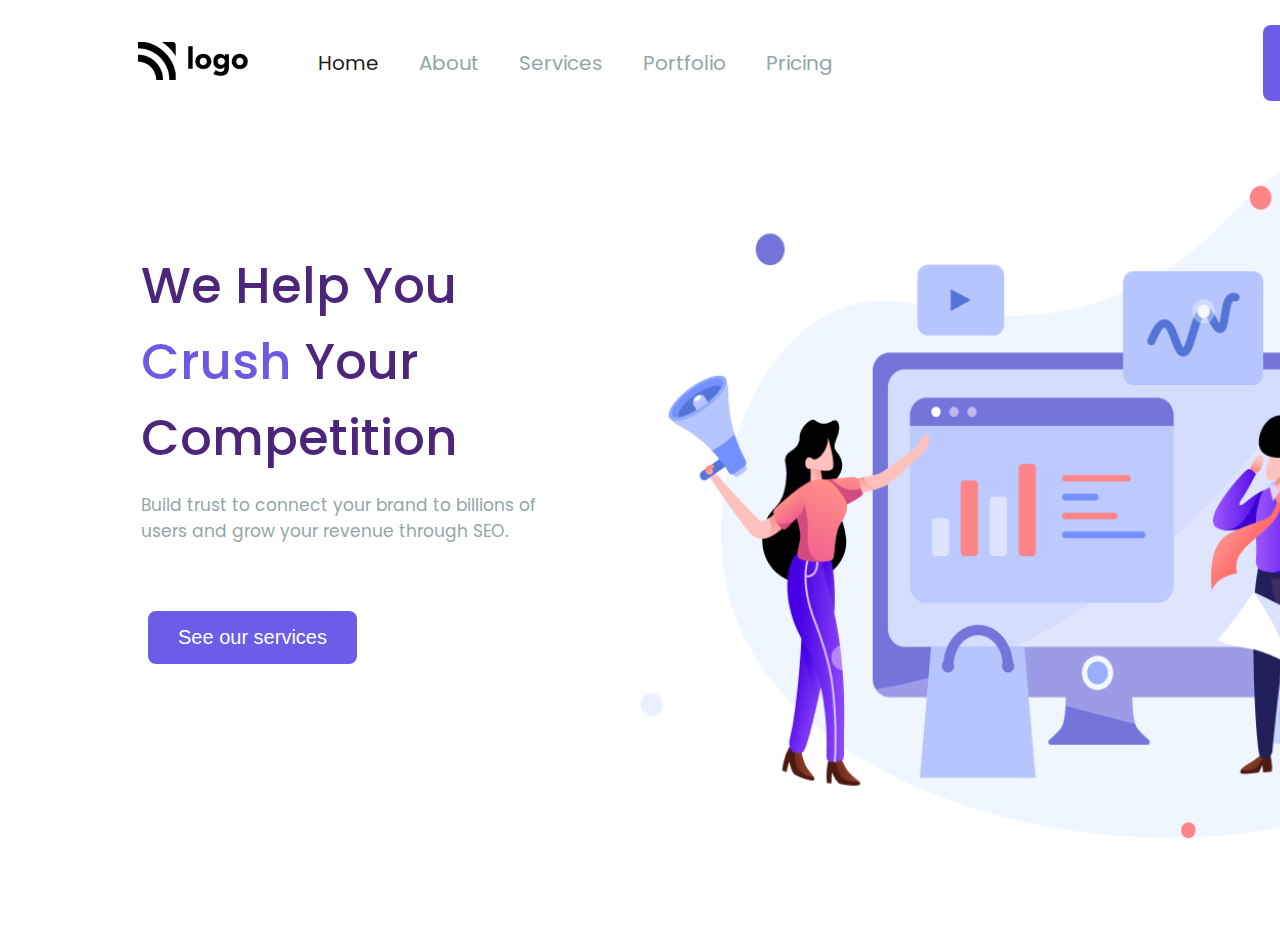
<file: HTML and CSS Projects/Project 1/index.html>
<!DOCTYPE html>
<html lang="en">
  <head>
    <meta charset="UTF-8" />
    <meta http-equiv="X-UA-Compatible" content="IE=edge" />
    <meta name="viewport" content="width=device-width, initial-scale=1.0" />
    <!-- stylesheet -->
    <link rel="stylesheet" href="style.css" />
    <!-- Font -->
    <link rel="preconnect" href="https://fonts.googleapis.com" />
    <link rel="preconnect" href="https://fonts.gstatic.com" crossorigin />
    <link
      href="https://fonts.googleapis.com/css2?family=Poppins:wght@200;300;400;500;600;700;800&display=swap"
      rel="stylesheet"
    />
    <title>SEO Master</title>
  </head>
  <body>
    <div class="container">
      <section aria-label="navbar">
        <nav class="navbar-container">
          <div>
            <img src="./assets/Logo.png" alt="brand-logo" />
          </div>
          <div class="grow-list">
            <ul class="list">
              <li class="list-item">Home</li>
              <li class="list-item">About</li>
              <li class="list-item">Services</li>
              <li class="list-item">Portfolio</li>
              <li class="list-item">Pricing</li>
               
            </ul>
          </div>
          <div class="button-group">
            <button class="nav-button">Contact Us</button>
          </div>
        </nav>
      </section>
      <!-- Banner -->
      <section aria-label="banner">
        <div class="banner-container">
          <!-- Left text -->
          <div>
            <h1 class="heading-text">
              We Help You <span>Crush</span> Your Competition
            </h1>
            <p class="description">
              Build trust to connect your brand to billions of users and grow
              your revenue through SEO.
            </p>
            <button class="nav-button btn">See our services</button>
          </div>
          <!-- Right Text -->
          <div>
            <img src="./assets/Header Illustration.png" alt="illustration"  />
          </div>
        </div>
      </section>
    </div>
  </body>
</html>
</file>
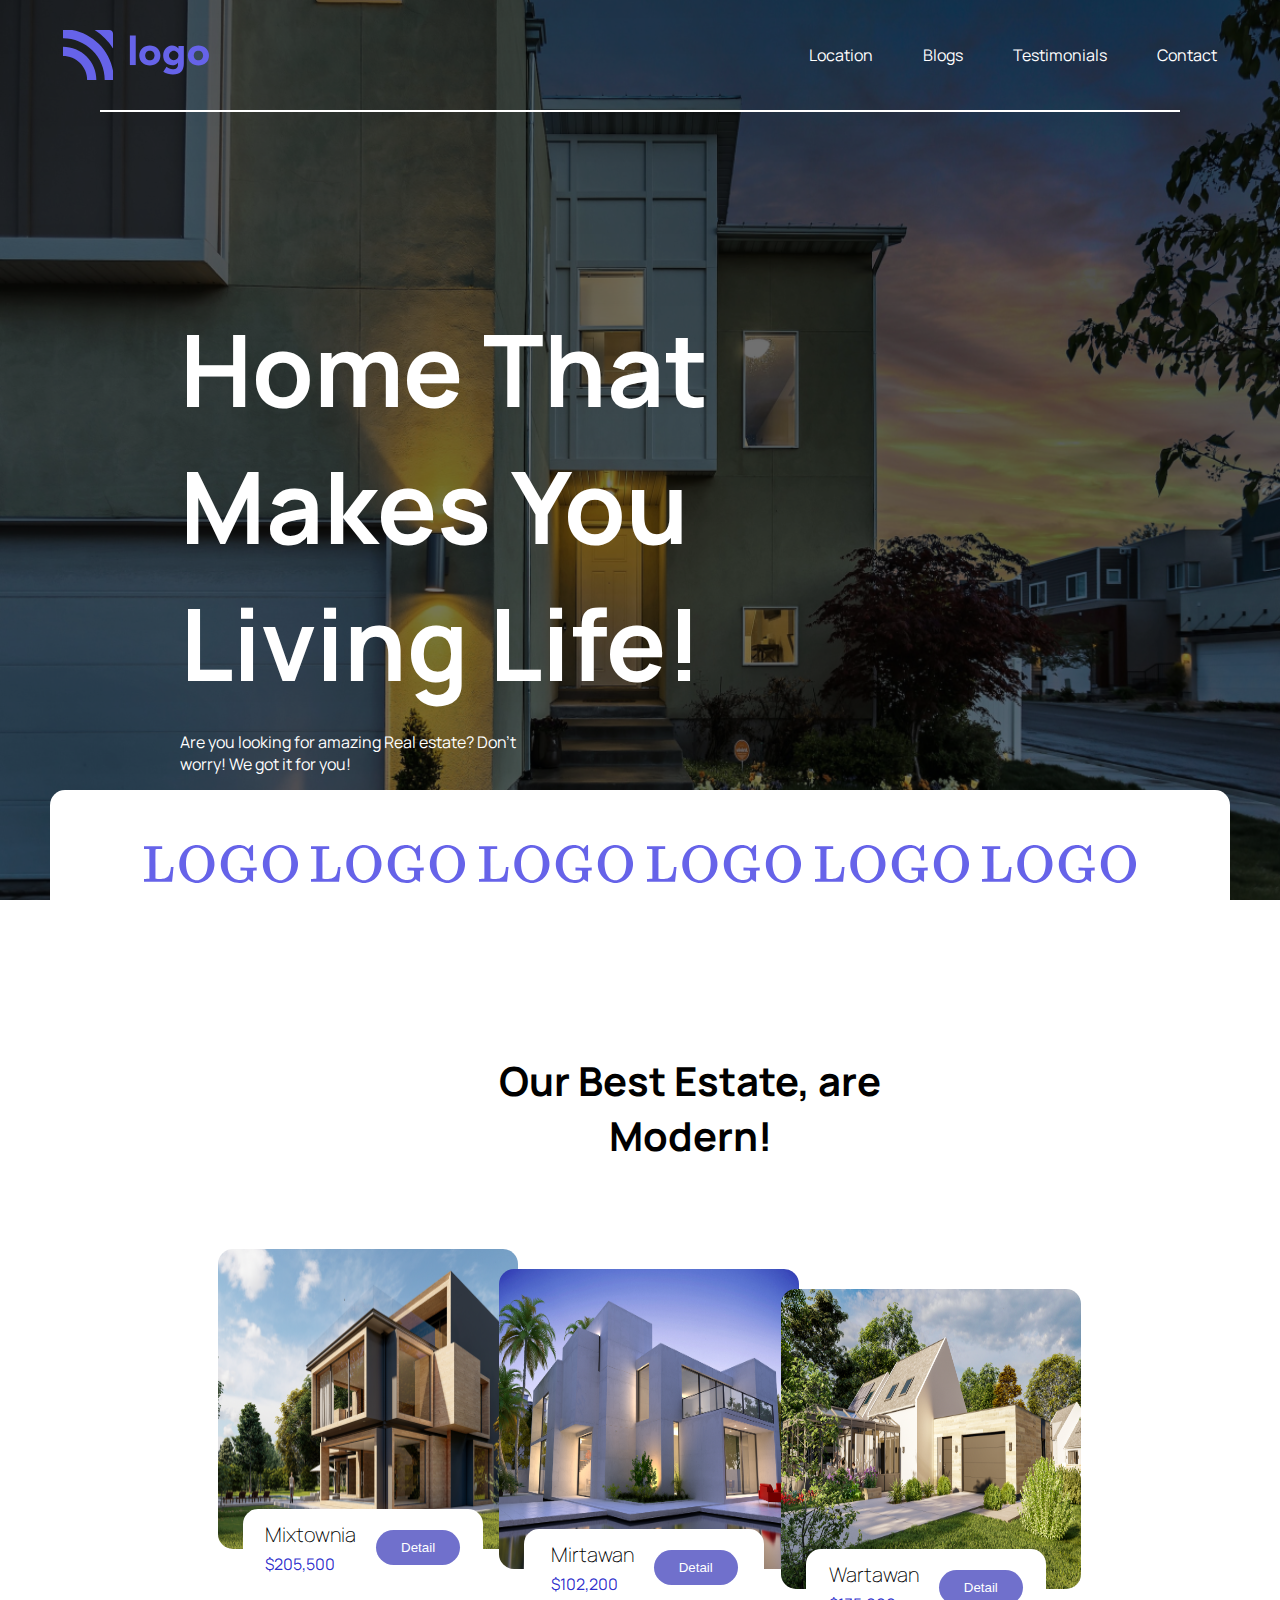
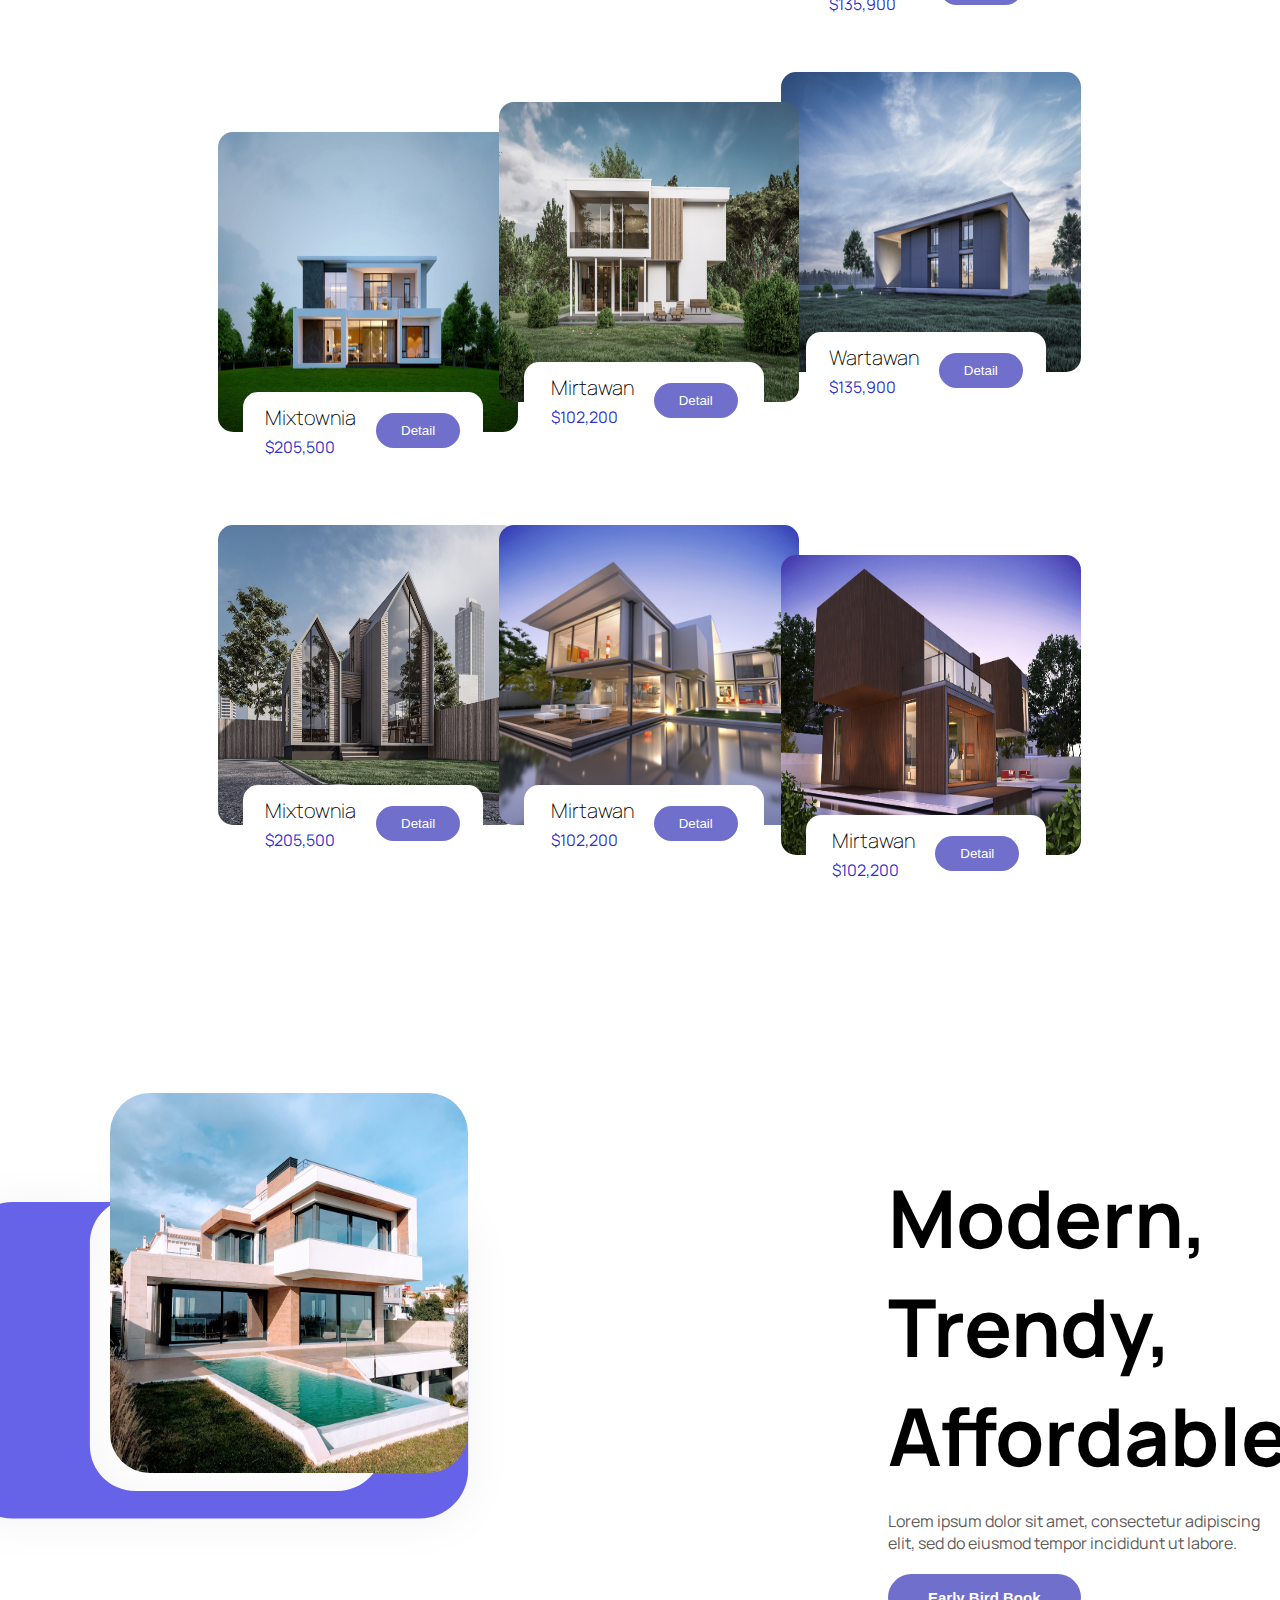
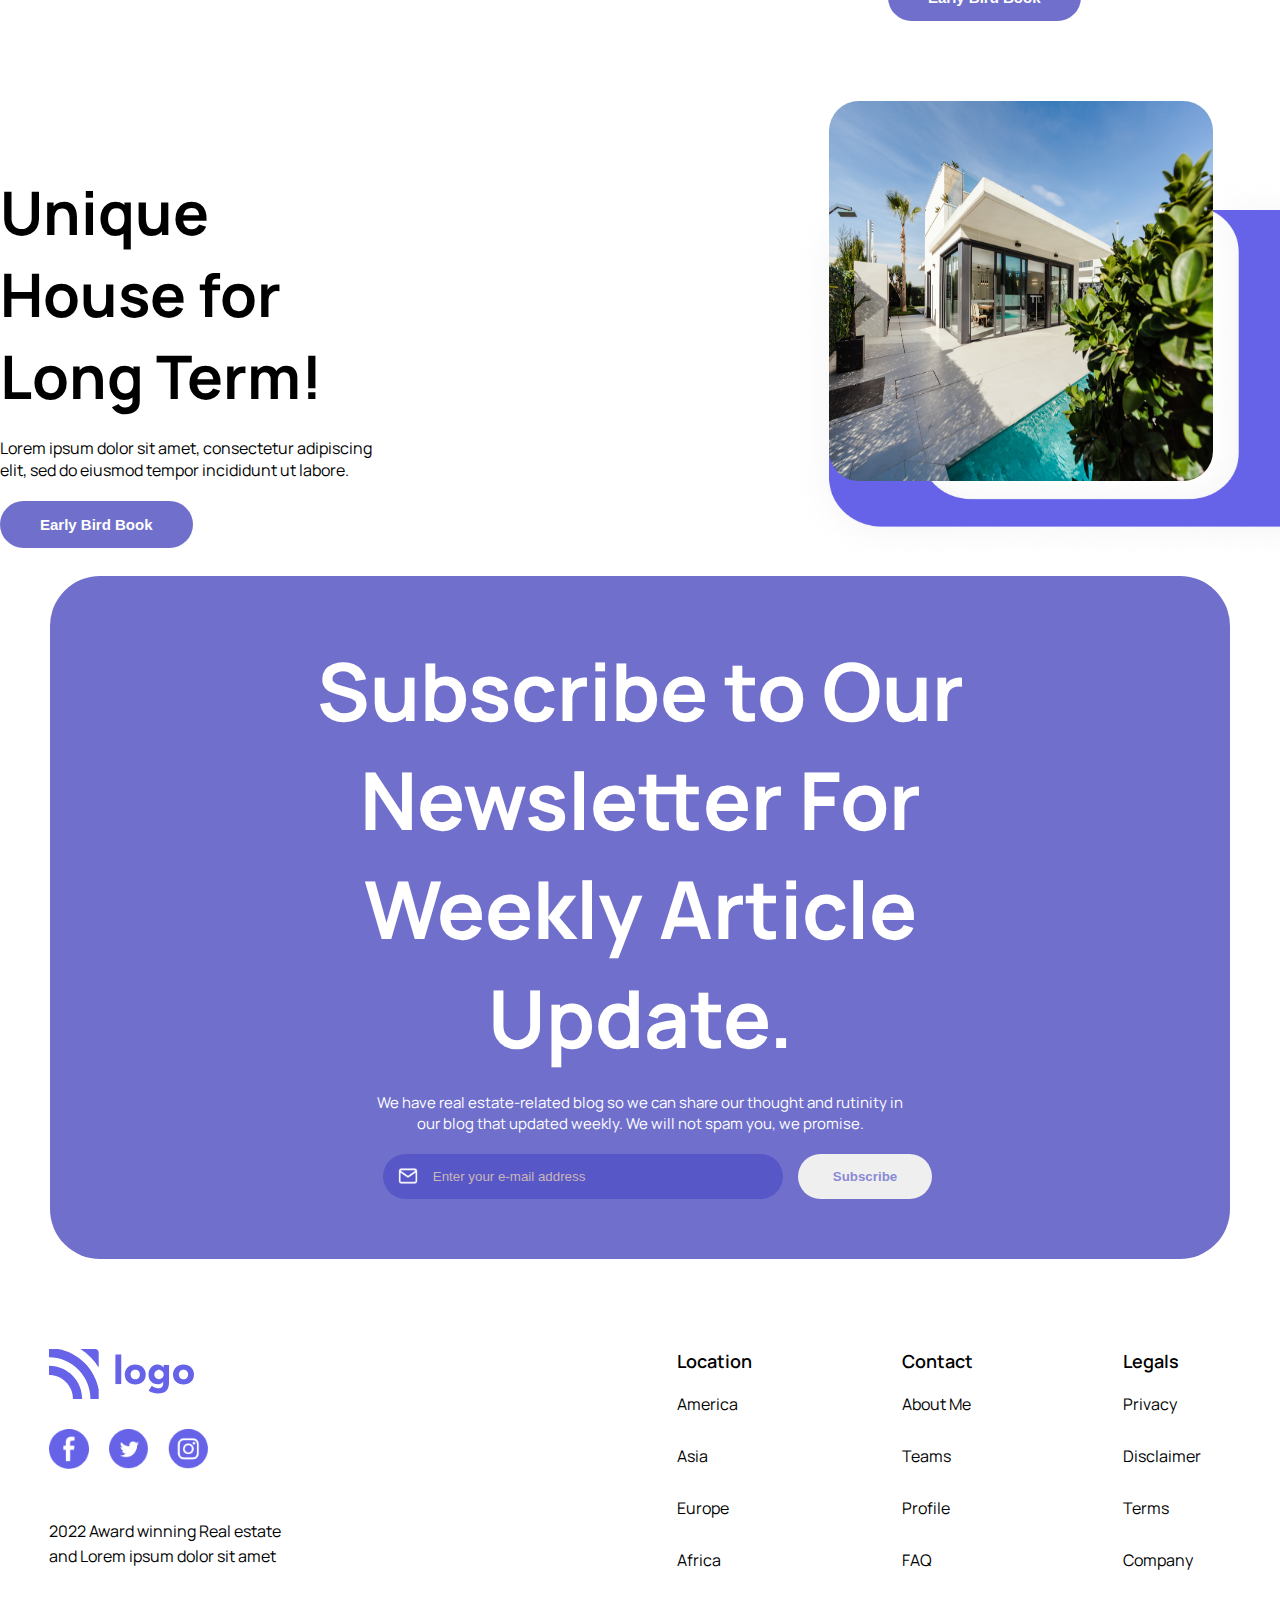
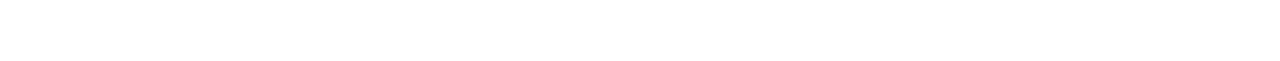
<file: HTML and CSS Projects/Project 10- Real Estate Landing Page/index.html>
<!DOCTYPE html>
<html lang="en">
<head>
    <meta charset="UTF-8">
    <meta http-equiv="X-UA-Compatible" content="IE=edge">
    <meta name="viewport" content="width=device-width, initial-scale=1.0">
    <title>Real Estate</title>
    <link rel="stylesheet" href="style.css">
</head>
<body>
    <!-- navbar -->
<nav class="navbar">
    <div class="header">
           <img  src="./Icons/Logo.svg" alt="">

           <ul class="items">
               <li>Location</li>
               <li>Blogs</li>
               <li>Testimonials</li>
               <li>Contact</li>
           </ul>
    </div> 

    <div class="horizontal-line">
         <div class="line"></div>
    </div>
    
    <section class="living-life">
            <div class="heading">
                 <h1>Home That Makes You Living Life!</h1>
            </div>

              <div class="para">
                   <p>Are you looking for amazing Real estate? Don't worry! We got it for you!</p>
              </div>
              
              <div class="learn-btn">
                   <button>Learn More</button>
              </div>
    </section>
</nav>

    <!-- logo names -->
     <section class="logo-imgs">

        
           <div>
                <img class="img1" src="./Icons/logoName.svg" alt="">
            </div>

            <div>
               <img class="img2" src="./Icons/logoName.svg" alt="">
            </div>

            <div>
               <img class="img3" src="./Icons/logoName.svg" alt="">
           </div>

           <div>
               <img class="img4" src="./Icons/logoName.svg" alt="">
          </div>

          <div>
               <img class="img5" src="./Icons/logoName.svg" alt="">
          </div>

          <div>
               <img class="img6" src="./Icons/logoName.svg" alt="">
          </div>
     
    </section>


     <!-- Best Estate -->
     <section class="best-estate">
          <div class="estate-heading">
               <h1>Our Best Estate, are Modern!</h1>
          </div>

             <div class="estate-card">
               
                  <div class="card1"> 
                 
                       <img src="./Photos/cardImage1.png" alt="">
                       <div class="heading">
                         <div class="price">
                             <h1>Mixtownia</h1>
                             <span>$205,500</span>
                          </div>
                       
                          <div class="detail-btn">
                              <button>Detail</button>
                           </div>
                       </div>
                  </div>


            
                  <div class="card2"> 
                       <img src="./Photos/cardImage2.png" alt="">
                       <div class="heading">
                           <div class="price">
                              <h1>Mirtawan</h1>
                              <span>$102,200</span>
                           </div>  
                           
                             <div class="detail-btn">
                                <button>Detail</button>
                             </div>   
                       </div>   
                  </div>


                  <div class="card3"> 
                       <img src="./Photos/cardImage3.png" alt="">
                       <div class="heading"> 
                            <div class="price">
                                <h1>Wartawan</h1>
                                <span>$135,900</span>
                            </div> 

                            <div class="detail-btn">
                                 <button>Detail</button>
                            </div> 
                      </div>
                  </div>
             



     
               <div class="card4"> 
                    <img src="./Photos/cardImage4.png" alt="">
                    <div class="heading"> 
                         <div class="price">
                            <h1>Mixtownia</h1>
                            <span>$205,500</span>
                        </div> 

                        <div class="detail-btn">
                             <button>Detail</button>
                        </div> 
                    </div>    
               </div>

               <div class="card5"> 
                    <img src="./Photos/cardImage5.png" alt="">
                    <div class="heading">
                         <div class="price">
                            <h1>Mirtawan</h1>
                            <span>$102,200</span>
                         </div>  
                         
                           <div class="detail-btn">
                              <button>Detail</button>
                           </div>   
                     </div>   
               </div>

              <div class="card6"> 
                    <img src="./Photos/cardImage6.png" alt="">
                    <div class="heading">
                         <div class="price">
                             <h1>Wartawan</h1>
                             <span>$135,900</span>
                         </div> 

                         <div class="detail-btn">
                              <button>Detail</button>
                         </div> 
                    </div>
     
              </div>
            
               <div class="card7"> 
                    <img src="./Photos/cardImage7.png" alt="">
                     <div class="heading"> 
                         <div class="price">
                            <h1>Mixtownia</h1>
                            <span>$205,500</span>
                        </div> 

                        <div class="detail-btn">
                             <button>Detail</button>
                        </div> 
                    </div>    
               </div>

               <div class="card8"> 
                    <img src="./Photos/cardImage8.png" alt="">
                     <div class="heading">
                          <div class="price">
                             <h1>Mirtawan</h1>
                             <span>$102,200</span>
                          </div>   

                           <div class="detail-btn">
                               <button>Detail</button>
                           </div> 

                     </div> 
               </div>

               <div class="card9"> 
                    <img src="./Photos/cardImage9.png" alt="">
                      <div class="heading">
                           <div class="price">
                              <h1>Mirtawan</h1>
                              <span>$102,200</span>
                           </div>  
                         
                           <div class="detail-btn">
                              <button>Detail</button>
                           </div>   
                     </div>   
               </div> 
         </div>  
            
</section>

     <!-- modern affordable -->
<section class="trendy">
          
     <div class="modern-estate1-left">
               <div class="feature1-img"> 
                     <img  src="./Icons/featureImageBg1.svg" alt=""> 
                   
               </div> 

               <div  class="house1-img">
                  <img src="./Photos/featuresImage1.png" alt="">
               </div>
          
          
          
             <div class="modern-estate2-right">

                  <div class="heading">
                     <h1>Modern, Trendy, Affordable!</h1>
                   </div>
               
                   <div class="para"> 
                       <p>Lorem ipsum dolor sit amet, consectetur adipiscing elit, 
                        sed do eiusmod tempor incididunt ut labore.</p>
                    </div>

                     <div class="btn1">
                         <button>Early Bird Book</button> 
                    </div> 
              </div>   
     </div>        
        
     
     <div class="trendy-book">
          <div class="modern-estate3-left">
               <div class="heading"> 
                    <h1>Unique House for Long Term!</h1>
               </div>
               
               <div class="para">
                    <p>Lorem ipsum dolor sit amet, consectetur adipiscing elit, 
                     sed do eiusmod tempor incididunt ut labore.</p>
               </div>  
               
               <div class="btn2">
                     <button>Early Bird Book</button>
               </div>
          </div>     
      
               <div class="modern-estate4-right">
                     <div class="house2-img">
                           <img src="./Photos/featuresImage2.png" alt="">
                    
                      </div>

                      <div class="feature2-img">
                    
                         <img  src="./Icons/featureImageBg2.png" alt="">
                      </div>       
               </div> 
        </div>       
</section>

     <!-- article update -->
<section class="newsletter">
              <div class="heading">
                    <h1>Subscribe to Our Newsletter For Weekly Article Update.</h1>
              </div>

               <div class="para">
                     <p>We have real estate-related blog so we can share our thought
                        and rutinity in our blog that updated weekly. We will not spam you,
                        we promise.
                     </p>
               </div>

               <div class="subscribe"> 
                    <img class="mail-img" src="./Icons/mail.png" alt="">
                    <input class="email" type="text" placeholder="Enter your e-mail address">
                    <input class="subscribe-btn" type="button" value="Subscribe">
               </div>
     </section> 

<!-- footer -->
<footer class="footer">
     <!--  left section  -->
      <div class="left-footer"> 
            
                 <img src="./Icons/Logo.svg" alt="">
            
        
             <div class="social-imgs">
                   <img src="./Icons/facebook.png" alt="">
                   <img src="./Icons/twitter.png" alt="">
                   <img src="./Icons/instagram.png" alt="">
             </div>

             <div class="para">
                  <p>2022 Award winning Real estate and Lorem ipsum 
                    dolor sit amet
                   </p>
              </div>
       </div> 

       <!-- right-section -->
      <div class="right-footer">
            <div>
                <h1>Location</h1>
                <ul class="lists">
                    <li>America</li>
                    <li>Asia</li>
                    <li>Europe</li>
                    <li>Africa</li>
                </ul>
            </div>

            <div>
                <h1>Contact</h1>
                <ul class="lists">
                    <li>About Me</li>
                    <li>Teams</li>
                    <li>Profile</li>
                    <li>FAQ</li>
                </ul>
            </div>

            <div>
                <h1>Legals</h1>
                <ul class="lists">
                    <li>Privacy</li>
                    <li>Disclaimer</li>
                    <li>Terms</li>
                    <li>Company</li>
                </ul>
            </div>
        </div> 
</footer>
</body>
</html>
</file>
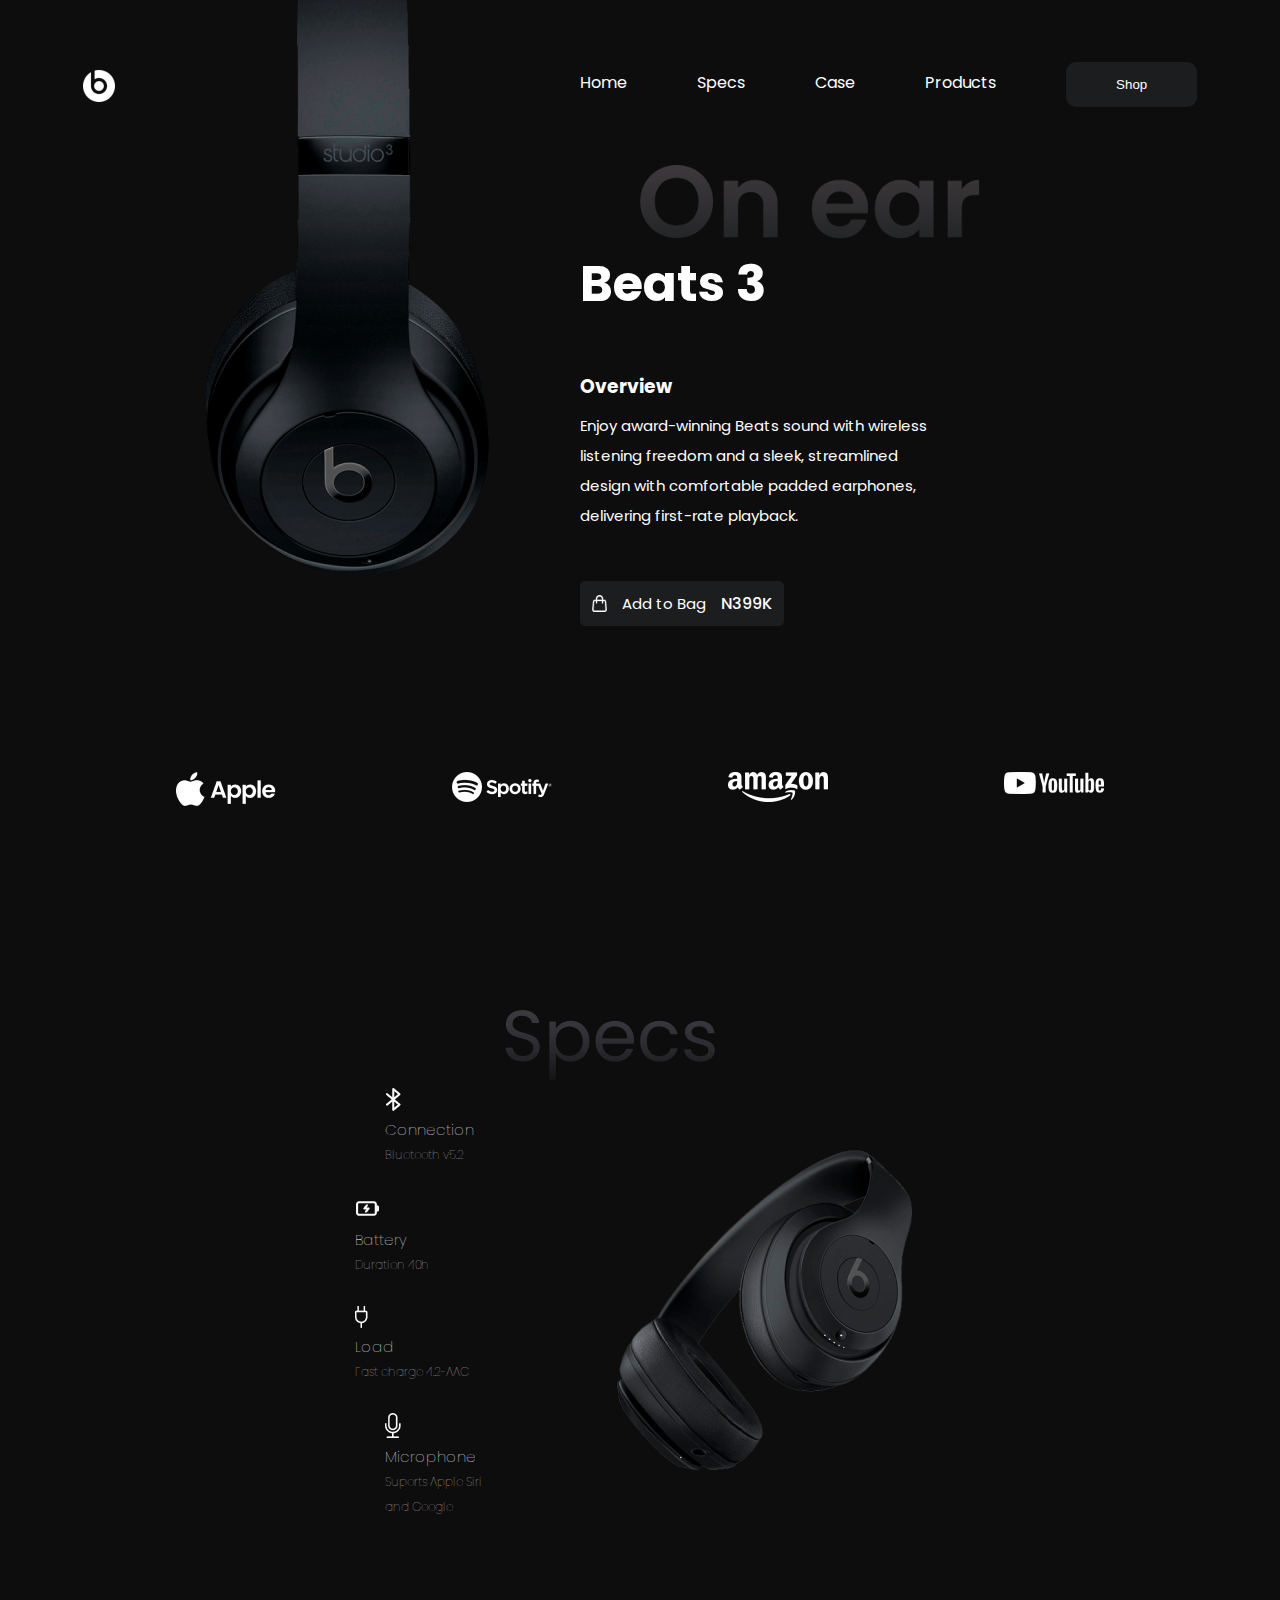
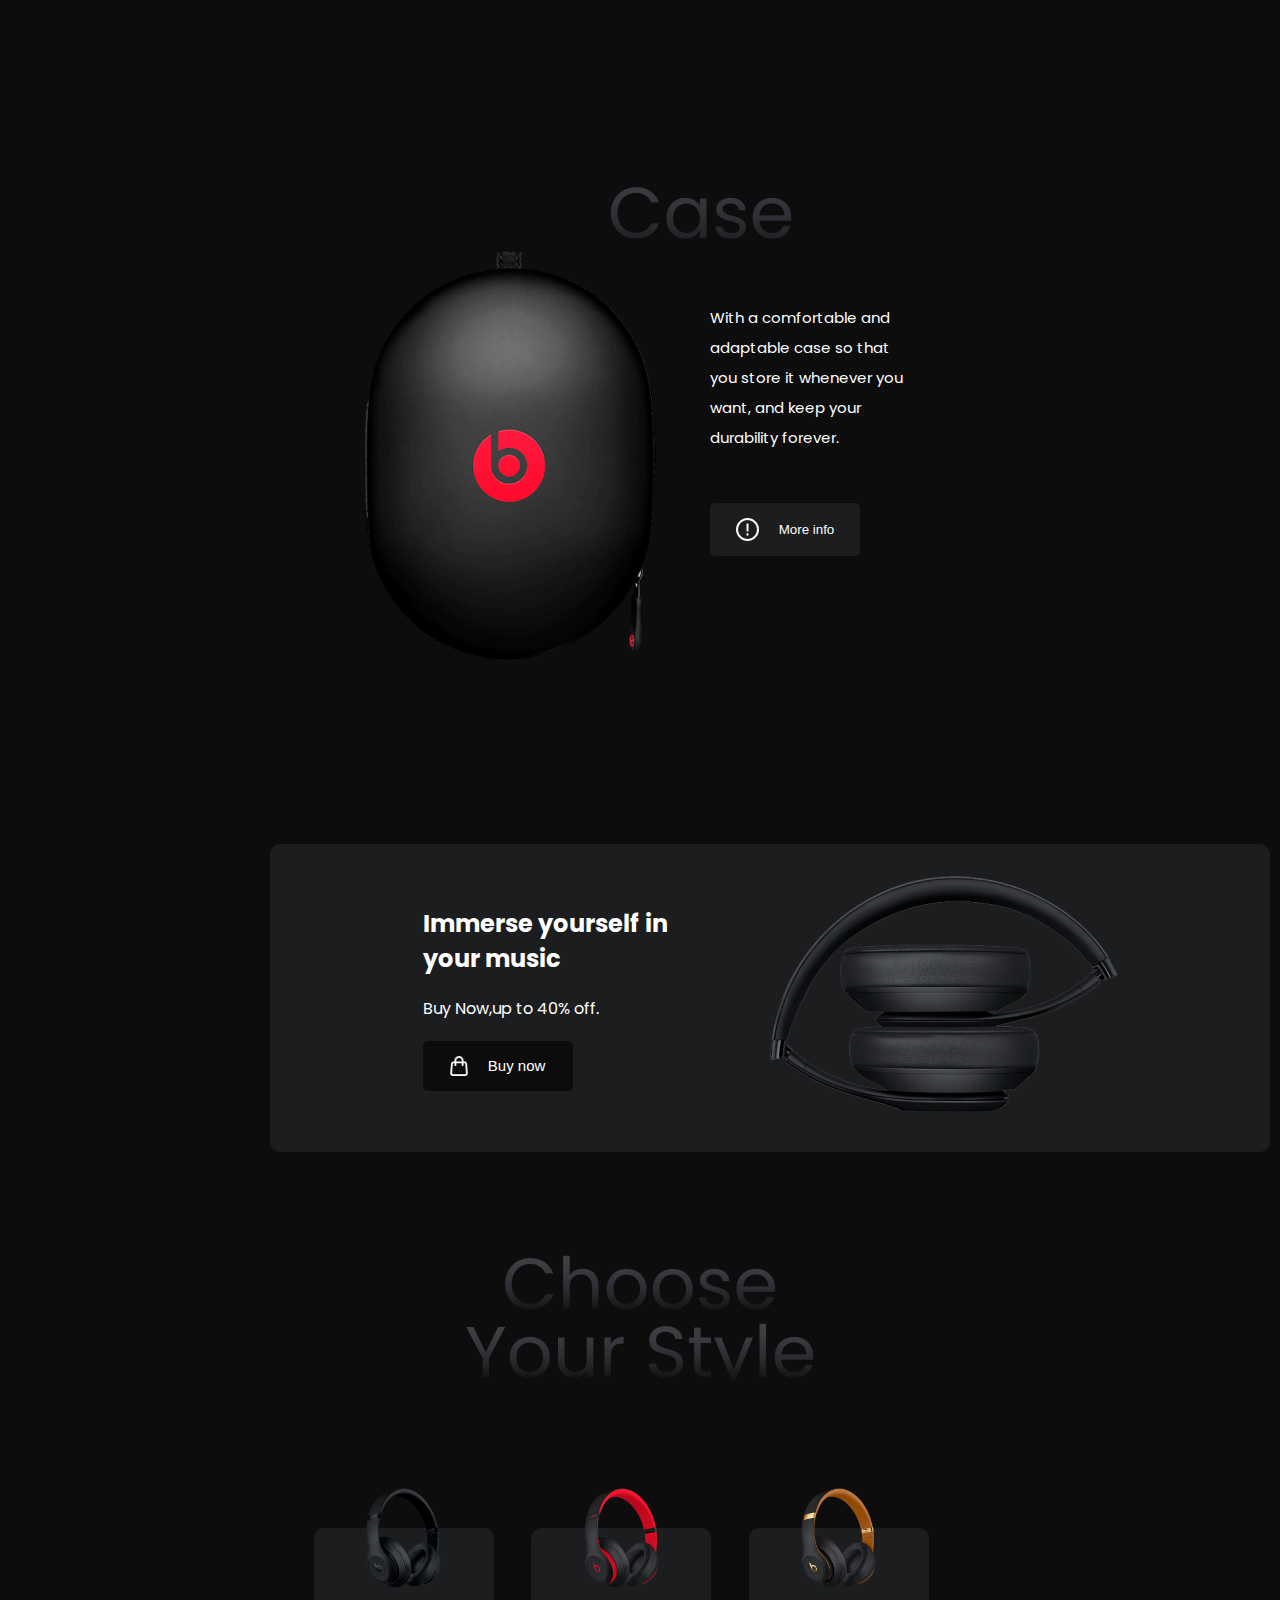
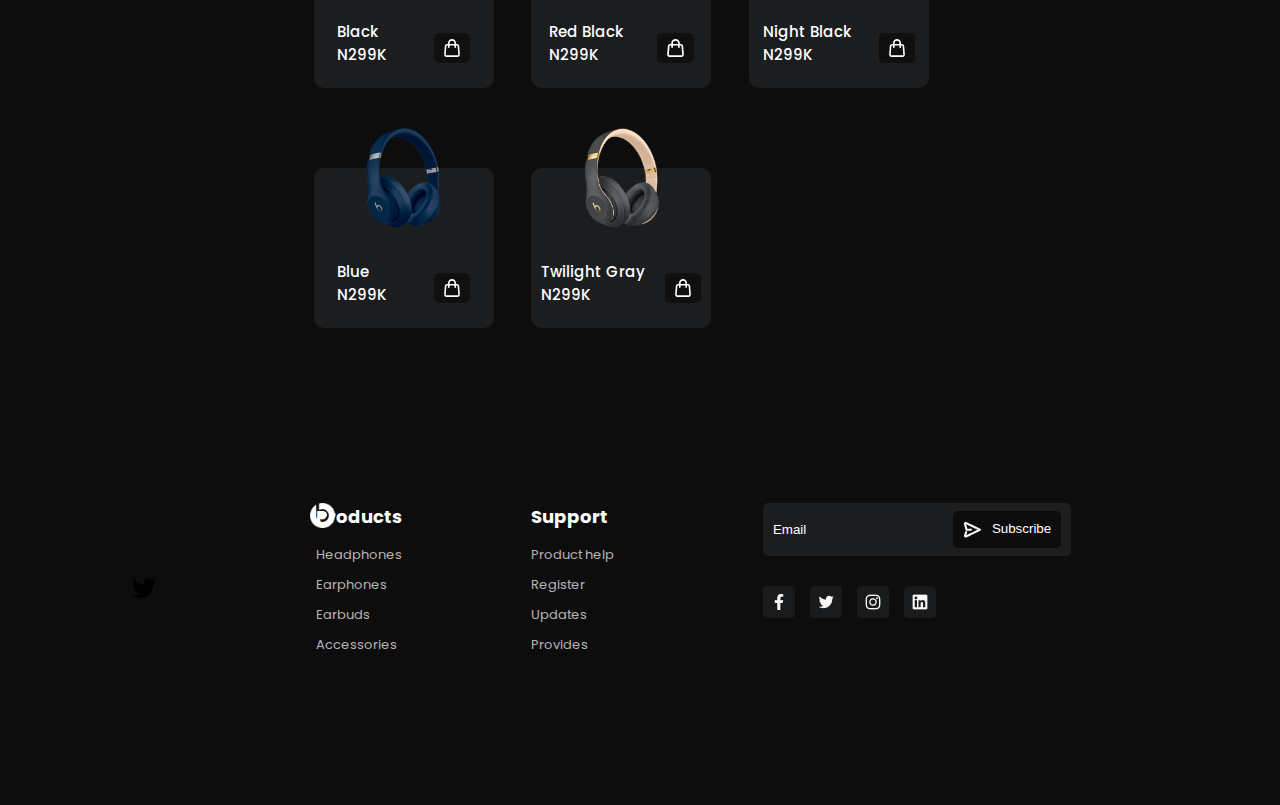
<file: HTML and CSS Projects/Project 11-Beats Main Landing Page/index.html>
<!DOCTYPE html>
<html lang="en">
<head>
    <meta charset="UTF-8">
    <meta http-equiv="X-UA-Compatible" content="IE=edge">
    <meta name="viewport" content="width=device-width, initial-scale=1.0">
    <title>Main Landing Page</title>
    <link rel="stylesheet" href="style.css">
    <link rel="stylesheet" href="https://cdn.jsdelivr.net/npm/bootstrap-icons@1.10.3/font/bootstrap-icons.css">
</head>
<body>
     
<!-- navbar -->
<nav class="navbar">
          <div>
            <img src="./Photos/beatsLogo.png" alt="">
           
          </div>  
          <img class="main-img" src="./Photos/mainImage.png" alt="">
        
    
          <div class="overview">
             
                <ul class="item">
                    <li>Home</li>
                    <li>Specs</li>
                    <li>Case</li>
                    <li>Products</li>
                    <button>Shop</button>
                 </ul>
               
                   
           
                  <div class="heading">
                       <img src="./Photos/onEar.png" alt="">
                       <h2>Beats 3</h2>
                  </div>       
                
                   <div class="info">
                      <h3>Overview</h3>
                      <p>Enjoy award-winning Beats sound with wireless
                      listening freedom and a sleek, streamlined design
                      with comfortable padded earphones, delivering
                      first-rate playback.</p>
                   </div>

                   <div class="shopping-btn">
                       <img src="./Icons/shoppingBag.png" alt="">
                       <span class="add-to-bag">Add to Bag</span>
                       <span class="price">N399K</span>
                   </div>
            
            </div>

            
       </nav>

       <!-- logo images -->
       <section class="logo-img">
             <div>
                <img src="./Photos/appleLogo.png" alt="">
             </div>  

             <div>
                <img src="./Photos/spotifyLogo.png" alt="">
             </div>  

             <div>
                <img src="./Photos/amazonLogo.png" alt="">
             </div>  

             <div>
                <img src="./Photos/youtubeLogo.png" alt="">
             </div>  
       </section>

 <!-- specs -->
<section class="specs">
 <!-- left-section -->
     <div class="specs-left-section">
                  <div>
                       <img class="specs-logo" src="./Icons/specsLogo.png" alt="">
                   </div>
          <div class="equipements">
             
                      <div class="headphone">
                          <img src="./Icons/bluetooth.png" alt="">
                          <h3>Connection</h3>
                          <span>Bluetooth v5.2</span>
                      </div>

              
                     <div class="headphone">
                          <img src="./Icons/battery.png" alt="">
                          <h3>Battery</h3>
                          <span>Duration 40h</span>
                     </div>
                 

                     <div class="headphone">
                         <img src="./Icons/charger.png" alt="">
                          <h3>Load</h3>
                         <span>Fast charge 4.2-AAC</span>
                     </div>
                    
                  

                      <div class="headphone">
                           <img src="./Icons/mic.png" alt="">
                           <h3>Microphone</h3>
                           <span>Suports Apple Siri <br> and Google</span>
                      </div>
                    
          </div>
     </div>
         
            <!-- right-section -->
            <div class="specs-right-section">
                 <div>
                       <img src="./Photos/specsImage.png" alt="">
                  </div>
            </div>
      </section>

<!-- case -->
<section class="case">
     <!-- left-section -->
                 <div class="case-left-section">
                        <div>
                             <img class="case-logo-img" src="./Icons/caseLogo.png" alt="">
                        </div>

                        <div>
                            <img class="case-img" src="./Photos/caseImage.png" alt="">
                        </div>
                 </div>

            <!-- right-section -->
                 <div class="case-right-section">
                         <div>
                              <p class="para">With a comfortable and</p> 
                                adaptable case so that you 
                                store it whenever you
                                want, and keep your durability
                                forever.</p>
                         </div>

                         <button class="btn">
                             <img src="./Icons/group.png" alt="">
                             <a href="">More info</a>
                         </button>
                 </div>
      </section>

<!-- immerse -->
<section class="immerse">
     
      <!-- left-section -->
           <div class="music-left-section">
                 <div>
                      <h2>Immerse yourself in</h2>
                      <h2>your music</h2>
                 </div>

                 <div>
                      <span>Buy Now,up to 40% off.</span>
                 </div>

                 <button>
                    <img src="./Icons/shoppingBag.png" alt="">
                      <span>Buy now</span>
                </button>
                 
            </div>

      <!-- right-section -->
                <div class="music-right-section">
                        <div>
                             <img src="./Photos/buyNowSectionImage.png" alt="">
                        </div>
                </div>
    
</section>

<!-- choose style -->
<section class="style">
         <div class="product-logo-img">
              <div>
                 <img src="./Icons/productLogo.png" alt="">
              </div>
          </div>      

          <div class="headphones">
               <div class="head-style">
                   <img class="headphone-img" src="./Photos/black.png" alt=""> 
                
                    <div class="bottom-text">
                         <div>
                              <p>Black<p>
                             <p>N299K</p>
                         </div>

                          <button class="shop-img">
                               <img class="group-img" src="./Icons/Group.svg" alt="">
                          </button>   
                    </div>  
              </div>

              <div class="head-style">
                    <img class="headphone-img" src="./Photos/redBlack.png" alt=""> 
                   
                    <div class="bottom-text">
                        
                             <div class="heading-headphone">
                                 <p>Red Black</p>
                                 <p>N299K</p>
                             </div>

                             <button class="shop-img">
                                 <img class="group-img" src="./Icons/Group.svg" alt="">
                              </button>
                        
                    </div>
              </div>
              

              <div class="head-style">
                     <img class="headphone-img" src="./Photos/nightBlack.png" alt=""> 
                     
                     <div class="bottom-text">

                        <div class="heading-headphone">
                              <p>Night Black</p>
                              <p>N299K</p>
                        </div>
                     
                         <button  class="shop-img">
                             <img class="group-img" src="./Icons/Group.svg" alt="">
                        </button>


                    </div>
              </div>
             
              <div class="head-style">
                     <img class="headphone-img" src="./Photos/blue.png" alt=""> 
                   
                     <div class="bottom-text">

                           <div>
                                <p>Blue</p>
                                <p>N299K</p>
                           </div>

                            <button  class="shop-img">
                                 <img class="group-img" src="./Icons/Group.svg" alt="">
                           </button>
                     </div>     
              </div>

              <div class="head-style">
                   <img class="headphone-img" src="./Photos/twilightGray.png" alt=""> 
                   
                  <div class="bottom-text">
                         <div>
                            <p>Twilight Gray</p>
                            <p>N299K</p>
                         </div>


                         <button class="shop-img">
                              <img class="group-img" src="./Icons/Group.svg" alt="">
                         </button>
                 </div>
          </div>


    </section>

<!-- footer -->
<footer class="footer">
        
     
            <img class="twitter-dark-img" src="./Icons/twitterDark.png" alt=""> 
           

            <div>
                  <img class="beats-logo-img" src="./Photos/beatsLogo.png" alt="">
            </div>

            <div class="footer-list">
                <div class="heading">
                      <h1>Products</h1>
                </div>

                 <ul>
                     <li>Headphones</li>
                     <li>Earphones</li>
                     <li>Earbuds</li>
                     <li>Accessories</li>
                 </ul>
            </div>

            <div class="footer-list">
                <div class="heading">
                   <h1>Support</h1>
                </div>

               <ul>
                   <li>Product help</li>
                   <li>Register</li>
                   <li>Updates</li>
                   <li>Provides</li>
               </ul>
          </div>

     <div class="email-address">
          <div class="input-btn">
               <div class="email-input">
                    <input class="email" type="email" name="" placeholder="Email">
                     <button>
                          <img src="./Icons/rightArrow.png" alt="">
                           Subscribe
                      </button>
                </div>
          </div>

          <div class="imgs">
                <div>
                      <img src="./Icons/facebook.png" alt="">
                </div>

                 <div>
                       <img src="./Icons/twitter.png" alt="">
                 </div>

                <div>
                      <img src="./Icons/instagram.png" alt="">
                </div>

                 <div>
                        <img src="./Icons/linkedin.png" alt="">
                 </div>

                 <div class="uparrow-img">
                       <img src="./Icons/upArrow.png" alt="">
                 </div>
          </div>
     </div>     
    </footer>
</body>

</html>
</file>
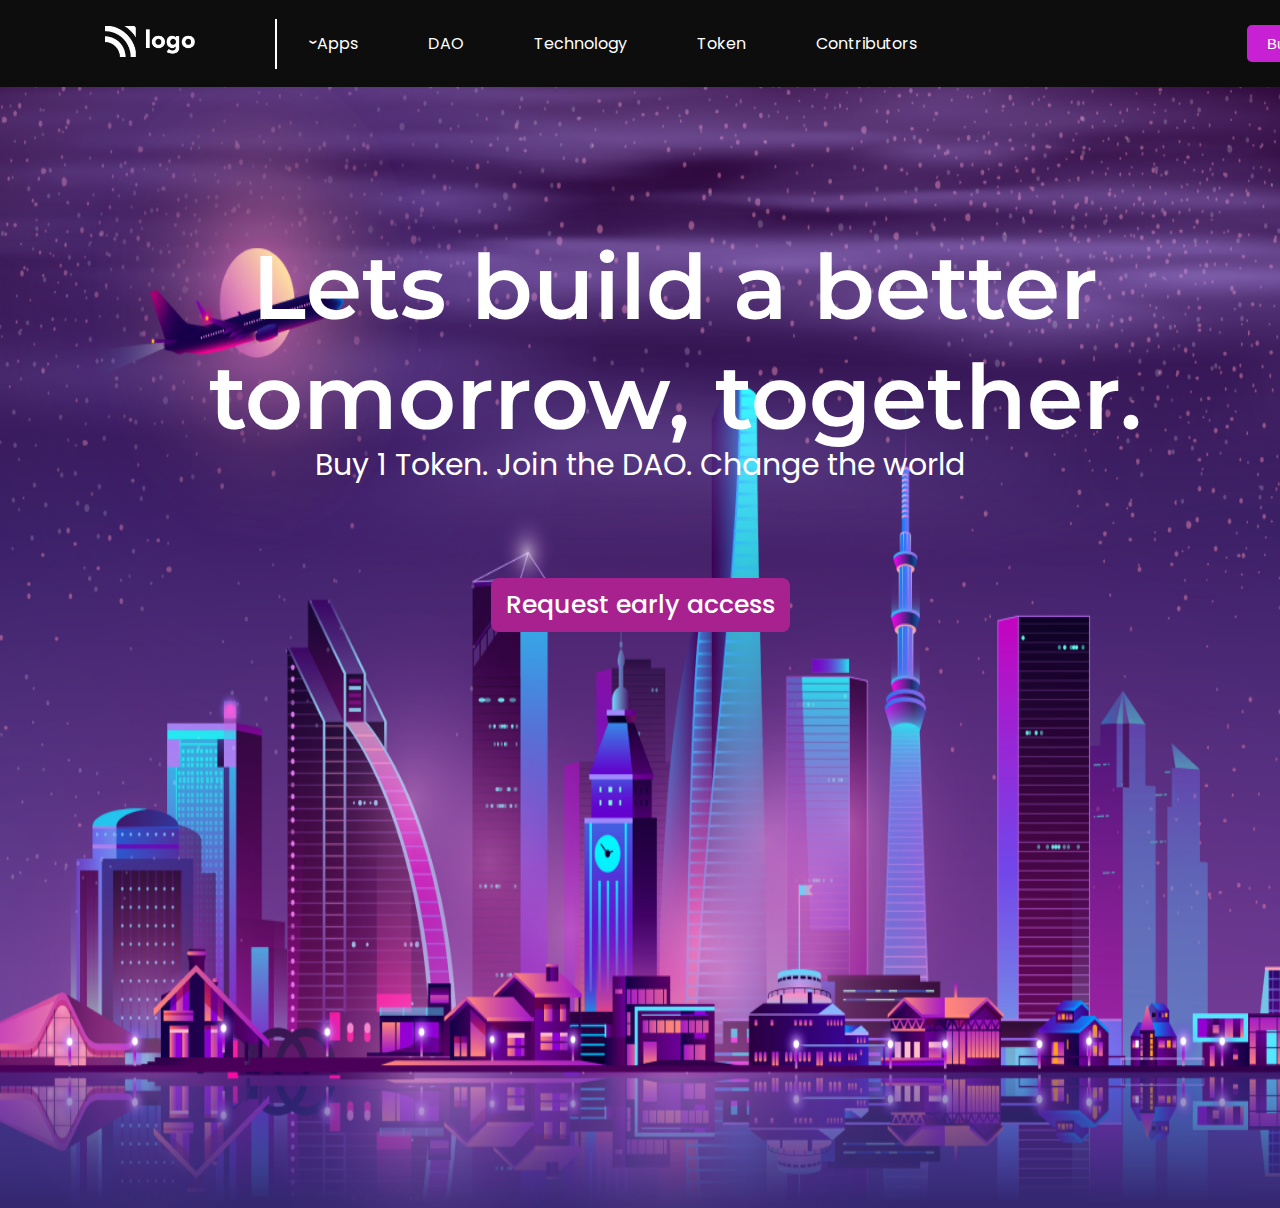
<file: HTML and CSS Projects/Project 2/index.html>
<!DOCTYPE html>
<html lang="en">
  <head>
    <meta charset="UTF-8" />
    <meta http-equiv="X-UA-Compatible" content="IE=edge" />
    <meta name="viewport" content="width=device-width, initial-scale=1.0" />
    <link rel="stylesheet" href="style.css" />
    <link rel="preconnect" href="https://fonts.googleapis.com" />
    <link rel="preconnect" href="https://fonts.gstatic.com" crossorigin />
    <link
      href="https://fonts.googleapis.com/css2?family=Poppins:wght@200;300;400;500;600;700;800&display=swap"
      rel="stylesheet"
    />
    <link rel="preconnect" href="https://fonts.googleapis.com" />
    <link rel="preconnect" href="https://fonts.gstatic.com" crossorigin />
    <link
      href="https://fonts.googleapis.com/css2?family=Montserrat:wght@600;700;800&display=swap"
      rel="stylesheet"
    />

    <title>Crypto Market</title>
  </head>
  <body>
    <div class="container">
      <section aria-label="navbar">
        <nav class="navbar">
          <div>
            <img src="./assets/white-logo.png" alt="logo" class="logo" />
          </div>
          <div class="line"></div>
          <div class="grow-list">
            <ul class="list">
              <li class="list-item">Apps</li>
              <li class="list-item">DAO</li>
              <li class="list-item">Technology</li>
              <li class="list-item">Token</li>
              <li class="list-item">Contributors</li>
            </ul>
          </div>
          <div>
            <button class="button-small">Buy 1 Token</button>
          </div>
        </nav>
      </section>
      <!-- Hero Section -->
      <section aria-label="hero">
        <div class="hero">
          <h1 class="hero-heading">Lets build a better tomorrow, together.</h1>
          <p class="hero-description">
            Buy 1 Token. Join the DAO. Change the world
          </p>
          <button class="button-large">Request early access</button>
        </div>
      </section>
    </div>
  </body>
</html>
</file>
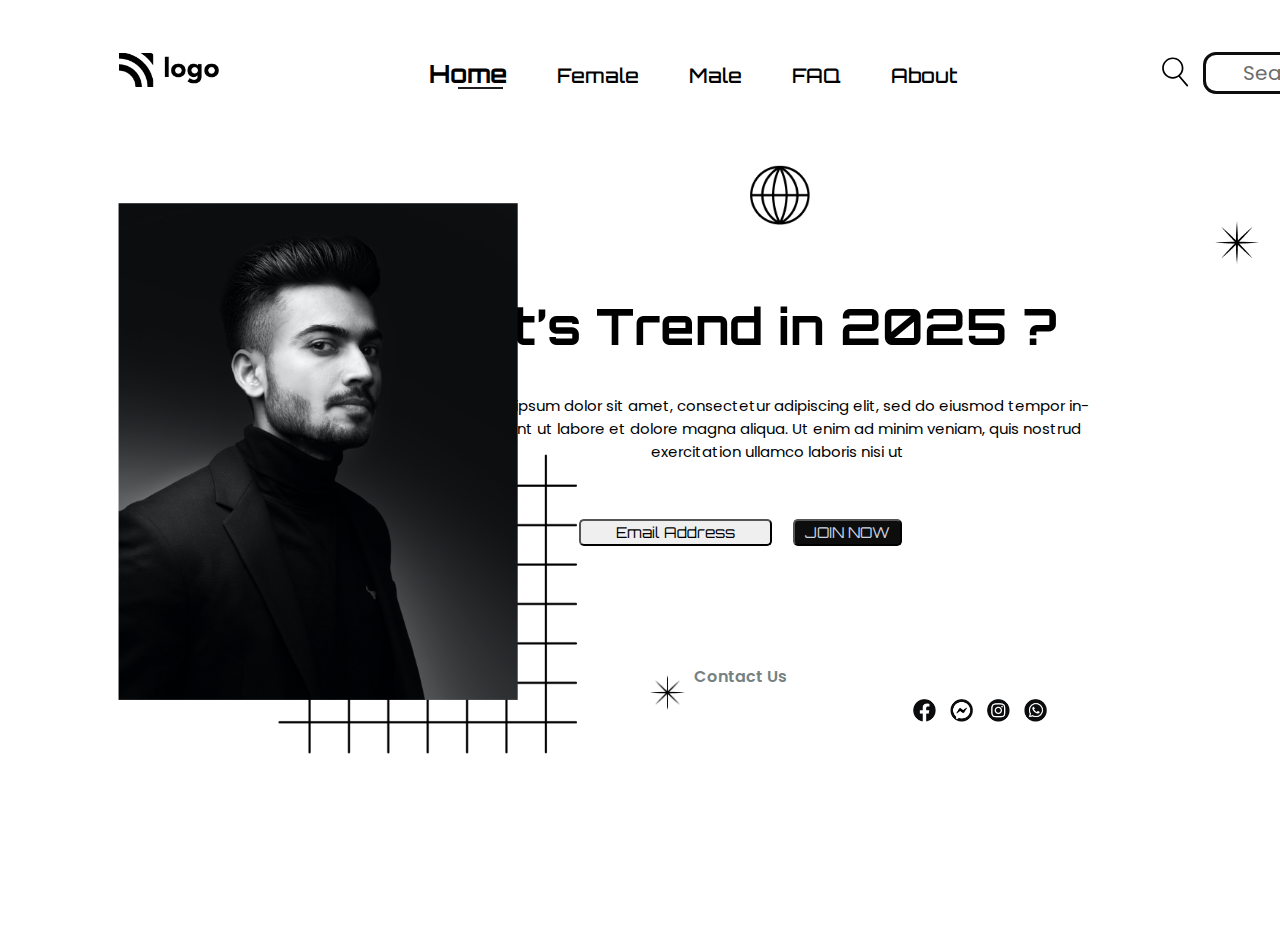
<file: HTML and CSS Projects/Project 3/index.html>
<!DOCTYPE html>
<html lang="en">
  <head>
    <meta charset="UTF-8" />
    <meta http-equiv="X-UA-Compatible" content="IE=edge" />
    <meta name="viewport" content="width=device-width, initial-scale=1.0" />
    <!-- CSS File -->
    <link rel="stylesheet" href="./style.css" />
    <!-- Font Orbiton -->
    <link rel="preconnect" href="https://fonts.googleapis.com" />
    <link rel="preconnect" href="https://fonts.gstatic.com" crossorigin />
    <link
      href="https://fonts.googleapis.com/css2?family=Orbitron:wght@400;500;600;700;800&display=swap"
      rel="stylesheet"
    />

    <!-- FONT Poppins -->
    <link rel="preconnect" href="https://fonts.googleapis.com" />
    <link rel="preconnect" href="https://fonts.gstatic.com" crossorigin />
    <link
      href="https://fonts.googleapis.com/css2?family=Poppins:wght@200;300;400;500;600;700&display=swap"
      rel="stylesheet"
    />
    <title>Fashion Hub</title>
  </head>

  <!-- FSJS 2.0 Project One -->
  <body>
    <div class="container">
      <!-- Navbar Section -->
      <section aria-label="navbar">
        <nav class="navbar-container">
          <div>
            <img src="./assets/Logo.png" alt="brand-logo" />
          </div>
          <div>
            <ul class="list">
              <li class="list-item">Home</li>
              <li class="list-item">Female</li>
              <li class="list-item">Male</li>
              <li class="list-item">FAQ</li>
              <li class="list-item">About</li>
            </ul>
          </div>
          <div class="button-group">
            <div class="search-icon">
              <svg
                width="32"
                height="30"
                viewBox="0 0 32 35"
                fill="none"
                xmlns="http://www.w3.org/2000/svg"
              >
                <path
                  d="M13.42 25.34C6.56004 25.34 0.97998 19.76 0.97998 12.9C0.97998 6.03999 6.56004 0.459991 13.42 0.459991C20.28 0.459991 25.86 6.03999 25.86 12.9C25.87 19.76 20.28 25.34 13.42 25.34ZM13.42 2.44999C7.66004 2.44999 2.97998 7.13999 2.97998 12.89C2.97998 18.64 7.66004 23.33 13.42 23.33C19.18 23.33 23.86 18.64 23.86 12.89C23.86 7.13999 19.18 2.44999 13.42 2.44999Z"
                  fill="black"
                />
                <path
                  d="M30.35 34.4C30.07 34.4 29.7899 34.28 29.5899 34.05L19.75 22.53C19.39 22.11 19.44 21.48 19.86 21.12C20.28 20.76 20.91 20.81 21.27 21.23L31.11 32.75C31.47 33.17 31.42 33.8 31 34.16C30.81 34.32 30.58 34.4 30.35 34.4Z"
                  fill="black"
                />
              </svg>
            </div>
            <div><button class="nav-button">Search</button></div>
          </div>
        </nav>
      </section>
      <!-- Hero Banner Section -->
      <section aria-label="banner">
        <div class="hero-container">
          <!-- --------------- -->
          <!-- Patterns -->
          <!-- ---------------- -->
          <span class="square">
            <img src="./assets/squares.png" alt="square-pattern" />
          </span>
          <!-- Star -->
          <span class="star">
            <img src="./assets/start.png" alt="start-pattern" />
          </span>
          <!-- Star -->
          <span class="star">
            <img src="./assets/start.png" alt="start-pattern" />
          </span>
          <!-- Globe -->
          <span class="globe">
            <img src="./assets/globe.png" alt="globe-pattern" />
          </span>
          <div>
            <img src="./assets/Image.png" alt="person-hero-iamge" />
          </div>
          <div class="hero-container-right">
            <h1 class="hero-heading">What’s Trend in 2025 ?</h1>
            <p class="hero-description">
              Lorem ipsum dolor sit amet, consectetur adipiscing elit, sed do
              eiusmod tempor in- cididunt ut labore et dolore magna aliqua. Ut
              enim ad minim veniam, quis nostrud exercitation ullamco laboris
              nisi ut
            </p>
            <div>
              <button class="button-email">Email Address</button>
              <button class="button-join">JOIN NOW</button>
            </div>
            <div>
              <h4 class="contact-heading">Contact Us</h4>
              <div class="icons">
                <span>
                  <img src="./assets/Group.png" alt="facebook-icon" />
                </span>
                <span>
                  <img src="./assets/Group (1).png" alt="messenger-icon" />
                </span>
                <span>
                  <img src="./assets/Group (2).png" alt="instagram-icon" />
                </span>
                <span>
                  <img src="./assets/Group (3).png" alt="whatsapp-icon" />
                </span>
              </div>
            </div>
          </div>
        </div>
      </section>
    </div>
  </body>
</html>
</file>
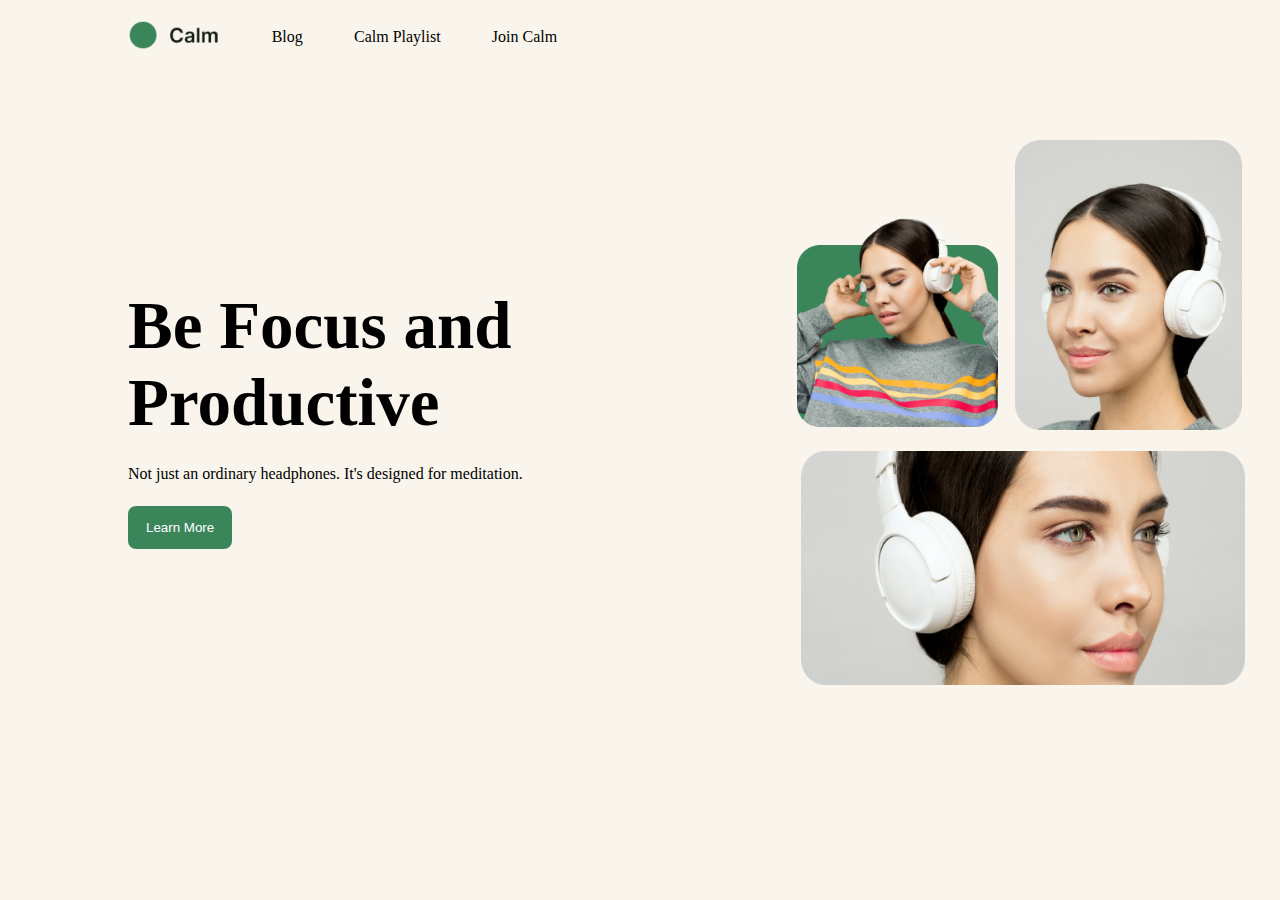
<file: HTML and CSS Projects/Project 4/index.html>
<!DOCTYPE html>
<html lang="en">
<head>
    <meta charset="UTF-8">
    <meta http-equiv="X-UA-Compatible" content="IE=edge">
    <meta name="viewport" content="width=device-width, initial-scale=1.0">
    <link rel="stylesheet" href="./style.css">
    <title>Project 1</title>
</head>
<body>
    <!-- Navbar -->
    <nav>
        <ul>
            <li> <img src="./images/logo.png"/> </li>
            <li>Blog</li>
            <li>Calm Playlist</li>
            <li>Join Calm</li>
        </ul>
    </nav>
    <!--  Main Section -->
    <main>
        <!-- Left Section -->
        <div class="leftmain">
            <h1>Be Focus and Productive</h1>
            <p>Not just an ordinary headphones. It's designed for meditation.</p>
            <button>Learn More</button>
        </div>
        <!-- Right Section -->
        <div class="rightmain">
            <!-- Upper Image -->
            <div>
                <img src="./images/img1.png" alt="Image 1">
                <img src="./images/img2.png" alt="">
                
            </div>
            <!-- Lower Image -->
            <div class="headphone">
                <img src="./images/img3.png" alt="Image 3">
            </div>

        </div>
    </main>

</body>
</html>
</file>
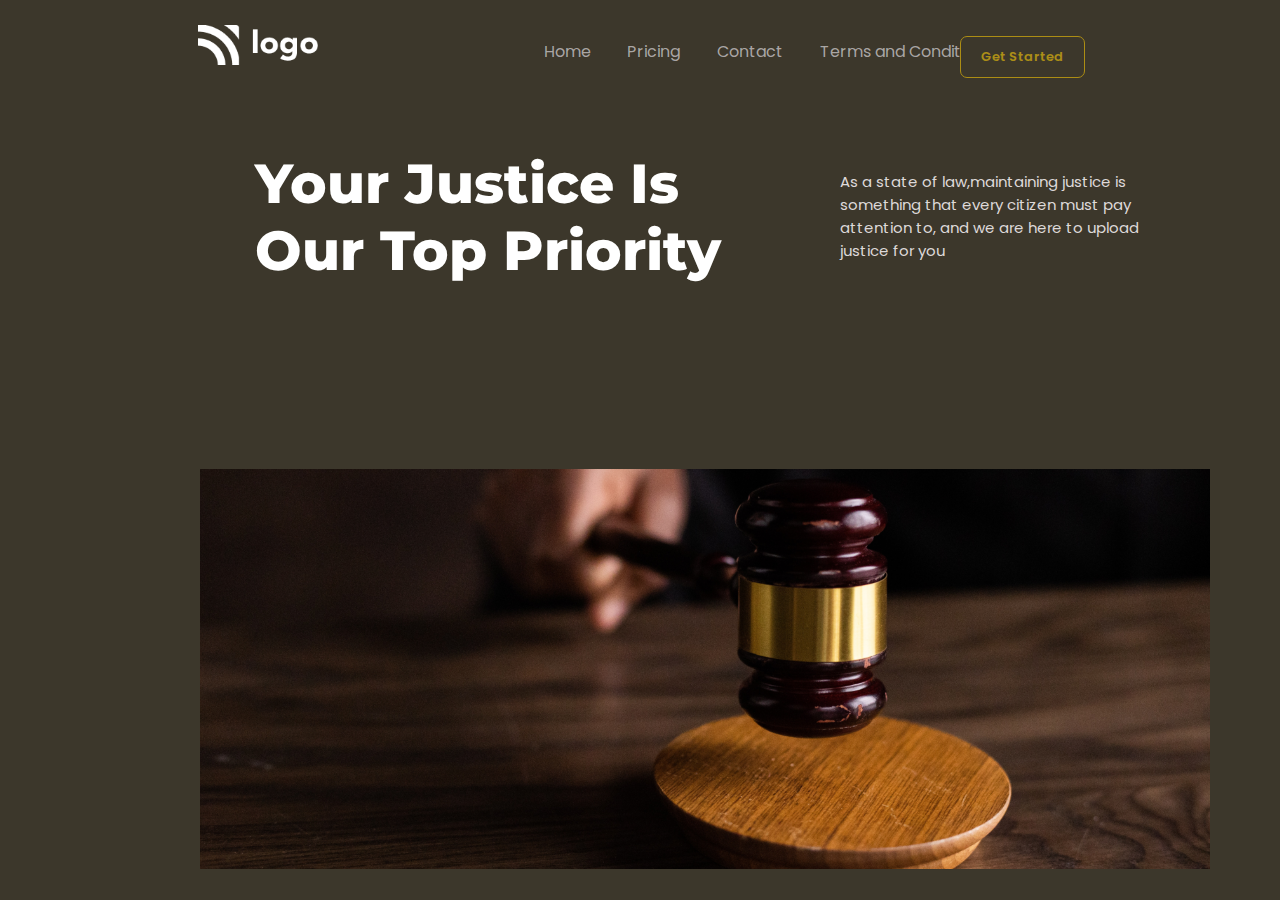
<file: HTML and CSS Projects/Project 6/index.html>
<!DOCTYPE html>
<html lang="en">
<head>
    <meta charset="UTF-8">
    <meta http-equiv="X-UA-Compatible" content="IE=edge">
    <meta name="viewport" content="width=device-width, initial-scale=1.0">
    <link rel="stylesheet" href="style.css">
    <link
      href="https://fonts.googleapis.com/css2?family=Poppins:wght@200;300;400;500;600;700;800&display=swap"
      rel="stylesheet"
    />
    <link
      href="https://fonts.googleapis.com/css2?family=Montserrat:wght@600;700;800&display=swap"
      rel="stylesheet"
    />
    <title>Project3</title>
</head>
<body>
    <!-- navbar -->
    <nav>
        <img src="./assets/white-logo.png">
        <ul>
            <li>Home</li>
            <li>Pricing</li>
            <li>Contact</li>
            <li>Terms and Conditions</li>
        </ul>
            <button class="submit">Get Started</button>
    </nav>

    <!-- main -->
    <main>
        <!-- left section -->
        <div class="leftmain">
            <h1>Your Justice Is Our Top Priority</h1>
        </div>

        <!-- right section -->
        <div class="rightmain">
            <p>As a state of law,maintaining justice is 
            something that every citizen must pay attention to,
            and we are here to upload justice for you 
           </p>
        </div>
    </main>

    <!-- lower image -->
    <div>
        <img src="./assets/banner.png">
    </div>
    
</body>
</html>
</file>
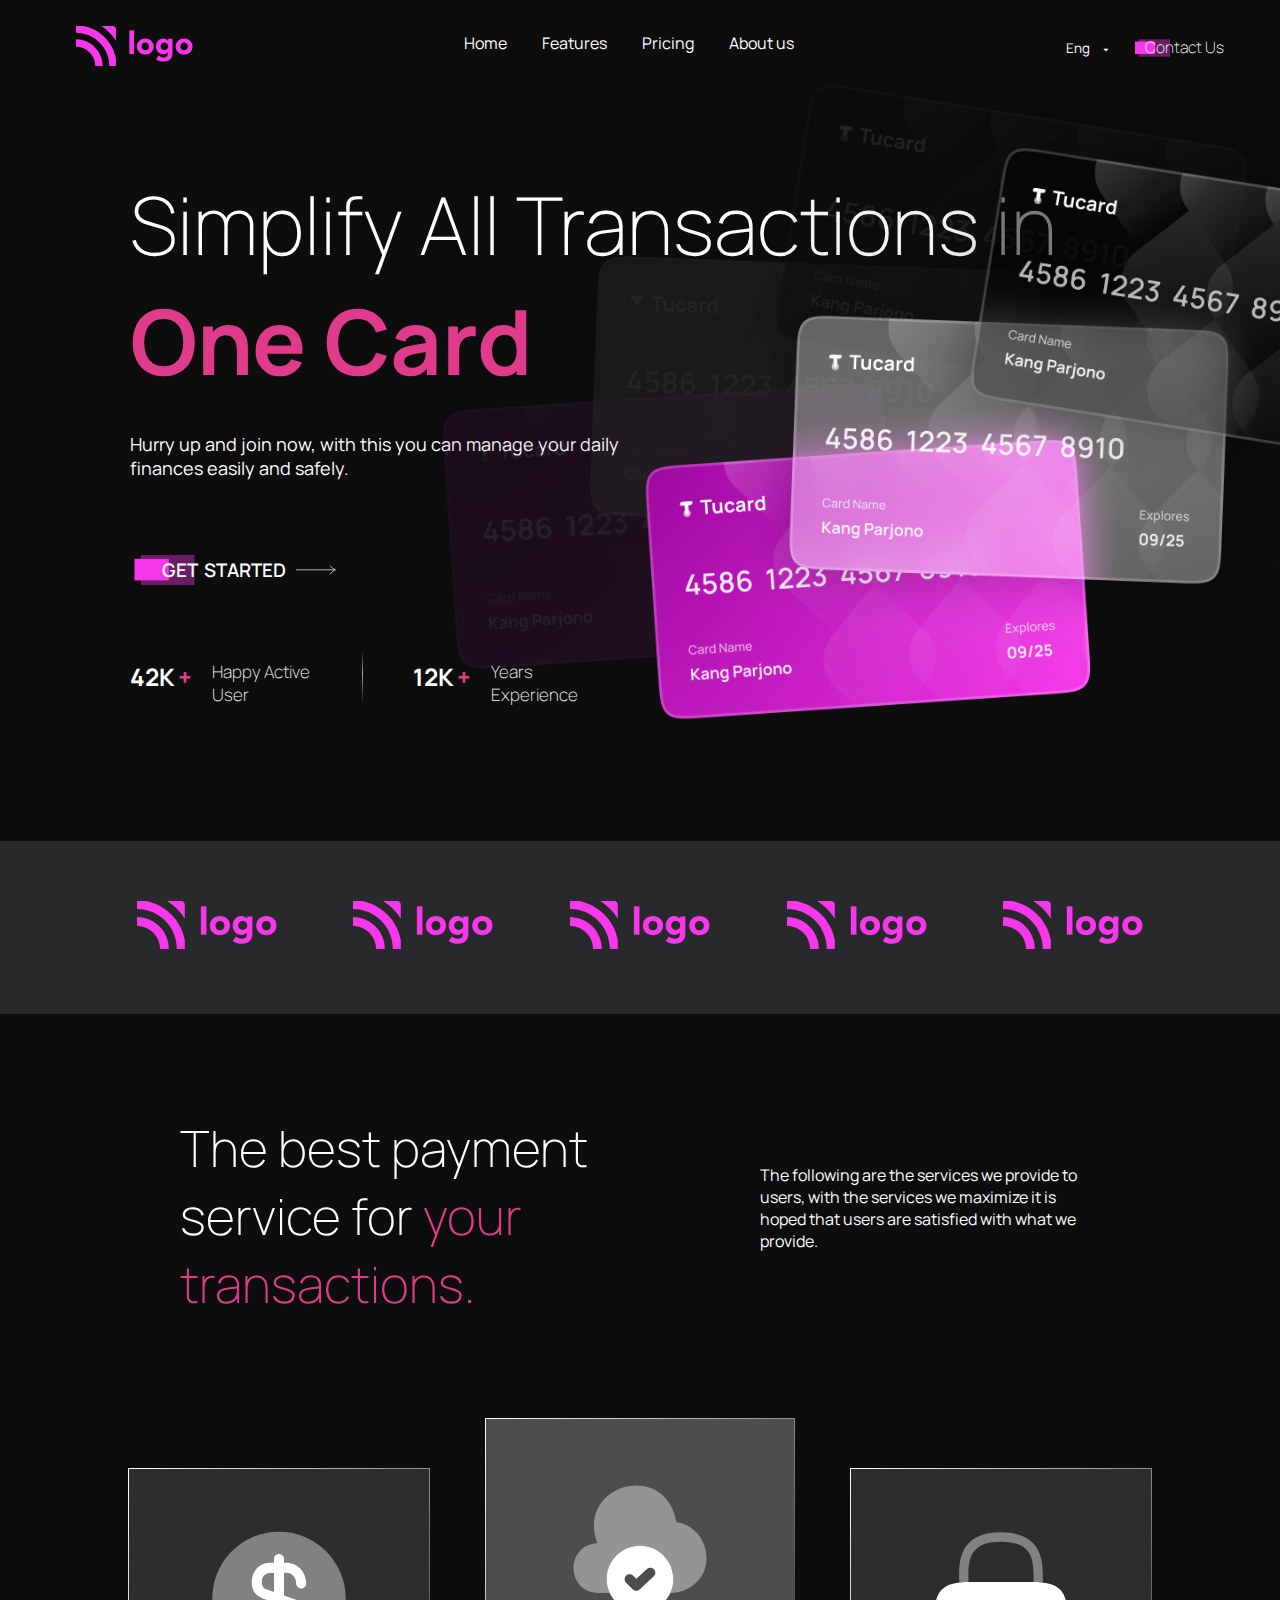
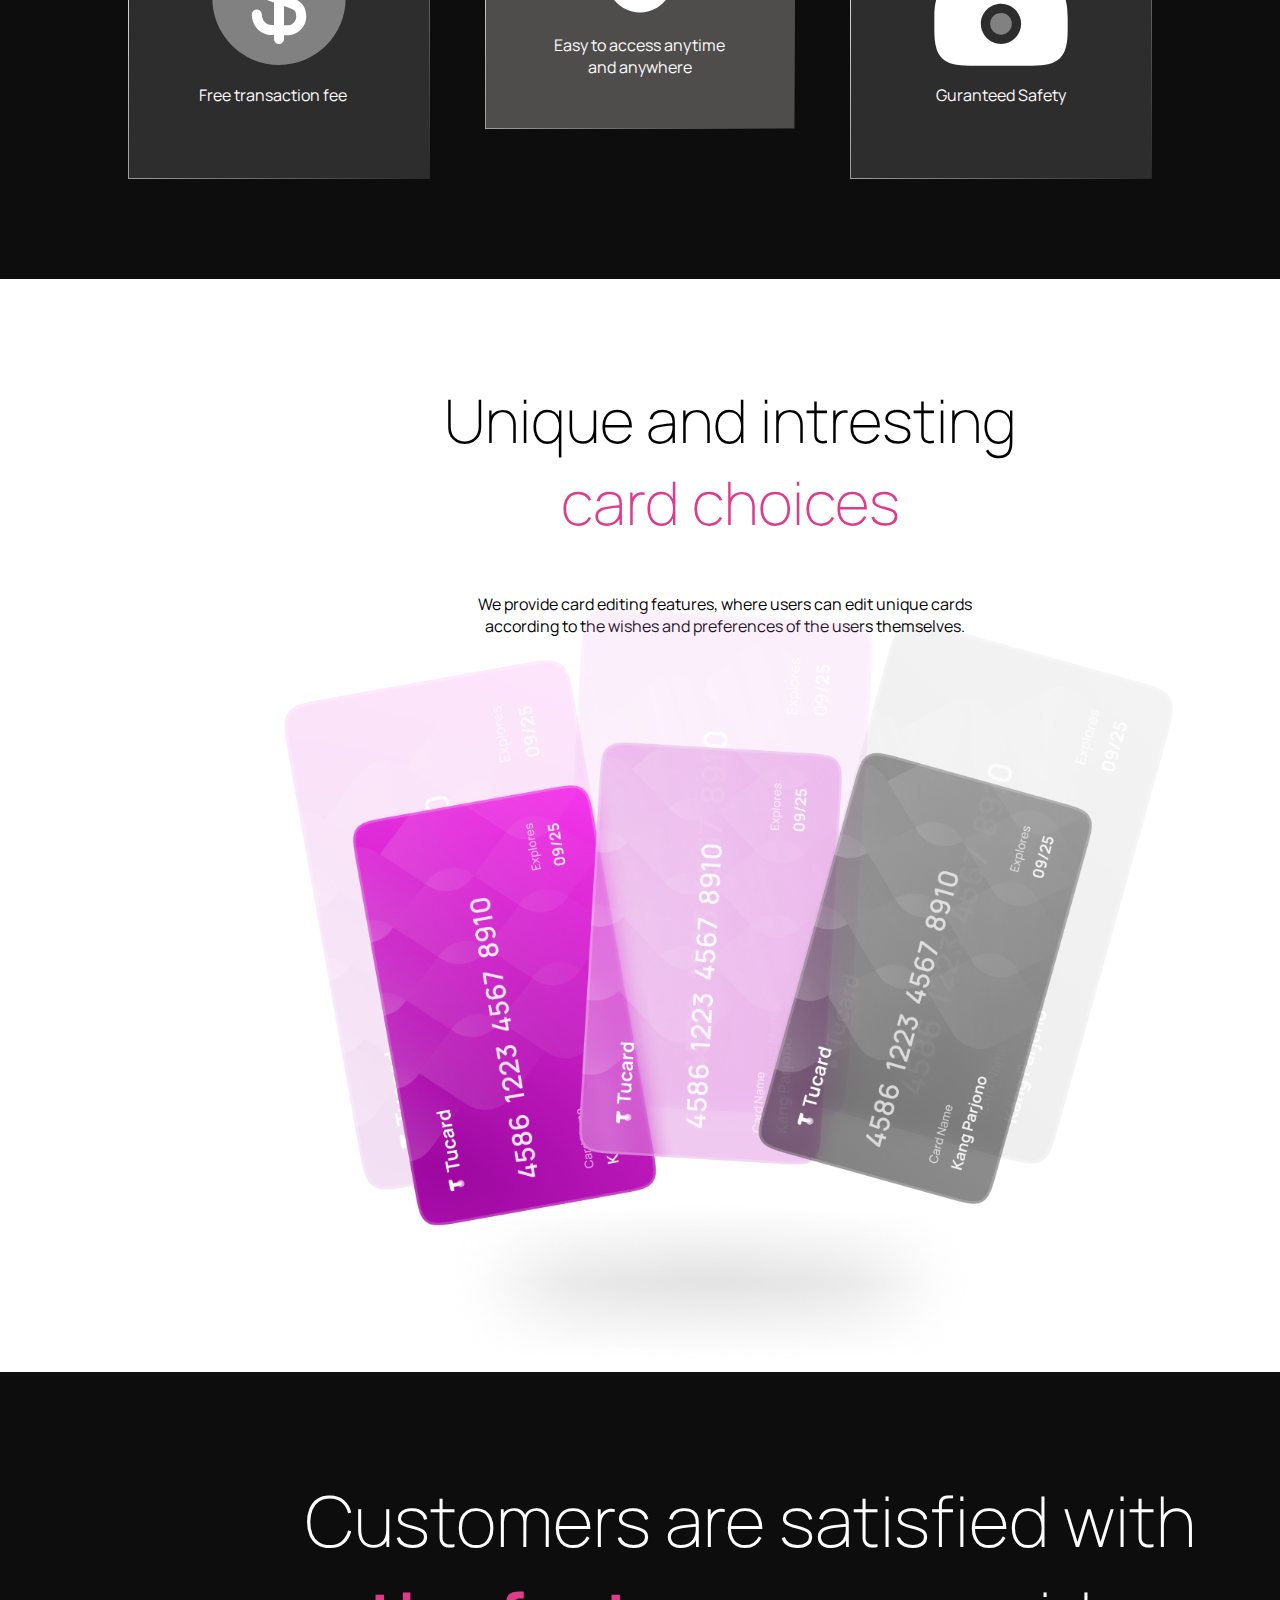
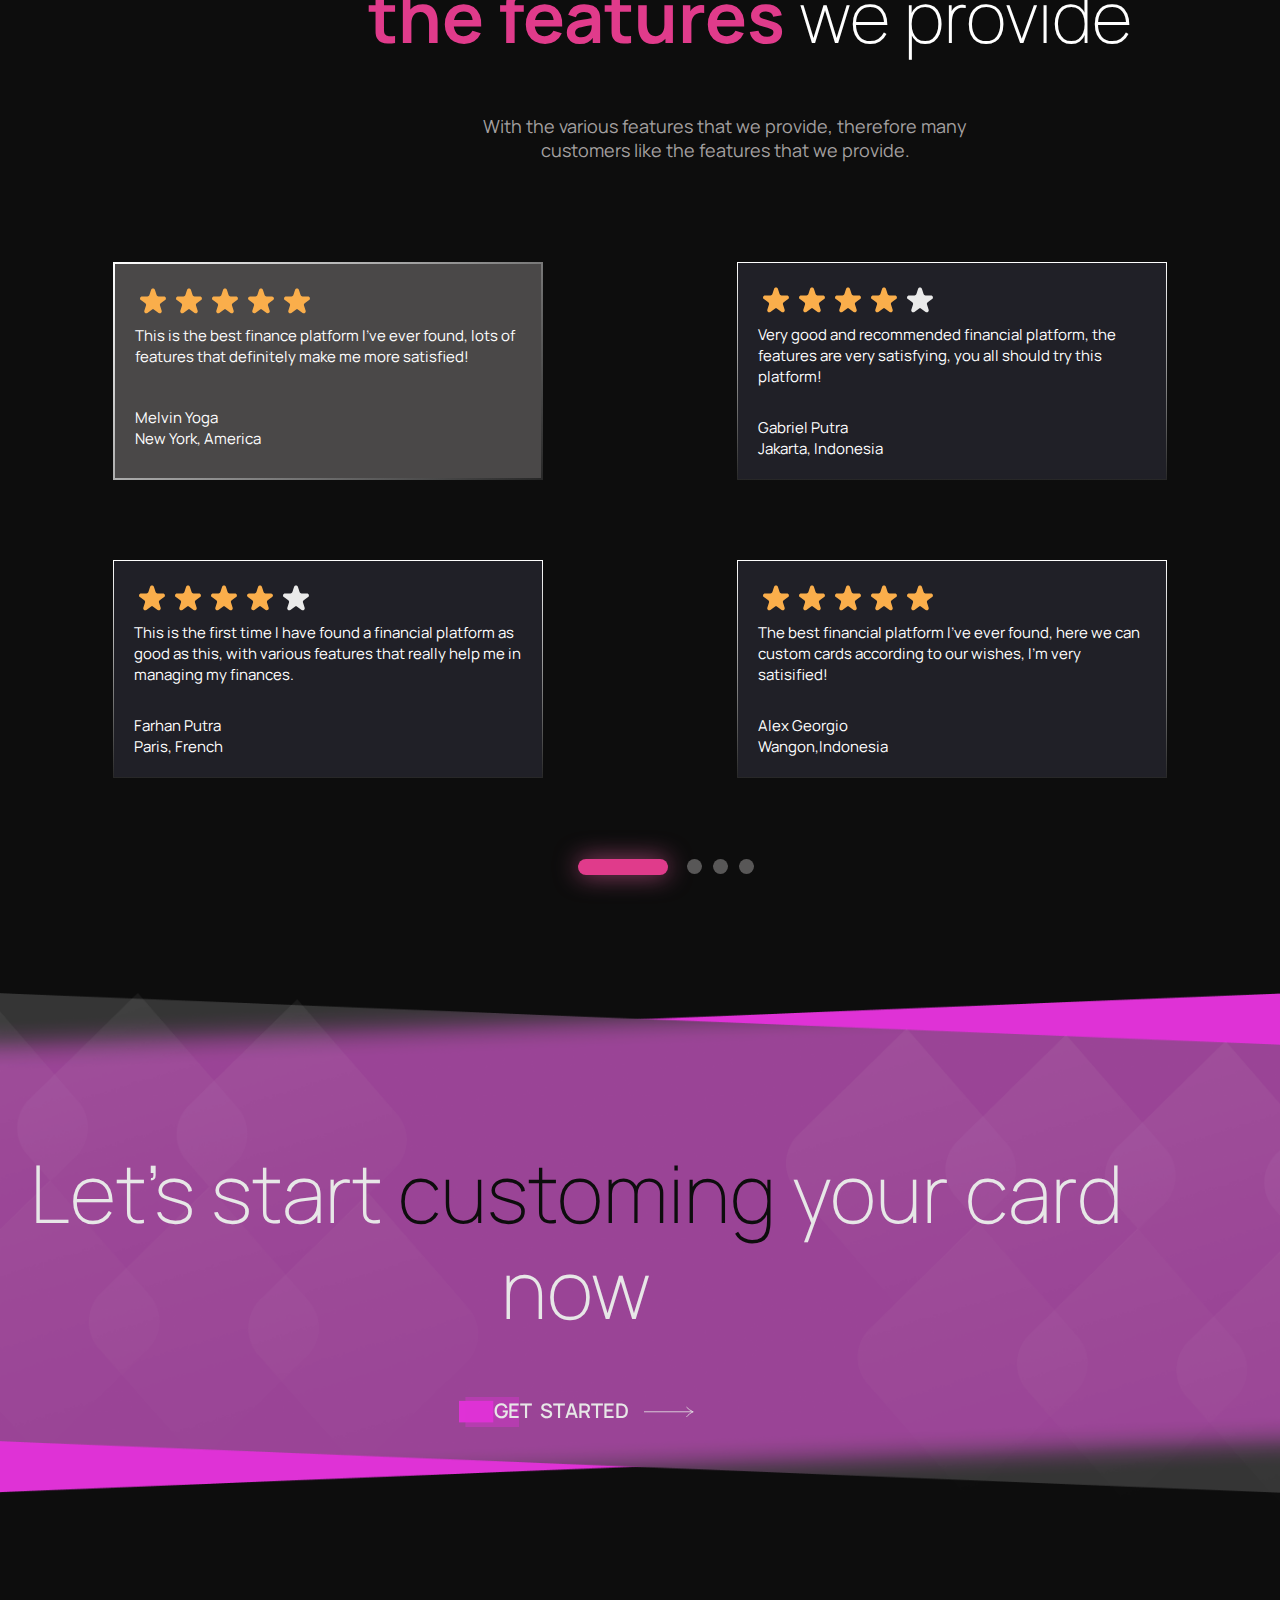
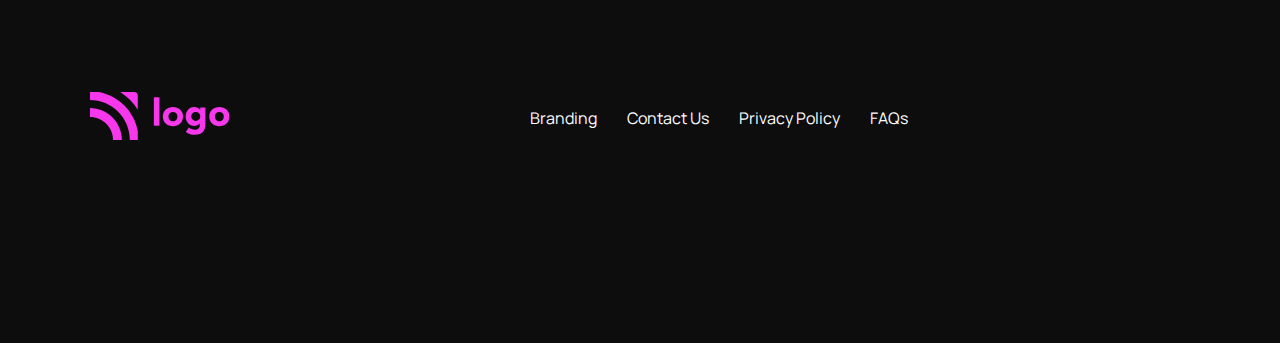
<file: HTML and CSS Projects/Project 7- Credit Card Landning Page/index.html>
<!DOCTYPE html>
<html lang="en">

<head>
   <meta charset="UTF-8">
   <meta http-equiv="X-UA-Compatible" content="IE=edge">
   <meta name="viewport" content="width=device-width, initial-scale=1.0">
   <title>Document</title>
   <link rel="stylesheet" href="style.css">
</head>

<body>


   
         <!-- navbar -->
      <nav class="navbar-container">
            <div class="logo">
               <img src="./assets/Icons/Logo.svg" alt="">
            </div>

            <div class="grow-list">
               <ul class="list">
                  <li>Home</li>
                  <li>Features</li>
                  <li>Pricing</li>
                  <li>About us</li>
               </ul>
            </div>

            <div class="button-group">
               <button class="arrow">Eng</button>
               <button class="contact">
                  <img class="pink-button" src="./assets/Icons/btn-pink-bg.svg">
                   <h3>Contact Us</h3>
               </button>
            </div>
         </nav>


         <!-- main section -->

<main class="main">
     
         <div class="left">
               <div>
                   <h1 class="transaction">Simplify All Transactions in <span class="heading">One Card</span> </h1>
               </div>

            <div class="finance">
               <p>Hurry up and join now, with this you can manage your daily
                  finances easily and safely.
               </p>
            </div>

            <div class="get-started-btn">
                  <img class="get-started-img" src="./assets/Icons/btn-pink-bg.svg" alt="">
                  <h3>GET STARTED</h3>
                  <img class="rightarrow" src="./assets/Icons/RightArrow.svg " alt="">
            </div>

             <div class="user-experience">
                    <div class="happy-active-user">
                        <h2>42K<span class="plus1">+</span></h2>
                        <h3 class="happy-exp">Happy Active User</h3>
                    </div>

                     <div class="vector">
                         <img src="./assets/Icons/Vector 402.svg" alt="">
                     </div>

                   <div class="years-exp">
                       <h2>12K<span class="plus2">+</span></h2>
                       <h3 class="happy-exp">Years Experience</h3>
                   </div>  
             </div> 

         </div>

            <div class="right">
            
                <img class="backcard-img" src="./assets/Photos/backCards.png">
                <img class="frontcard-img" src="./assets/Photos/frontCards.png">   

           </div>

     
</main>

      <!-- logo images -->
       <section>
         <div class="logo-images">

            <div>
               <img src="./assets/Icons/Logo.svg">
            </div>

            <div>
               <img src="./assets/Icons/Logo.svg">
            </div>


            <div>
               <img src="./assets/Icons/Logo.svg">
            </div>

            <div>
               <img src="./assets/Icons/Logo.svg">
            </div>

            <div>
               <img src="./assets/Icons/Logo.svg">
            </div>

         </div>
      </section> 


      <section class="information">
         <div class="services">
            <div>
               <h1>The best payment service for <span class="payment">your transactions.</span></h1>
            </div>

            <div>
               <p>The following are the services we provide to users, with the services we maximize
                  it is hoped that users are satisfied with what we provide.
               </p>
            </div>
         </div>

         <div class="images">
            <div>
               <img src="./assets/Icons/dollar-circle.svg" alt="">
               <p>Free transaction fee</p>
            </div>

            <div>
               <img src="./assets/Icons/cloud-add.svg" alt="">
               <p>Easy to access anytime and anywhere</p>
            </div>

            <div>
               <img src="./assets/Icons/lock.svg" alt="">
               <p>Guranteed Safety</p>
            </div>

         </div>

      </section>

      <!-- cards -->
      <section>
         <div class="unique-cards">
            <h1>Unique and intresting <span class="choices">card choices</span></h1>
            <p>We provide card editing features, where users can edit unique cards according
               to the wishes and preferences of the users themselves.
            </p>
         </div>

         <div class="vcards">
            <img src="./assets/Photos/VCards.png" alt="">
         </div>
      </section>

   <!-- features -->
      <section class="features">
         <div class="provide">
            <h1>Customers are satisfied with <span class="customer">the features</span> we provide</h1>
            <p>With the various features that we provide, therefore many
               customers like the features that we provide.
            </p>
         </div>

         <div class="start-images">

            <div class="div1">
               <div>
                  <img src="./assets/Icons/5stars.svg" alt="">
                  <p>This is the best finance platform I've ever found, lots of
                     features that definitely make me more satisfied!
                  </p>
               </div>   
            
               <div>
                  <span>Melvin Yoga</span>
                  <p>New York, America</p>
               </div>
            </div>

            <div class="div2">
               <div>
                  <img src="./assets/Icons/4stars.svg" alt="">
                  <p>Very good and recommended financial platform, the features
                     are very satisfying, you all should try this platform!
                  </p>
               </div>

               <div>
                  <span>Gabriel Putra</span>
                  <p>Jakarta, Indonesia</p>
               </div>
            </div>

            <div class="div3">
               <div>
                  <img src="./assets/Icons/4stars.svg" alt="">
                  <p>This is the first time I have found a financial platform as good as
                     this, with various features that really help me in managing my finances.
                  </p>
               </div>

               <div>
                  <span>Farhan Putra</span>
                  <p>Paris, French</p>
               </div>
            </div>

            <div class="div4">
               <div>
                  <img src="./assets/Icons/5stars.svg" alt="">
                  <p>The best financial platform I've ever found, here we can custom cards
                     according to our wishes, I'm very satisified!
                  </p>
               </div>
               <div>
                  <span>Alex Georgio</span>
                  <p>Wangon,Indonesia</p>
               </div>
            </div>
                 <!-- horizontal line and circles -->
            
         <div class="line-circles">      
            <div class="lines">
               <span class="line"></span>
            </div> 

            <div class="circles">
               <span class="circle"></span>
               <span class="circle"></span>
               <span class="circle"></span>
            </div>
          
         </div>  
         </div>
      </section>

<!-- banner images -->
      <section class="banner">
         <div class="banner-container">
               <div class="banner-img">
                 <div class="diamond-images">
                     <img src="./assets/Photos/Diamond-right.png" alt="">
                     <img src="./assets/Photos/Diamond-left.png" alt="">

                    <div class="card">
                        <h1>Let's start <span class="customing">customing</span> your card now</h1>
                          <div class="started">
                             <img class="card-btn" src="./assets/Icons/btn-pink-bg.svg" alt="">
                               <h2>Get Started</h2>
                             <img class="card-arrow-img" src="./assets/Icons/RightArrow.svg" alt="">
                         </div>
                    </div> 

                </div> 

             </div>
         </div>
      </section> 

<section class="end-section">
      <div class="footer">
        <div>
           <img src="./assets/Icons/Logo.svg" alt="">
        </div>

         <div class="footer-list">
            <ul class="li-items">
              <li>Branding</li>
              <li>Contact Us</li>
              <li>Privacy Policy</li>
              <li>FAQs</li>
            </ul>
         </div>

      </div>
</section>
   
</body>

</html>
</file>
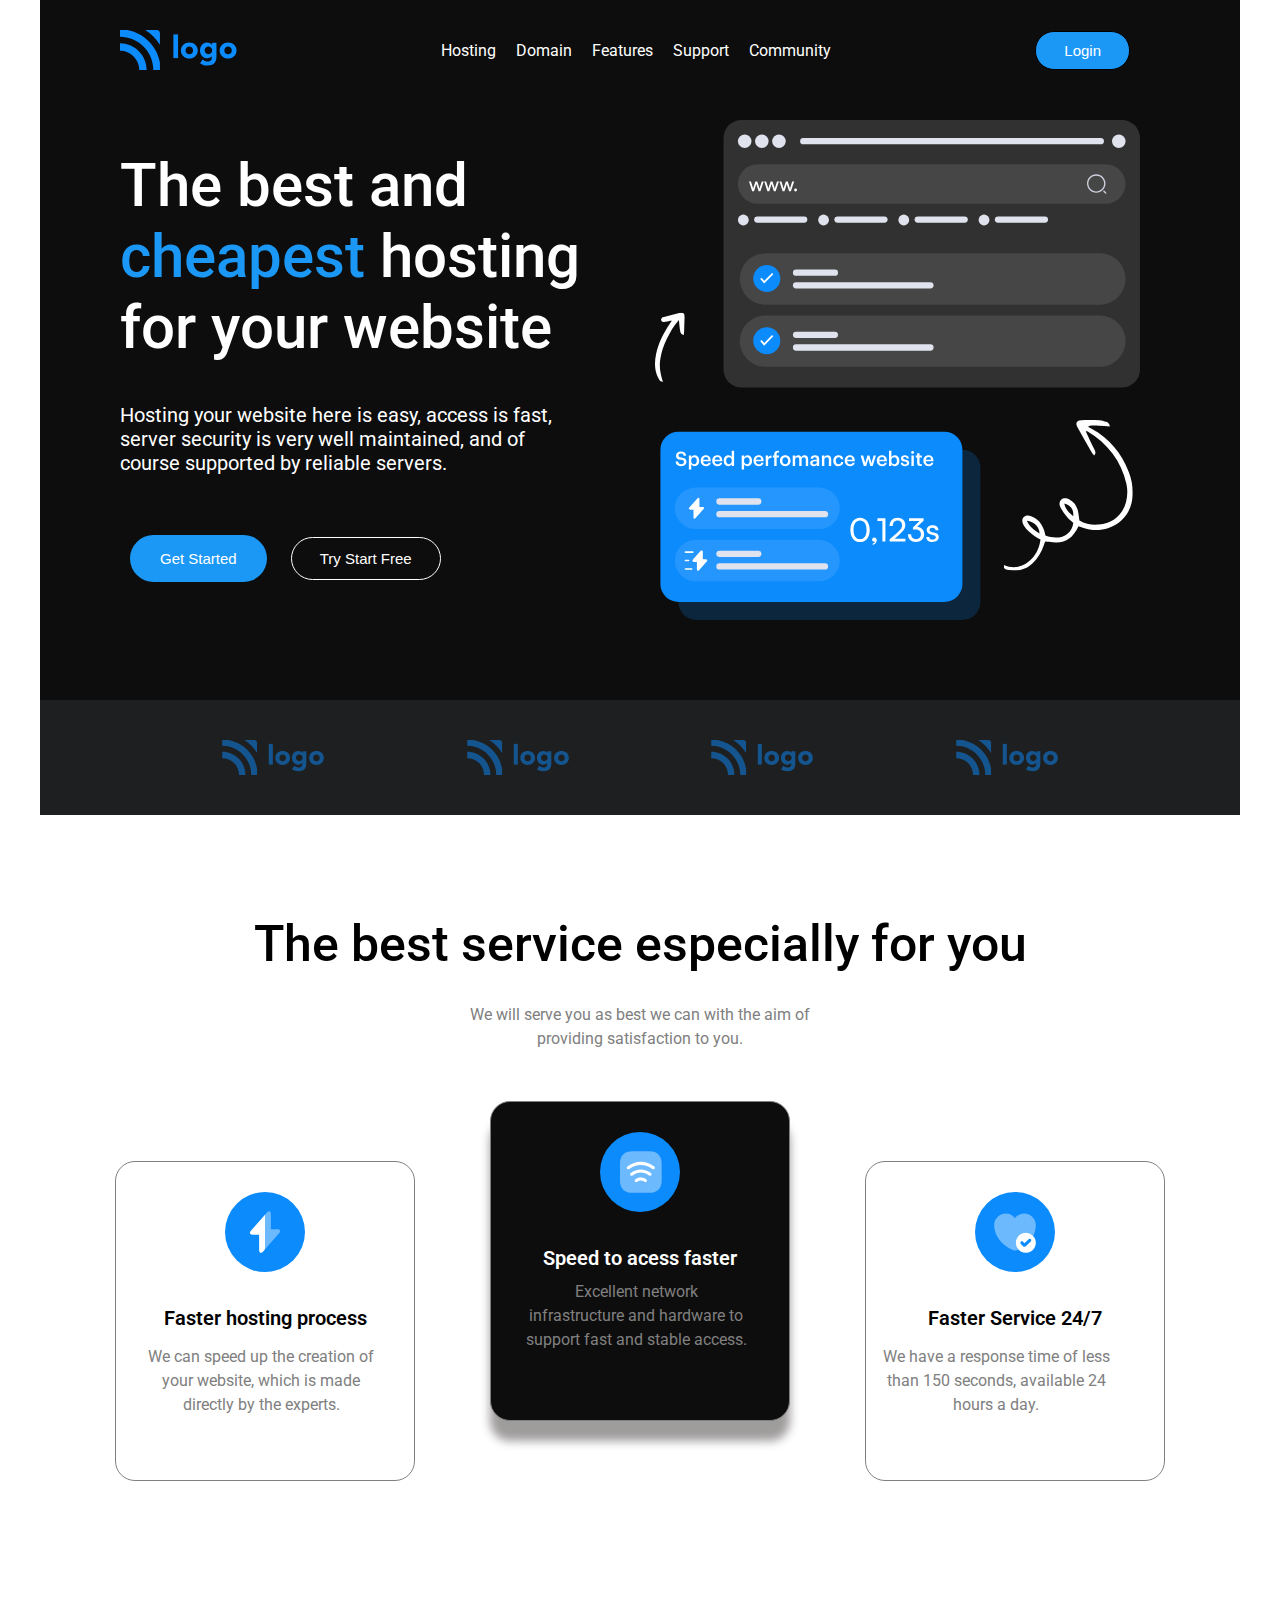
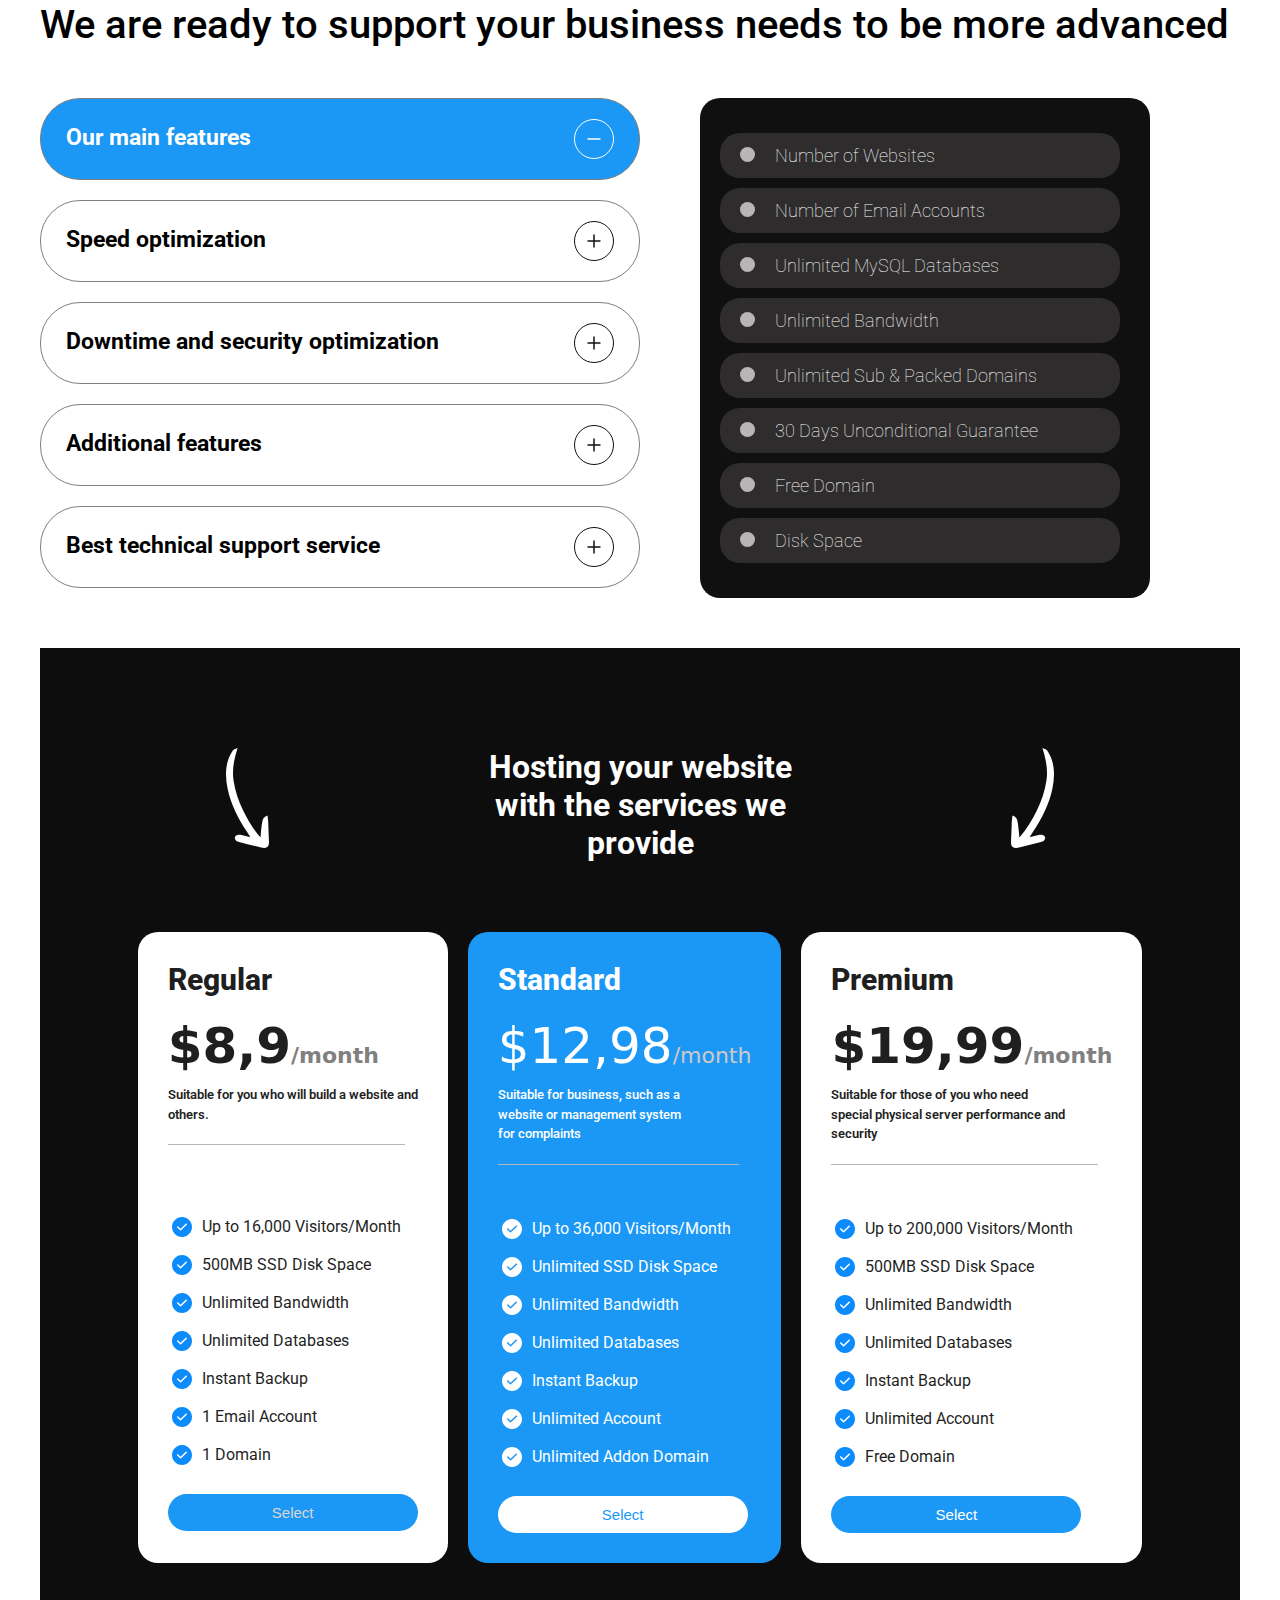
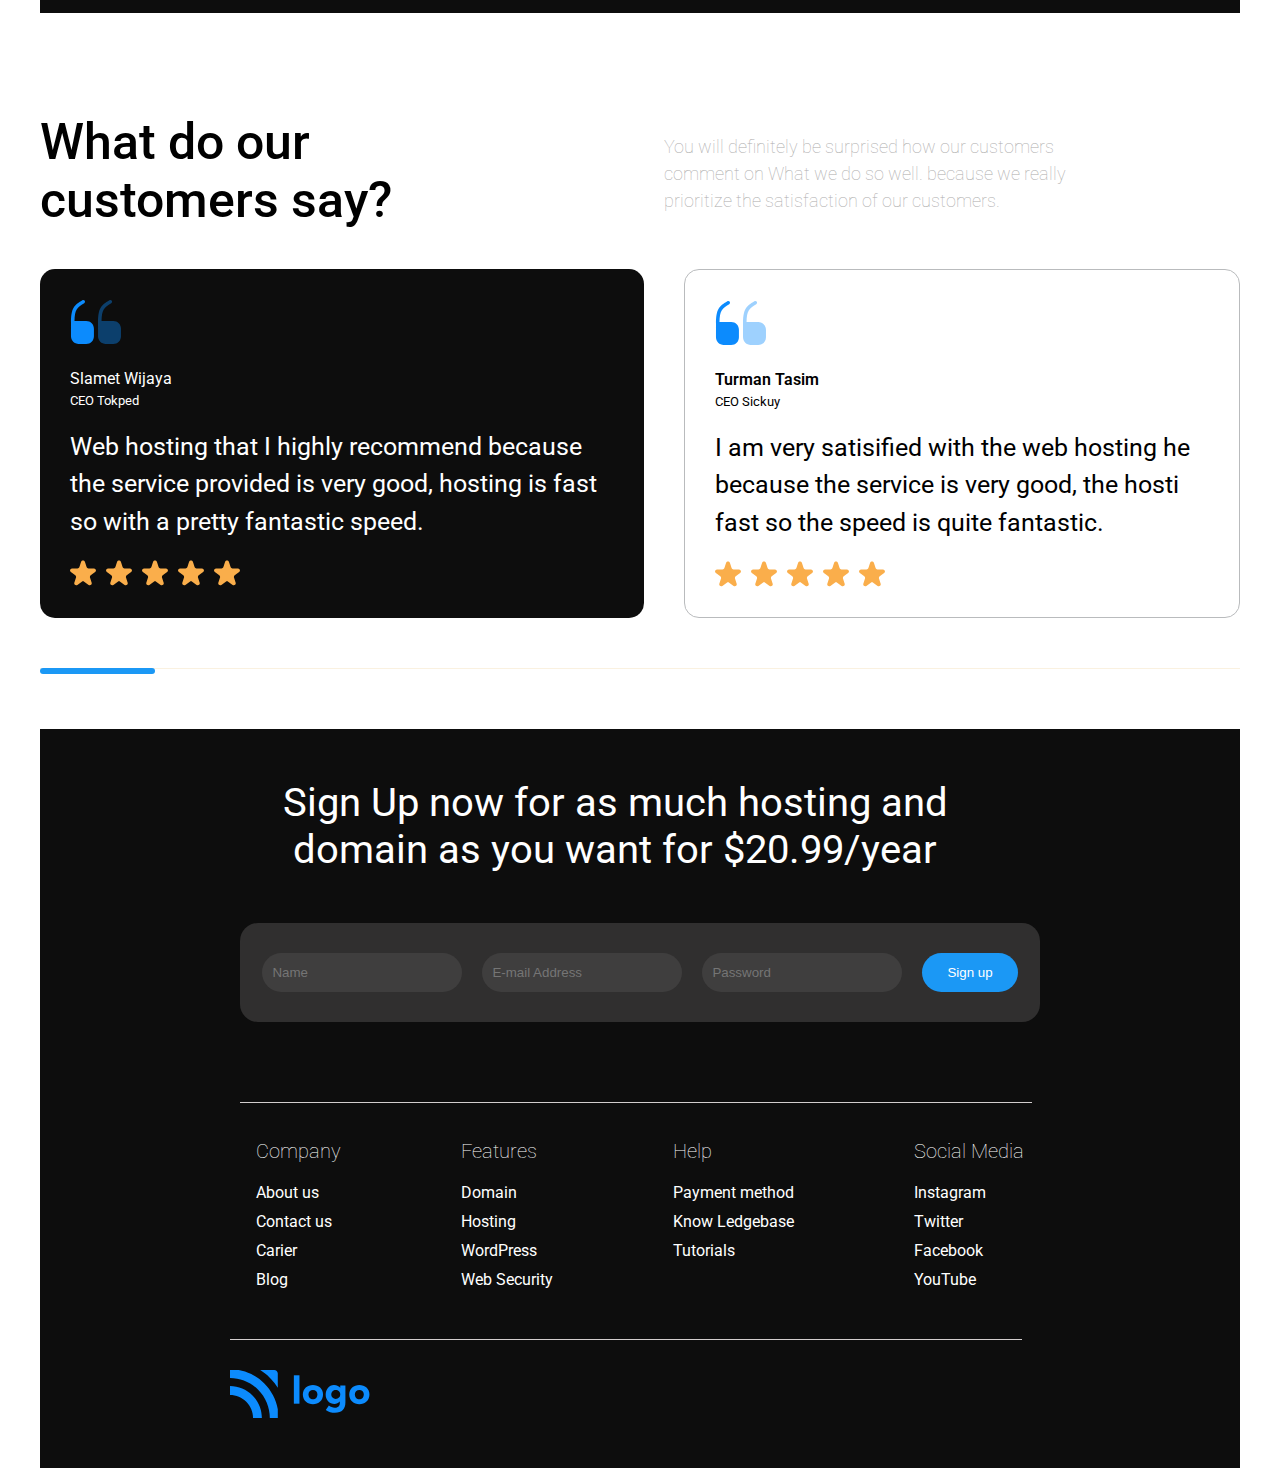
<file: HTML and CSS Projects/Project 8- Hosting Landing Page/index.html>
<!DOCTYPE html>
<html lang="en">
<head>
    <meta charset="UTF-8">
    <meta http-equiv="X-UA-Compatible" content="IE=edge">
    <meta name="viewport" content="width=device-width, initial-scale=1.0">
    <title>Hosting Landing Page</title>
    <link rel="stylesheet" href="style.css">
</head>
<body>
    <div class="container">
        <!-- navbar -->
        <nav class="navbar">
           <img src="./assets/Logo.svg" alt="">
               <div class="grow-list">
                    <ul class="li-items">
                        <li>Hosting</li>
                        <li>Domain</li>
                        <li>Features</li>
                        <li>Support</li>
                        <li>Community</li>
                    </ul>
                </div> 
               
                <button>Login</button>
           
        </nav>

        <section class="main">
            <div class="left-section">
                <h1>The best and <span>cheapest</span> hosting for your website</h1>
                <p>Hosting your website here is easy, access is fast, server security is 
                    very well maintained, and of course supported by reliable servers.</p>    
                 
                <button>Get Started</button>
                 <button>Try Start Free</button>
            </div>

             <div class="right-section">
               <img src="./assets/Illustrations/Group 238502.svg" alt="">
            </div> 
        </section>

   <!-- logo images -->
        <div class="logos">
           <img src="./assets/Logo-light.svg" alt="">
           <img src="./assets/Logo-light.svg" alt="">
           <img src="./assets/Logo-light.svg" alt="">
           <img src="./assets/Logo-light.svg" alt="">
        </div>

        <!-- Hero Section -->
    <section>
            <div class="service">
                <div class="provide">
                   <h1>The best service especially for you</h1>
                    <p>We will serve you as best we can with the aim of providing
                    satisfaction to you.
                   </p>
                </div>
                
                
                <div class="service-img">
                    <div class="fast">
                        <img src="./assets/Icons/fast.svg" alt="">
                        <h2>Faster hosting process</h2>
                        <p>We can speed up the creation of your website, which is made directly by the experts.</p>
                    </div>

                    <div class="signal">
                        <img src="./assets/Icons/signal.svg" alt="">
                        <h2>Speed to acess faster</h2>
                        <p>Excellent network <br> infrastructure and hardware to support fast and stable access.</p>
                    </div>

                    <div class="heart">
                        <img src="./assets/Icons/heart.svg" alt="">
                        <h2>Faster Service 24/7</h2>
                        <p>We have a response time of less than 150 seconds, available 24 hours a day.</p>
                    </div>
                </div>

             </div>
        </section>

<!-- business -->
<section>
            <div class="support-business">
              <h1>We are ready to support your business needs to be more advanced</h1>
             </div>

      <div class="business">     
          <div class="leftside-features"> 
             <div class="feature-items">
                 <h2>Our main features</h2>
                 <img src="./assets/Icons/Group 238511.svg" alt="">
             </div>

             <div class="feature-items">
                <h2>Speed optimization</h2>
                <img src="./assets/Icons/Group 238512.svg" alt="">
             </div>

             <div class="feature-items">
                <h2>Downtime and security optimization</h2>
                <img src="./assets/Icons/Group 238512.svg" alt="">
             </div>

             <div class="feature-items">
                <h2>Additional features</h2>
                <img src="./assets/Icons/Group 238512.svg" alt="">
             </div>

              <div class="feature-items">
                <h2>Best technical support service</h2>
                <img src="./assets/Icons/Group 238512.svg" alt="">
              </div>
          </div> 
          
            <div class="rightside-features">
                 <div class="rightside-items">
                  <div class="circle"></div>
                   <h3>Number of Websites</h3>
                 </div>

                 <div class="rightside-items">
                    <div class="circle"></div>
                    <h3>Number of Email Accounts</h3>
                </div>

                <div class="rightside-items">
                    <div class="circle"></div>
                    <h3>Unlimited MySQL Databases</h3>
                </div>

                <div class="rightside-items">
                    <div class="circle"></div>
                    <h3>Unlimited Bandwidth</h3>
                </div>

                <div class="rightside-items">
                    <div class="circle"></div>
                    <h3>Unlimited Sub & Packed Domains</h3>
                </div>

                <div class="rightside-items">
                    <div class="circle"></div>
                    <h3>30 Days Unconditional Guarantee</h3>
                </div>

                <div class="rightside-items">
                    <div class="circle"></div>
                    <h3>Free Domain</h3>
                </div>

                <div class="rightside-items">
                    <div class="circle"></div>
                    <h3>Disk Space</h3>
                </div>
            </div>
        </div>     
</section>

<!-- hosting -->
<section class="hosting">
            <div class="website">
                <img src="./assets/Icons/arrow-left.svg" alt="">
                <h1>Hosting your website with the services we provide</h1>
                <img src="./assets/Icons/arrow-right.svg" alt="">
            </div>
       
    <div class="plans">    
        <div class="regular-plan">    
            <div>
                <h3>Regular</h3>
                <h2>$8,9<span>/month</span></h2>
                <p>Suitable for you who will build a website and others.</p>
            </div>

            <div class="line-1"></div>

            <div class="rg-plan">
                <img src="./assets/Icons/blue-tick.svg" alt="">
                <span>Up to 16,000 Visitors/Month</span>
            </div>

            <div class="rg-plan">
                <img src="./assets/Icons/blue-tick.svg" alt="">
                <span>500MB SSD Disk Space</span>
            </div>

            <div class="rg-plan">
                <img src="./assets/Icons/blue-tick.svg" alt="">
                <span>Unlimited Bandwidth</span>
            </div>

            <div class="rg-plan">
                <img src="./assets/Icons/blue-tick.svg" alt="">
                <span>Unlimited Databases</span>
            </div>

            <div class="rg-plan">
                <img src="./assets/Icons/blue-tick.svg" alt="">
                <span>Instant Backup</span>
            </div>

            <div class="rg-plan">
                <img src="./assets/Icons/blue-tick.svg" alt="">
                <span>1 Email Account</span>
            </div>

            <div class="rg-plan">
                <img src="./assets/Icons/blue-tick.svg" alt="">
                <span>1 Domain</span>
            </div>

            <button class="select-btn">Select</button>
        </div>
        
        <div class="standard-plan">    
            <div>
                <h3>Standard</h3>
                <h2>$12,98<span>/month</span></h2>
                <p>Suitable for business, such as a website or management system for complaints</p>
            </div>
            <div class="line-2"></div>

            <div class="st-plan">
                <img src="./assets/Icons/white-tick.svg" alt="">
                <span>Up to 36,000 Visitors/Month</span>
            </div>

            <div class="st-plan">
                <img src="./assets/Icons/white-tick.svg" alt="">
                <span>Unlimited SSD Disk Space</span>
            </div>

            <div class="st-plan">
                <img src="./assets/Icons/white-tick.svg" alt="">
                <span>Unlimited Bandwidth</span>
            </div>

            <div class="st-plan">
                <img src="./assets/Icons/white-tick.svg" alt="">
                <span>Unlimited Databases</span>
            </div>

            <div class="st-plan">
                <img src="./assets/Icons/white-tick.svg" alt="">
                <span>Instant Backup</span>
            </div>

            <div class="st-plan">
                <img src="./assets/Icons/white-tick.svg" alt="">
                <span>Unlimited Account</span>
            </div>

            <div class="st-plan">
                <img src="./assets/Icons/white-tick.svg" alt="">
                <span>Unlimited Addon Domain</span>
            </div>

            <button class="st-btn">Select</button>
        </div> 
        
        <div class="premium-plan">    
            <div>
                <h3>Premium</h3>
                <h2>$19,99<span>/month</span></h2>
                <p>Suitable for those of you who need special physical 
                    server performance and security</p>
            </div>
            <div class="line-3"></div>

            <div class="pr-plan">
                <img src="./assets/Icons/blue-tick.svg" alt="">
                <span>Up to 200,000 Visitors/Month</span>
            </div>

            <div class="pr-plan">
                <img src="./assets/Icons/blue-tick.svg" alt="">
                <span>500MB SSD Disk Space</span>
            </div>

            <div class="pr-plan">
                <img src="./assets/Icons/blue-tick.svg" alt="">
                <span>Unlimited Bandwidth</span>
            </div>

            <div class="pr-plan">
                <img src="./assets/Icons/blue-tick.svg" alt="">
                <span>Unlimited Databases</span>
            </div>

            <div class="pr-plan">
                <img src="./assets/Icons/blue-tick.svg" alt="">
                <span>Instant Backup</span>
            </div>

            <div class="pr-plan">
                <img src="./assets/Icons/blue-tick.svg" alt="">
                <span>Unlimited Account</span>
            </div>

            <div class="pr-plan">
                <img src="./assets/Icons/blue-tick.svg" alt="">
                <span>Free Domain</span>
            </div>

            <button class="pr-btn">Select</button>
        </div>
    </div>     
    
          
</section>

<!-- customers say -->
    <section class="customers-say">
            <div class="customers">
              <div>
                <h1>What do our customers say?</h1>
              </div>
 
             <div class="satisfaction">
                <p>You will definitely be surprised how our customers comment on What
                    we do so well. because we really prioritize the satisfaction of 
                    our customers.
                </p>
             </div>

              <div class="web">
                <img src="./assets/Icons/vuesax/bulk/vuesax/bulk/Vector.svg" alt="">
                <img src="./assets/Icons/vuesax/bulk/vuesax/bulk/Vector-1.svg" alt="">

                <div class="ceo-1">
                  <span>Slamet Wijaya</span>
                   <small>CEO Tokped</small>
                </div>

                <p>Web hosting that I highly recommend because the service provided is very good, 
                    hosting is fast so with a pretty fantastic speed.</p>
                
               <div class="star-img">
                  <img src="./assets/Icons/Star.svg" alt="">  
                  <img src="./assets/Icons/Star.svg" alt="">  
                  <img src="./assets/Icons/Star.svg" alt="">  
                  <img src="./assets/Icons/Star.svg" alt="">  
                  <img src="./assets/Icons/Star.svg" alt="">
                </div>    
              </div>

              <!-- right section -->
              <div class="speed">
                 <img src="./assets/Icons/vuesax/bulk/vuesax/bulk/Vector.svg" alt="">
                 <img src="./assets/Icons/vuesax/bulk/vuesax/bulk/Vector-1.svg" alt="">

                <div class="ceo-2">
                    <span>Turman Tasim</span>
                    <small>CEO Sickuy</small>
                </div> 

                <p>I am very satisified with the web hosting he because the service is very good, 
                    the hosti fast so the speed is quite fantastic.
                </p>

                <div class="star5-img">
                    <img src="./assets/Icons/Star.svg" alt="">  
                    <img src="./assets/Icons/Star.svg" alt="">  
                    <img src="./assets/Icons/Star.svg" alt="">  
                    <img src="./assets/Icons/Star.svg" alt="">  
                    <img src="./assets/Icons/Star.svg" alt="">  
               </div>

            </div>
        </div>
             <div class="two-line">
             
                </div>
    </section>

<!-- signup-form -->
    <section class="domain">
            <h1>Sign Up now for as much hosting and domain as you want for $20.99/year</h1>
            <div class="signup-form">
                <input class="name" type="text" name="" id="" placeholder="Name">
                <input class="email" type="email" name="" id="" placeholder="E-mail Address">
                <input class="password" type="password" name="" id="" placeholder="Password">
                <button class="btn signup-btn">Sign up</button>
            </div>
        </section>
    
<!-- footer -->
<footer class="footer">    
       <div class="footer-lists">
              <div>
                  <h1>Company</h1>
                <ul>
                    <li>About us</li>
                    <li>Contact us</li>
                    <li>Carier</li>
                    <li>Blog</li>
                 </ul>
              </div>

            <div>
                 <h1>Features</h1>
                <ul>
                    <li>Domain</li>
                    <li>Hosting</li>
                    <li>WordPress</li>
                    <li>Web Security</li>
                </ul>
            </div> 

            <div> 
                <h1>Help</h1>
                <ul>
                    <li>Payment method</li>
                    <li>Know Ledgebase</li>
                    <li>Tutorials</li>
                </ul>
            </div>

            <div>
                <h1>Social Media</h1>
                
                <ul>
                    <li>Instagram</li>
                    <li>Twitter</li>
                    <li>Facebook</li>
                    <li>YouTube</li>
                </ul>
                
            </div> 
        </div>   

          <div class="line"></div> 
          
                <img class="footer-img" src="./assets/Logo.svg" alt="">
          
            
</footer>    
    </div>
</body>
</html>
</file>
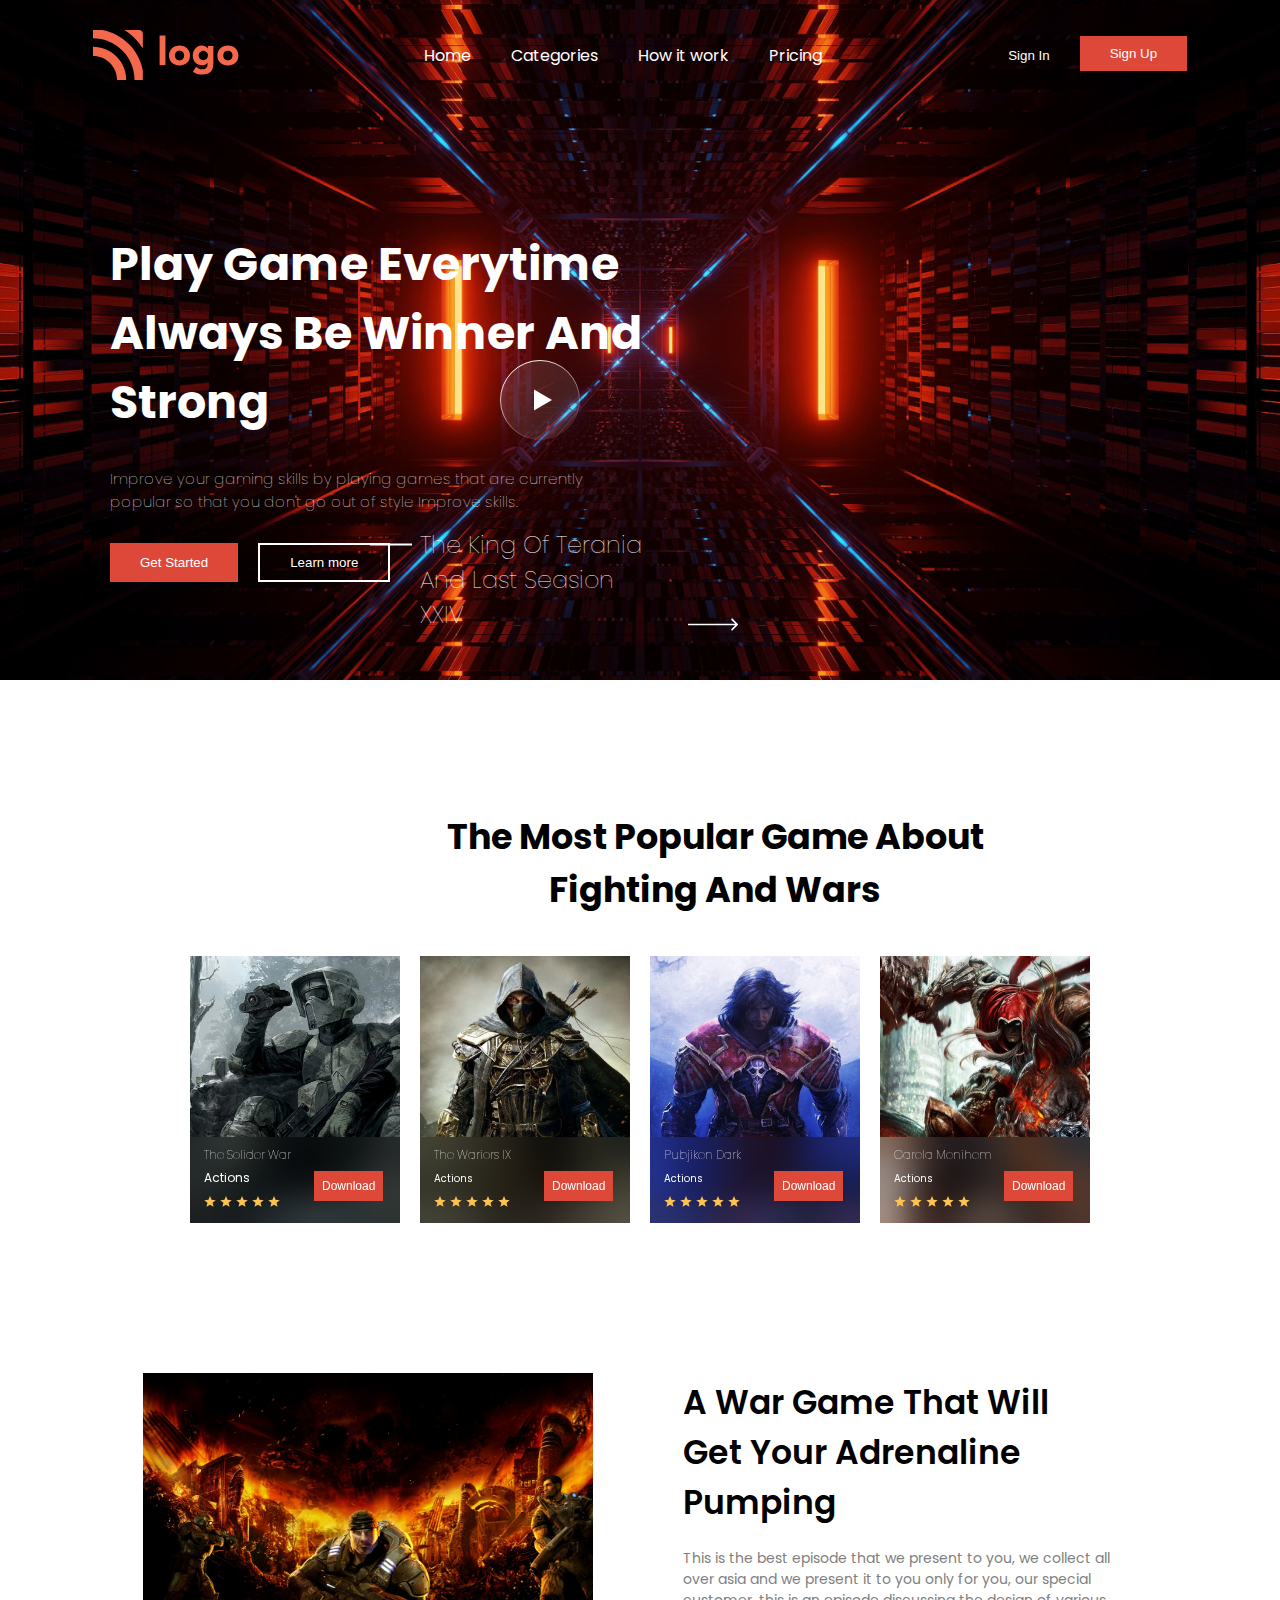
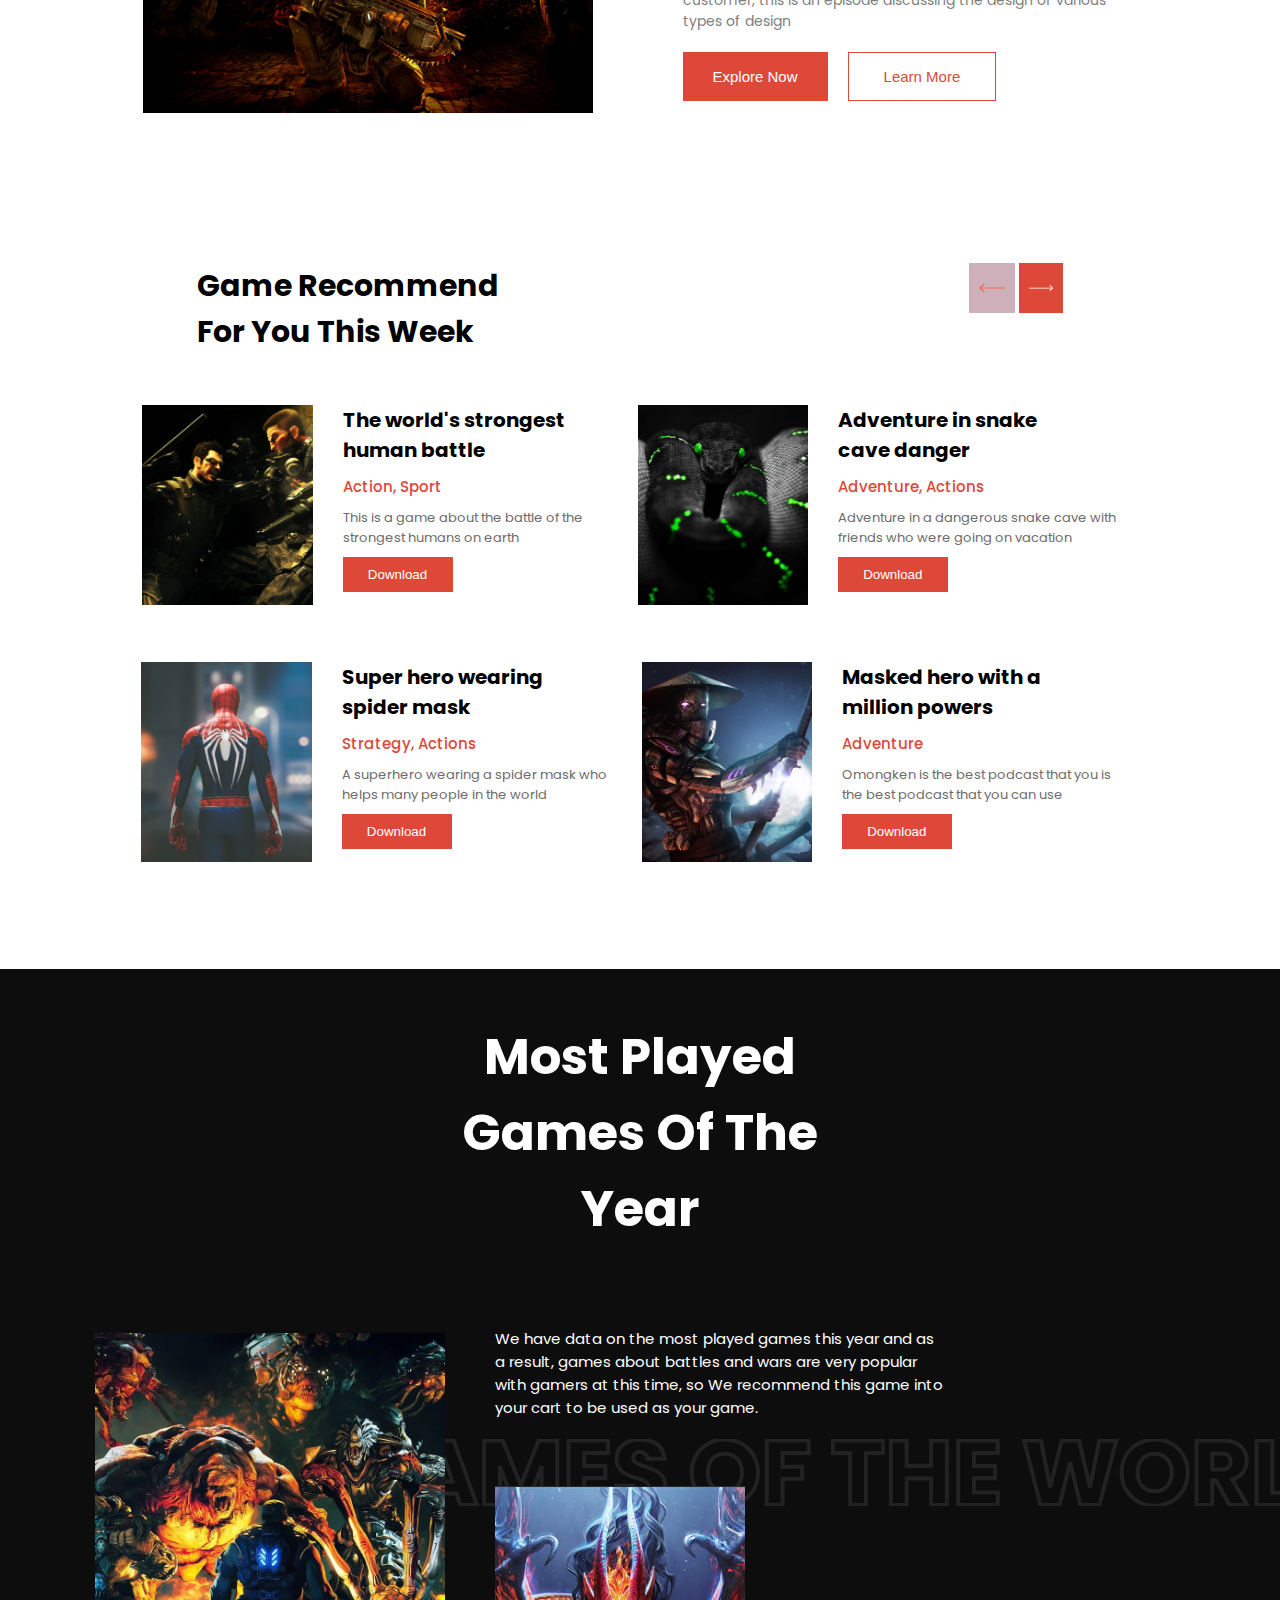
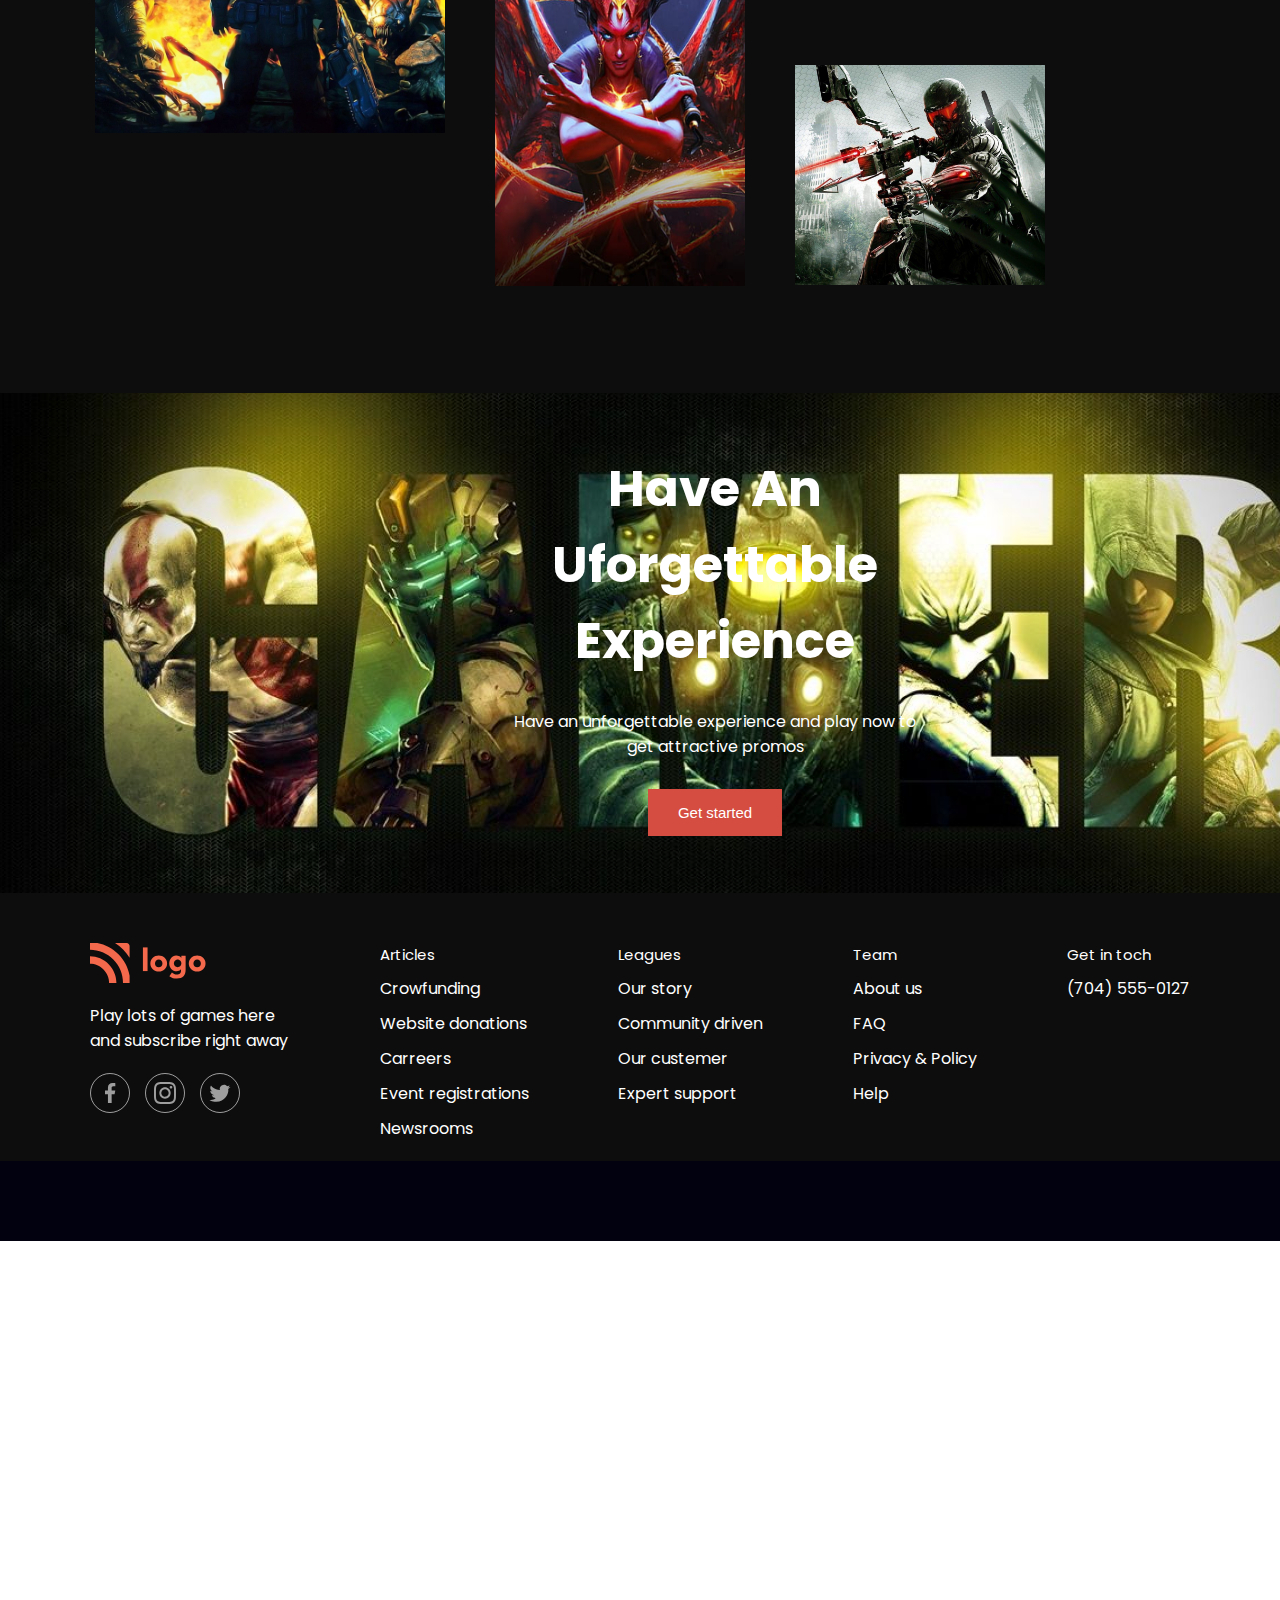
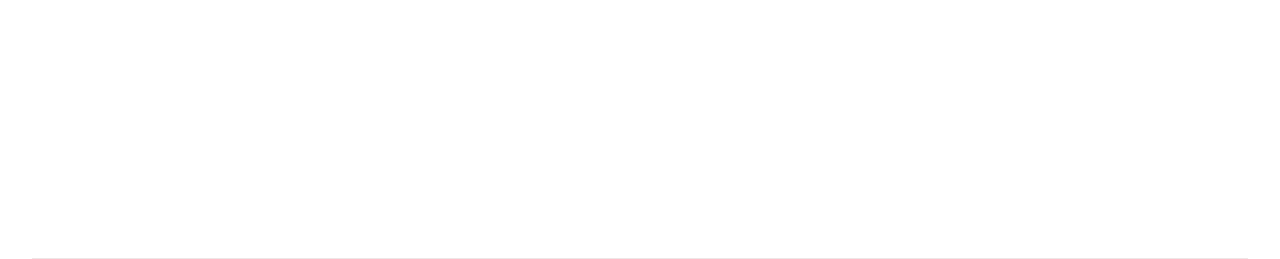
<file: HTML and CSS Projects/Project 9- Game Landing Page/index.html>
<!DOCTYPE html>
<html lang="en">
<head>
    <meta charset="UTF-8">
    <meta http-equiv="X-UA-Compatible" content="IE=edge">
    <meta name="viewport" content="width=device-width, initial-scale=1.0">
    <title>Game Landing Page</title>
    <link rel="stylesheet" href="style.css">
</head>
<body>
 <div class="container">
     <!-- navbar -->
   <header> 
        <nav class="navbar">
           <img class="logo-img" src="./Assets/Icons/Logo.svg" alt="">

           <ul class="lists">
             <li>Home</li>
             <li>Categories</li>
             <li>How it work</li>
             <li>Pricing</li>
           </ul>

               <div class="button"> 
                   <button class="signin">Sign In</button>
                   <button class="signup">Sign Up</button>
               </div>  
        </nav>
     

    <section class="play-game">
       
         <!-- left section -->
               <div class="left-section">
                     <div>
                          <h1>Play Game Everytime Always Be Winner And Strong</h1>
                     </div>
               
                     <div>
                        <p>Improve your gaming skills by playing games that are 
                        currently popular so that you don't go out of style 
                        Improve skills.
                        </p>
                      </div>
               
                     <div class="playgame-btn">
                        <button class="started-btn">Get Started</button>
                        <button class="learn-btn">Learn more</button>
                     </div>   
               </div>  

        <!-- right section -->

               <div class="right-section">
                      <div class="play-btn">
                          <img src="./Assets/Icons/playButton.svg" alt=""> 
                      </div>  
                  
                      <div class="heading">
                      
                          <img class="dash-img" src="./Assets/Icons/dash.svg" alt="">
                          <h2 class="king">The King Of Terania And Last Seasion XXIV</h2>
                          <img class="right-arrow" src="./Assets/Icons/rightArrow.svg" alt="">
                      </div>
               </div>
      
    </section>  

</header> 

<!-- most popular game -->
<section class="main">
      <div class="heading">
           <h1>The Most Popular Game About Fighting And Wars</h1>
       </div>

    <div class="popular-game">
            
            <div class="card1">
                 <div class="game-solider">

                       <div class="solider">
                            <h2>The Solider War</h2>
                            <span>Actions</span>
                            <div class="star1-img">
                                <img src="./Assets/Icons/Star 1.svg" alt="">
                                <img src="./Assets/Icons/Star 1.svg" alt="">
                                <img src="./Assets/Icons/Star 1.svg" alt="">
                                <img src="./Assets/Icons/Star 1.svg" alt="">
                                 <img src="./Assets/Icons/Star 1.svg" alt=""> 
                              </div>
                        </div>

                        <div class="game-btn1">
                             <button>Download</button>
                        </div>     
                 
                 </div>

            </div>

               <div class="card2">
                    <div class="game-wariors">
                         <div class="wariors">
                             <h2>The Wariors IX</h2>
                             <span>Actions</span>

                             <div class="star2-img">
                                 <img src="./Assets/Icons/Star 1.svg" alt="">
                                 <img src="./Assets/Icons/Star 1.svg" alt="">
                                 <img src="./Assets/Icons/Star 1.svg" alt="">
                                 <img src="./Assets/Icons/Star 1.svg" alt="">
                                <img src="./Assets/Icons/Star 1.svg" alt="">
                             </div> 
                         </div>    

                           <div class="game-btn2">
                              <button>Download</button>
                           </div>
                    </div>
               </div>
               
               <div class="card3">
                    <div class="game-pubjiken">
                         <div class="pubjiken">
                              <h2>Pubjiken Dark</h2>
                              <span>Actions</span>
                     
                               <div class="star3-img">
                                    <img src="./Assets/Icons/Star 1.svg" alt="">
                                    <img src="./Assets/Icons/Star 1.svg" alt="">
                                     <img src="./Assets/Icons/Star 1.svg" alt="">
                                     <img src="./Assets/Icons/Star 1.svg" alt="">
                                     <img src="./Assets/Icons/Star 1.svg" alt="">
                               </div>
                         </div>        

                           <div class="game-btn3">
                               <button>Download</button>
                            </div>
                    </div>
               </div>

               <div class="card4">
                    <div class="game-garela">
                        <div class="garela">
                             <h2>Garela Menihem</h2>
                             <span>Actions</span>

                             <div class="star4-img">
                                <img src="./Assets/Icons/Star 1.svg" alt="">
                                 <img src="./Assets/Icons/Star 1.svg" alt="">
                                 <img src="./Assets/Icons/Star 1.svg" alt="">
                                 <img src="./Assets/Icons/Star 1.svg" alt="">
                                 <img src="./Assets/Icons/Star 1.svg" alt="">
                             </div> 
                         </div>      
                    
                           <div class="game-btn4">
                                 <button>Download</button>
                           </div>
                    </div>
               </div>
               
         </div>
</section>

<!-- war game -->
<section class="war">
     
        <!-- left section -->
             <div class="war-img">
                
              </div>

           <!-- right section -->
           <div class="war-game">
                 <div>
                      <h1>A War Game That Will Get Your Adrenaline Pumping</h1>
                 </div> 
               
               <div>
                    <p>This is the best episode that we present to you, we collect
                    all over asia and we present it to you only for you, our special customer,
                     this is an episode discussing the design of various types of design
                </p>
               </div>

                 <div class="explore-btn">
                  <button>Explore Now</button>
                  <button>Learn More</button>
               </div>  
               
                 
         </div>
      
</section>

<!-- game-recommend -->
<section class="game-recommend">

     <div class="arrow">
          <div>
              <h1>Game Recommend For You This Week</h1>
          </div>


           <div class="arrow-imgs">
               <img class="img1" src="./Assets/Icons/leftArrow.svg" alt="">
               <img class="img2" src="./Assets/Icons/rightArrow.svg" alt="">
               
           </div>
    
     </div>

       <div class="game1">
            <div>
                <img class="battle-img" src="./Assets/Photos/Rectangle 75.png" alt="">
            </div>   

             <div class="action">
                  <h2>The world's strongest human battle</h2>
                  <span>Action, Sport</span>
                   <p>This is a game about the battle of the strongest humans on earth</p>
                   <button>Download</button>
             </div>
             
            
            <div>
              <img class="snake-img" src="./Assets/Photos/Rectangle 76.png" alt="">
            </div>
 

            <div class="adventure">
            
               <h2>Adventure in snake cave danger</h2>
               <span>Adventure, Actions</span>
               <p>Adventure in a dangerous snake cave with friends who were going on vacation</p>
               <button>Download</button>
          </div>

      </div>

   <div class="game2">
           <div>
               <img class="spiderman-img" src="./Assets/Photos/Rectangle 77.png" alt=""> 
           </div>

           <div class="strategy">
               <h2>Super hero wearing spider mask</h2>
               <span>Strategy, Actions</span>
               <p>A superhero wearing a spider mask who helps many people in the world</p>
               <button>Download</button>
            </div>
        

            <div>
               <img class="maskedhero-img" src="./Assets/Photos/Rectangle 78.png" alt=""> 
            </div>

            <div class="powers">
                
                <h2>Masked hero with a million powers</h2>
                <span>Adventure</span>
                <p>Omongken is the best podcast that you is the best podcast that you can use</p>
                <button>Download</button>
            </div> 
   </div>         
         
             
</section>

<!-- played-games -->
<section class="played-games">
     <div class="games-heading">
          <h1>Most Played Games Of The Year</h1>
     </div>

     <div class="para">
          <p>We have data on the most played games this year and as a result, games
          about battles and wars are very popular with gamers at this time, so We
          recommend this game into your cart to be used as your game.
         </p>
     </div>

     <div class="gamesworld">
        <img  src="./Assets/Icons/GAMES OF THE WORLD.svg" alt="">
     </div>

     <div class="game-imgs">
        <img class="game1-img" src="./Assets/Photos/Rectangle 17.png" alt="">
        <img class="game2-img" src="./Assets/Photos/Rectangle 18.png" alt="">
        <img class="game3-img" src="./Assets/Photos/Rectangle 90.png" alt="">
     </div>
</section>

<!-- experience -->
<section class="experience">
  
          <div class="exheading">
                <h1>Have An Uforgettable Experience</h1>
         </div>
    
          <div class="para">
              <p>Have an unforgettable experience and play now to get attractive promos</p>
          </div>
  
         <button class="btn getstarted-btn">Get started</button>
   
</section>

<!-- footer -->
   
<footer class="footer">
     <div class="social-media-items">
          <img src="./Assets/Icons/Logo.svg" alt="">
      

      <div class="para">
          <p>Play lots of games here and subscribe right away</p>
      </div>
      
        <div class="social-media-icons">
           <img class="img-1" src="./Assets/Icons/facebook.svg" alt="">
           <img src="./Assets/Icons/instagram.svg" alt="">
           <img src="./Assets/Icons/twitter.svg" alt="">
        </div>
   </div>  

  
      <div class="articles">
         <span>Articles</span>
         <ul>
            <li>Crowfunding</li>
            <li>Website donations</li>
            <li>Carreers</li>
            <li>Event registrations</li>
            <li>Newsrooms</li>
         </ul>
      </div>

      <div class="articles">
        <span>Leagues</span>
        <ul>
           <li>Our story</li>
           <li>Community driven</li>
           <li>Our custemer</li>
           <li>Expert support</li>
        </ul>
     </div>

     <div class="articles">
        <span>Team</span>
        <ul>
           <li>About us</li>
           <li>FAQ</li>
           <li>Privacy & Policy</li>
           <li>Help</li>
        </ul>
     </div>

     <div class="articles">
          <span>Get in toch</span>
              <ul>
                 <li>(704) 555-0127</li>
              </ul>
         
     </div>

  
</footer>

<!-- last div -->
<section class="line">
       
</section>

</div> 

</body>
</html>
</file>
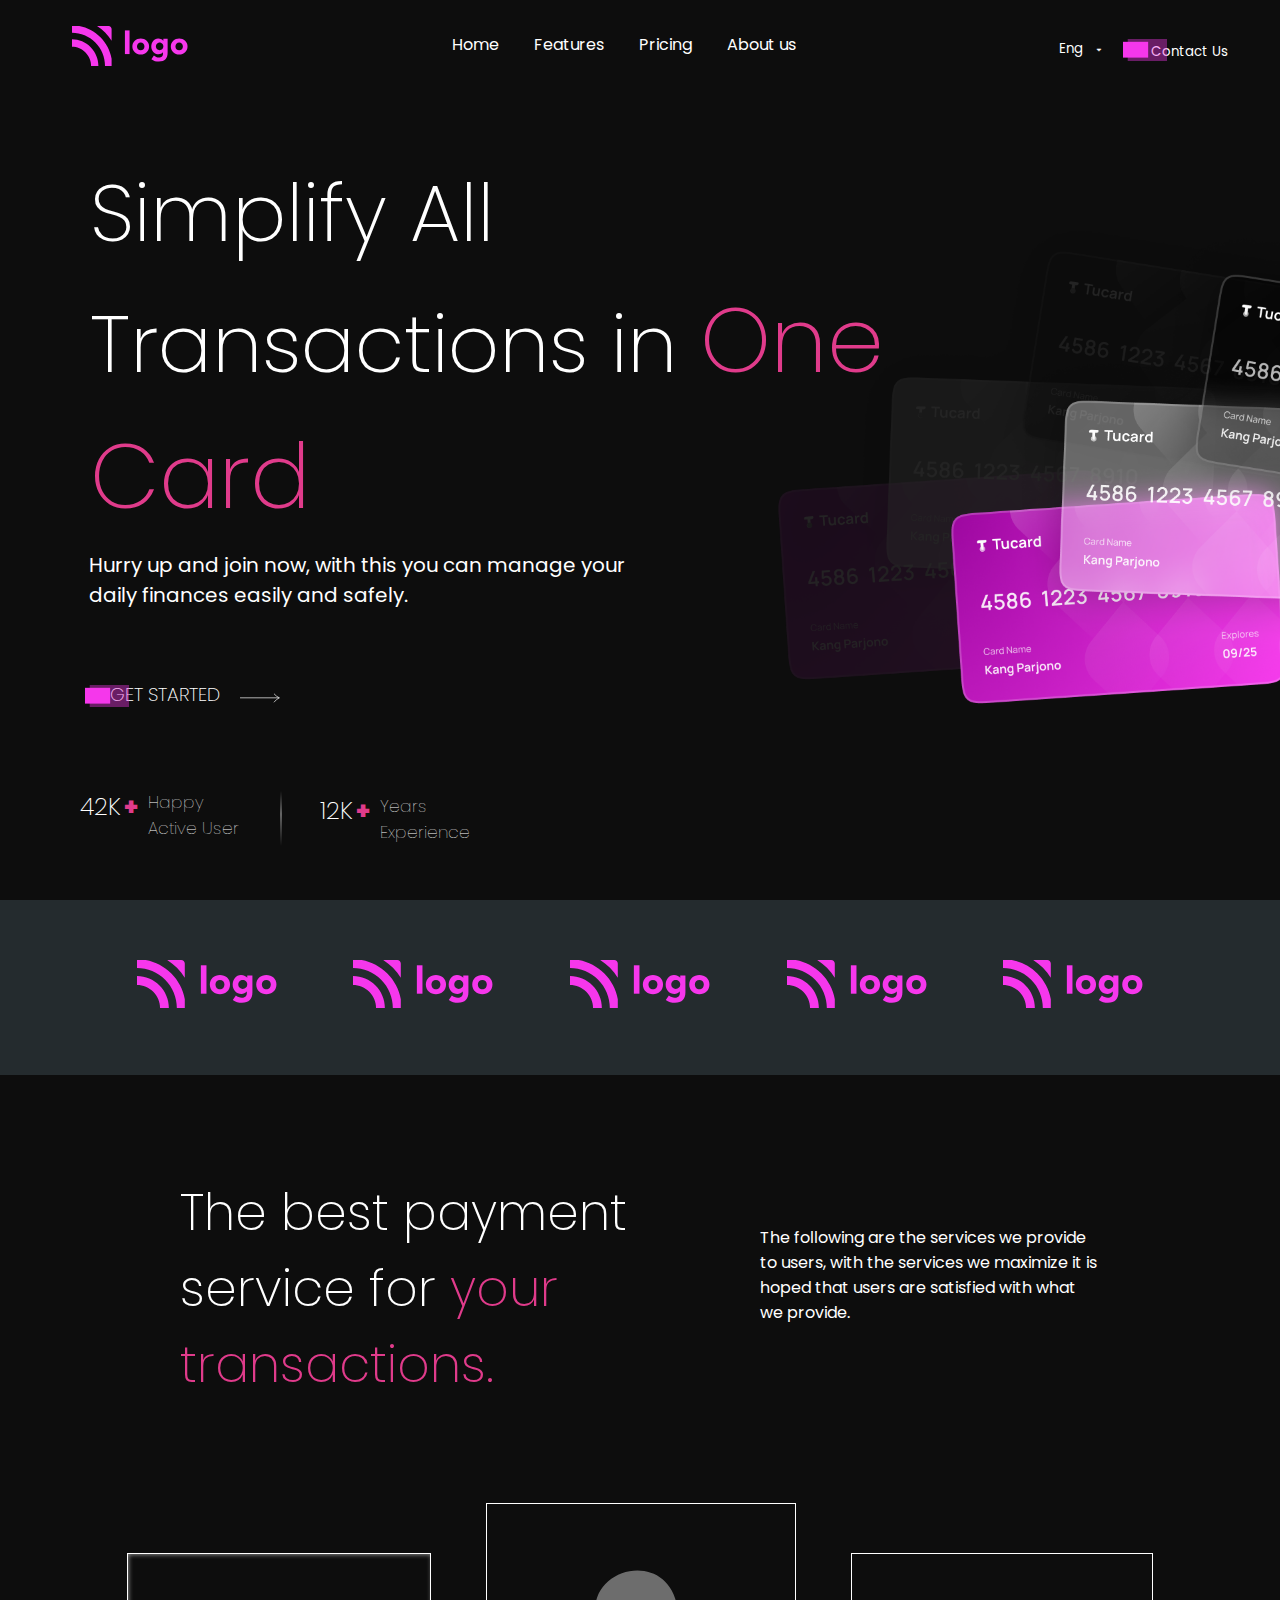
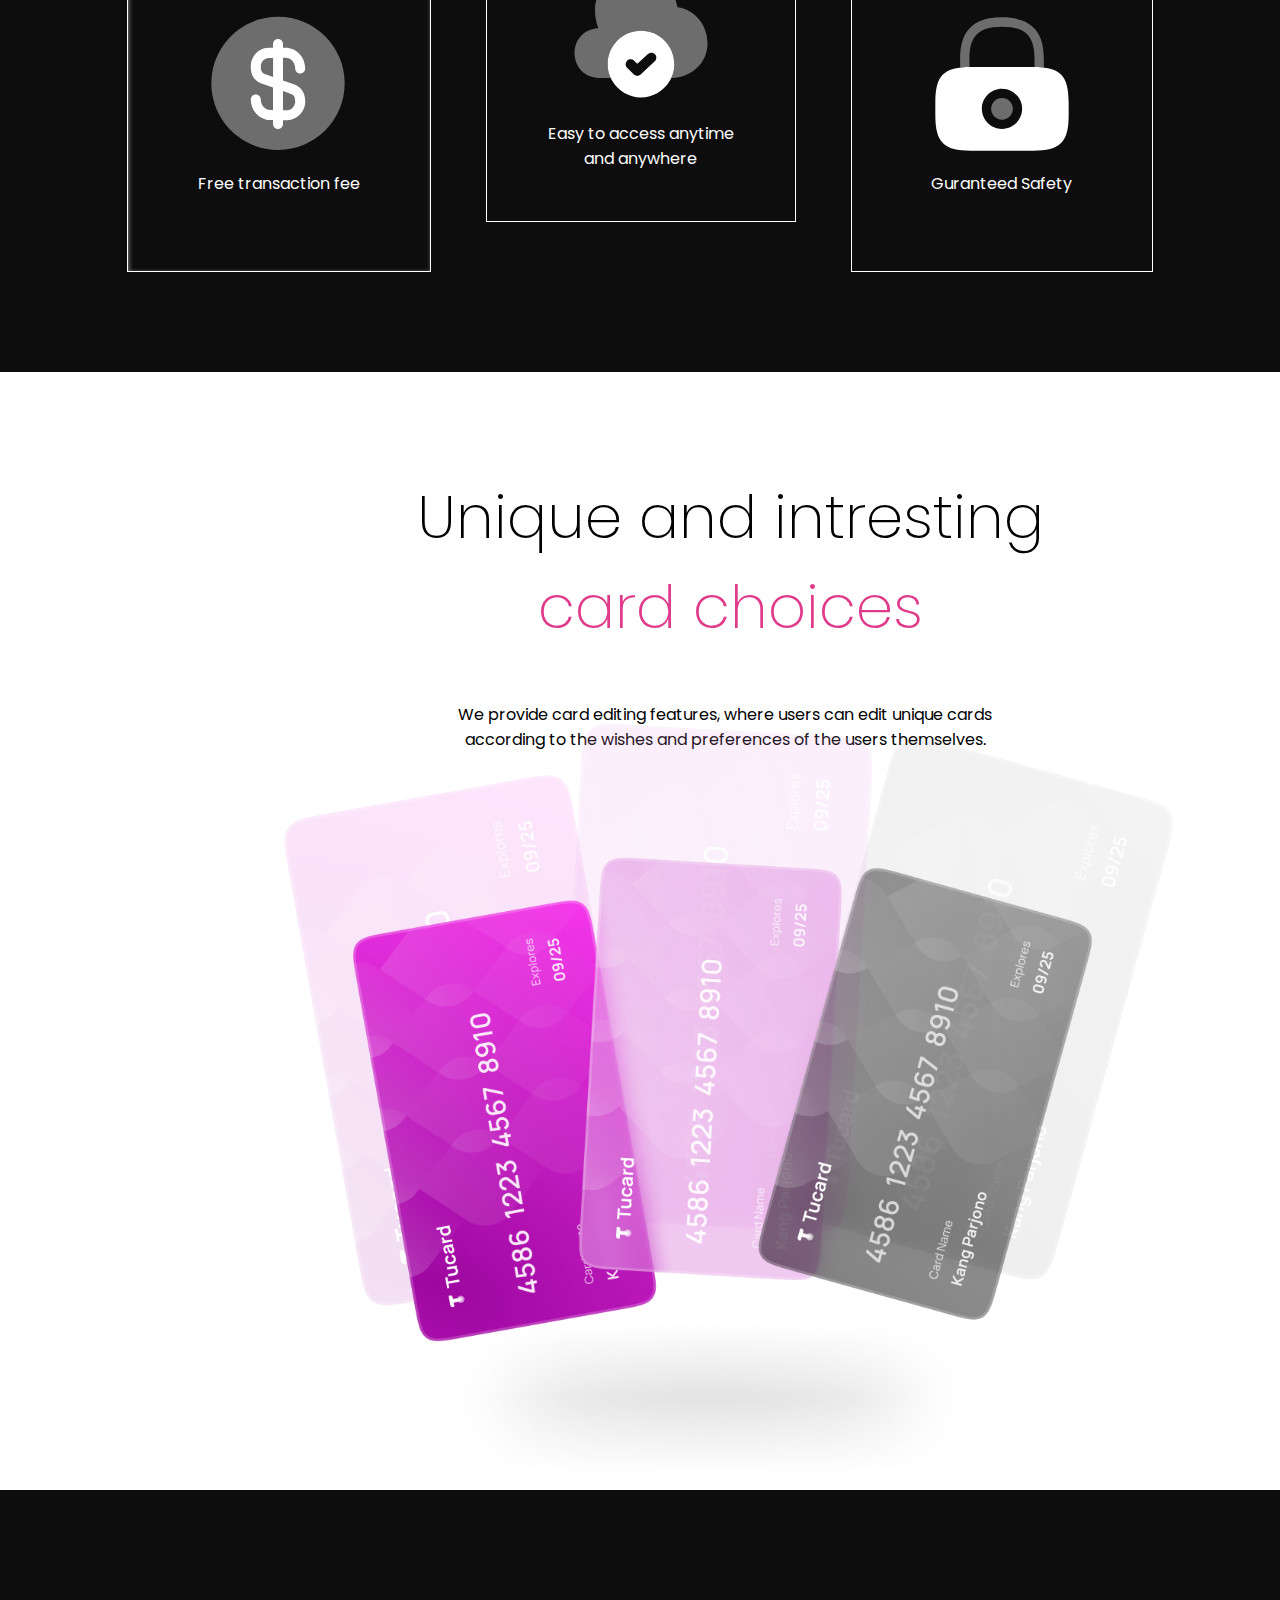
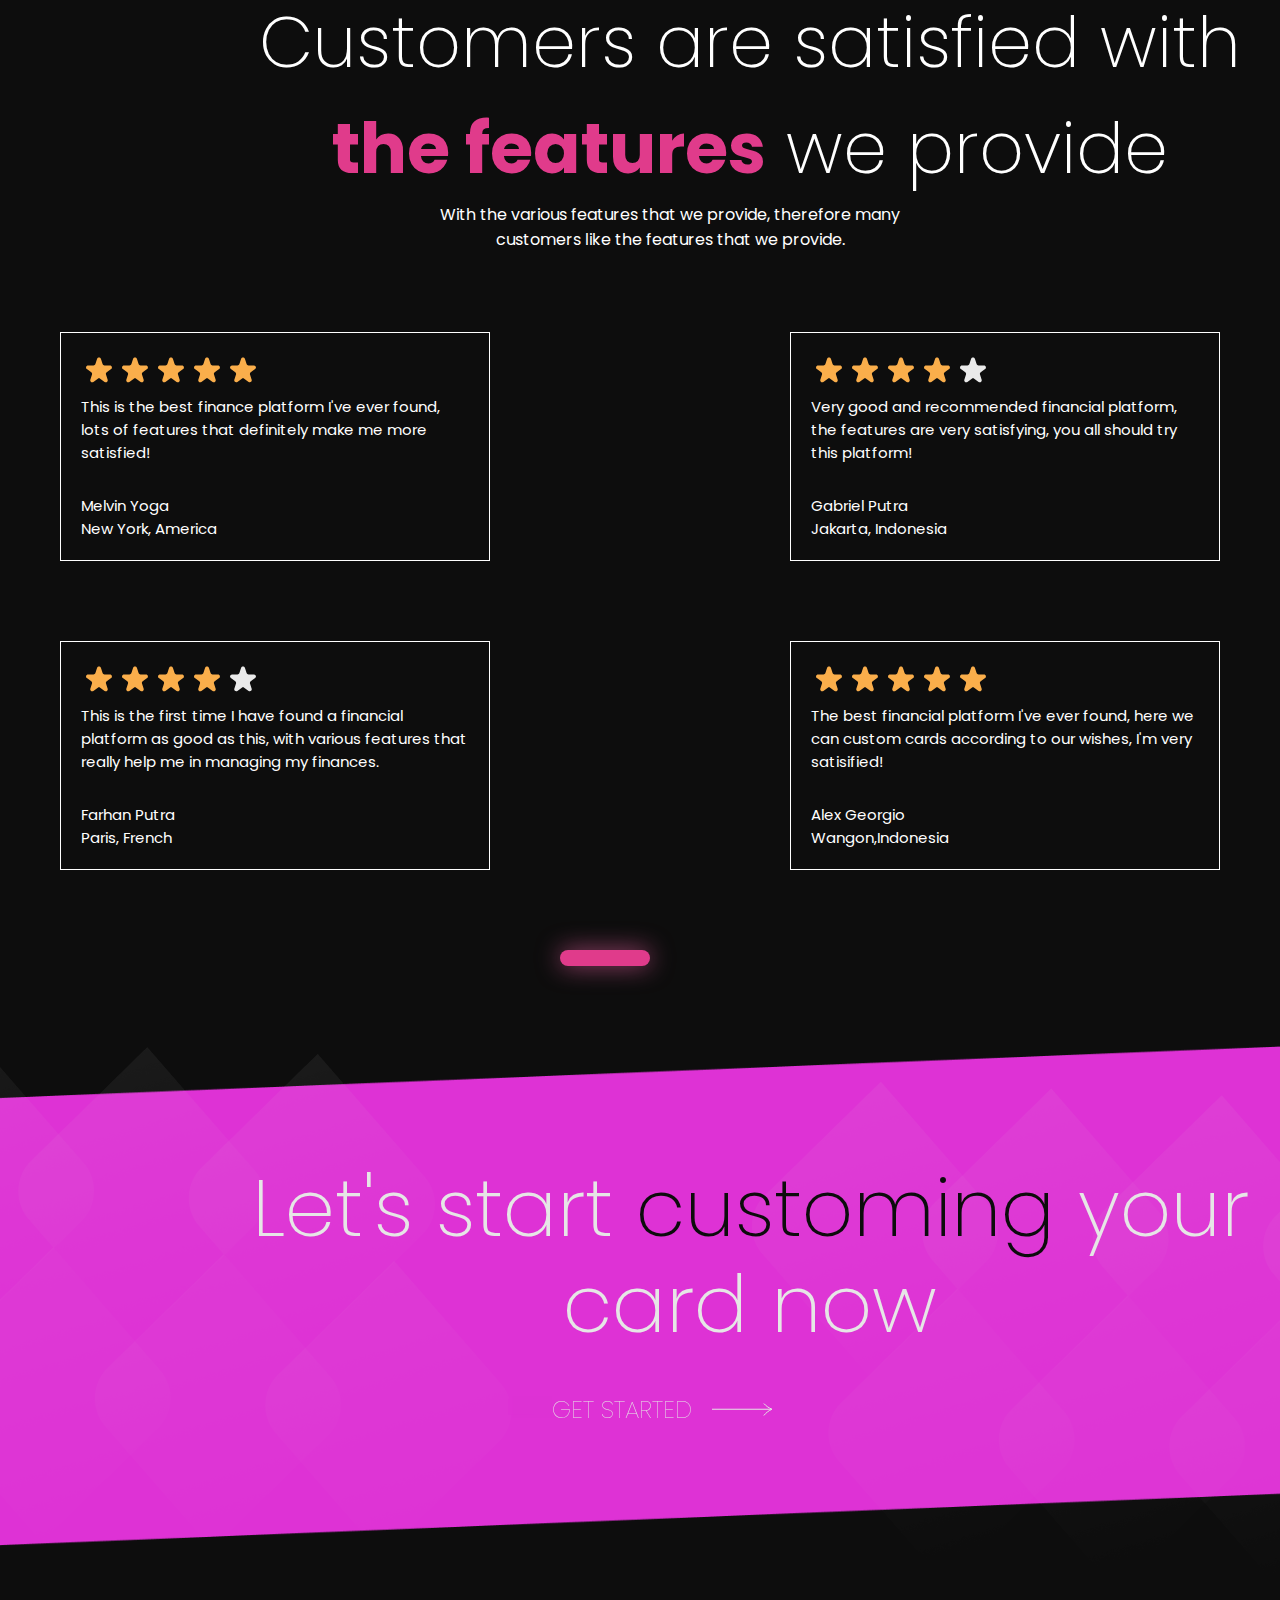
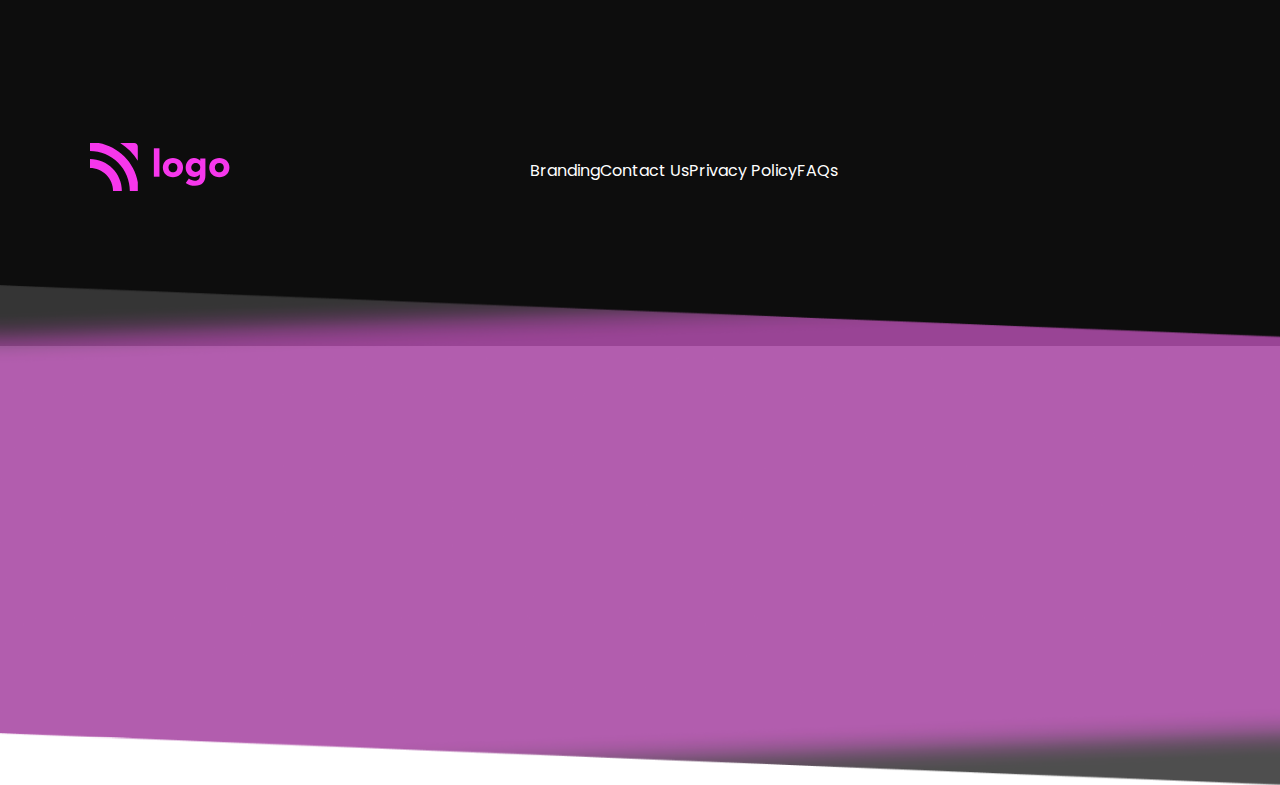
<file: HTML and CSS Projects/Project 3/assets/Icons/html/New Projects html css/Project 1/index.html>
<!DOCTYPE html>
<html lang="en">

<head>
   <meta charset="UTF-8">
   <meta http-equiv="X-UA-Compatible" content="IE=edge">
   <meta name="viewport" content="width=device-width, initial-scale=1.0">
   <title>Document</title>
   <link rel="stylesheet" href="style.css">
</head>

<body>

   <div class="container">
      <main class="main">
         <!-- navbar -->
         <nav class="navbar-container">
            <div class="logo">
               <img src="./assets/Icons/Logo.svg" alt="">
            </div>

            <div class="grow-list">
               <ul class="list">
                  <li>Home</li>
                  <li>Features</li>
                  <li>Pricing</li>
                  <li>About us</li>
               </ul>
            </div>

            <div class="button-group">
               <button class="arrow">Eng</button>
               <button class="contact">
                  <img class="pink-button" src="./assets/Icons/btn-pink-bg.svg">
                  Contact Us</button>
            </div>
         </nav>


         <div class="left">
            <div>
               <h1 class="transaction">Simplify All Transactions in <span class="heading">One Card</span> </h1>
            </div>

            <div class="finance">
               <p>Hurry up and join now, with this you can manage your daily
                  finances easily and safely.
               </p>
            </div>

            <div>
               <h3>GET STARTED</h3>
               <div class="btnpink">
                  <svg width="44" height="22" viewBox="0 0 44 22" fill="none" xmlns="http://www.w3.org/2000/svg">
                     <rect y="2.82031" width="25.1429" height="15.7949" fill="#F637EC" />
                     <g filter="url(#filter0_b_1_131)">
                        <rect x="4.71094" width="39.2857" height="22" fill="#F637EC" fill-opacity="0.4" />
                     </g>
                     <defs>
                        <filter id="filter0_b_1_131" x="-0.289062" y="-5" width="49.2857" height="32"
                           filterUnits="userSpaceOnUse" color-interpolation-filters="sRGB">
                           <feFlood flood-opacity="0" result="BackgroundImageFix" />
                           <feGaussianBlur in="BackgroundImageFix" stdDeviation="2.5" />
                           <feComposite in2="SourceAlpha" operator="in" result="effect1_backgroundBlur_1_131" />
                           <feBlend mode="normal" in="SourceGraphic" in2="effect1_backgroundBlur_1_131"
                              result="shape" />
                        </filter>
                     </defs>
                  </svg>
               </div>
            </div>

            <div>
               <img class="rightarrow" src="./assets/Icons/RightArrow.svg " alt="">
            </div>

            <!-- active user -->
            <div class="user">
               <h2>42K<span class="plus1">+</span></h2>
               <h2>Happy Active User</h2>
            </div>

            <!-- Vector Image -->
            <div class="vector">

               <svg width="2" height="55" viewBox="0 0 2 75" fill="none" xmlns="http://www.w3.org/2000/svg">
                  <path d="M1 0L1 75" stroke="url(#paint0_linear_1_256)" />
                  <defs>
                     <linearGradient id="paint0_linear_1_256" x1="0.000322223" y1="74.9761" x2="1.79355"
                        y2="-0.00493665" gradientUnits="userSpaceOnUse">
                        <stop stop-color="white" stop-opacity="0" />
                        <stop offset="0.581314" stop-color="white" />
                        <stop offset="1" stop-color="white" stop-opacity="0" />
                     </linearGradient>
                  </defs>
               </svg>

            </div>

            <!-- years experience -->

            <div class="experience">
               <h2>12K<span class="plus2">+</span></h2>
               <h2>Years Experience</h2>
            </div>
         </div>

         <!-- credit cards images -->

         <div class="right">
            <img class="image" src="./assets/Photos/backCards.png">
            <img class="image1" src="./assets/Photos/frontCards.png">

         </div>

      </main>

      <!-- logo images -->
      <section>
         <div class="logo-images">

            <div class="logo1">
               <img src="./assets/Icons/Logo.svg">
            </div>

            <div class="logo2">
               <img src="./assets/Icons/Logo.svg">
            </div>

            <div class="logo3">
               <img src="./assets/Icons/Logo.svg">
            </div>

            <div class="logo4">
               <img src="./assets/Icons/Logo.svg">
            </div>

            <div class="logo5">
               <img src="./assets/Icons/Logo.svg">
            </div>

         </div>
      </section>


      <section class="information">
         <div class="services">
            <div>
               <h1>The best payment service for <span class="payment">your transactions.</span></h1>
            </div>

            <div>
               <p>The following are the services we provide to users, with the services we maximize
                  it is hoped that users are satisfied with what we provide.
               </p>
            </div>
         </div>

         <div class="images">
            <div>
               <img src="./assets/Icons/dollar-circle.svg" alt="">
               <p>Free transaction fee</p>
            </div>

            <div>
               <img src="./assets/Icons/cloud-add.svg" alt="">
               <p>Easy to access anytime and anywhere</p>
            </div>

            <div>
               <img src="./assets/Icons/lock.svg" alt="">
               <p>Guranteed Safety</p>
            </div>

         </div>

      </section>

      <!-- cards -->
      <section>
         <div class="unique-cards">
            <h1>Unique and intresting <span class="choices">card choices</span></h1>
            <p>We provide card editing features, where users can edit unique cards according
               to the wishes and preferences of the users themselves.
            </p>
         </div>

         <div class="vcards">
            <img src="./assets/Photos/VCards.png" alt="">
         </div>
      </section>

      <section class="features">
         <div class="provide">
            <h1>Customers are satisfied with <span class="customer">the features</span> we provide</h1>
            <p>With the various features that we provide, therefore many
               customers like the features that we provide.
            </p>
         </div>

         <div class="start-images">

            <div class="div1">
               <div>
                  <img src="./assets/Icons/5stars.svg" alt="">
                  <p>This is the best finance platform I've ever found, lots of
                     features that definitely make me more satisfied!
                  </p>
               </div>   
            
               <div>
                  <span>Melvin Yoga</span>
                  <p>New York, America</p>
               </div>
            </div>

            <div class="div2">
               <div>
                  <img src="./assets/Icons/4stars.svg" alt="">
                  <p>Very good and recommended financial platform, the features
                     are very satisfying, you all should try this platform!
                  </p>
               </div>

               <div>
                  <span>Gabriel Putra</span>
                  <p>Jakarta, Indonesia</p>
               </div>
            </div>

            <div class="div3">
               <div>
                  <img src="./assets/Icons/4stars.svg" alt="">
                  <p>This is the first time I have found a financial platform as good as
                     this, with various features that really help me in managing my finances.
                  </p>
               </div>

               <div>
                  <span>Farhan Putra</span>
                  <p>Paris, French</p>
               </div>
            </div>

            <div class="div4">
               <div>
                  <img src="./assets/Icons/5stars.svg" alt="">
                  <p>The best financial platform I've ever found, here we can custom cards
                     according to our wishes, I'm very satisified!
                  </p>
               </div>
               <div>
                  <span>Alex Georgio</span>
                  <p>Wangon,Indonesia</p>
               </div>
            </div>
                 <!-- horizontal line and circles -->
            
         <div class="line-circles">      
            <div class="lines">
               <span class="line"></span>
            </div> 

            <!-- <div class="circles">
               <span class="circle"></span>
               <span class="circle"></span>
               <span class="circle"></span>
            </div>
          -->
         </div>  
         </div>
      </section>

      <section class="banner">
         <div class="banner-container">
            <div class="diamond-images">
               <img src="./assets/Photos/Diamond-right.png" alt="">
               <img src="./assets/Photos/Diamond-left.png" alt="">
            </div>

            <div class="banner-front"></div>
            
            <div class="card">
              <h1>Let's start <span class="customing">customing</span> your card now</h1>
             <div class="started">
                <h2><img src="./assets/Icons/btn-pink-bg.svg" alt="">Get Started</h2>
                <img src="./assets/Icons/RightArrow.svg" alt="">
              </div>
           </div>

         </div>
      </section> 

   <section class="end-section">
      <div class="footer">
        <div>
           <img src="./assets/Icons/Logo.svg" alt="">
        </div>

         <div>
            <ul class="li-items">
              <li>Branding</li>
              <li>Contact Us</li>
              <li>Privacy Policy</li>
              <li>FAQs</li>
            </ul>
         </div>

      </div>
     </section>
   </div>
</body>

</html>
</file>
<file: HTML and CSS Projects/Project 1/style.css>
/* You can not modify anything in the HTML */
/* You can only modify the CSS file */

.container{
    margin-top: px;
    margin-left: 100px;
} 

.navbar-container{
  display: flex; 
  flex-direction: row;
  align-items: center;  
}

.navbar-container  div > img {
     width: 110px;
    margin-left: 30px;   
}

.list {
    flex:2;
    display: flex;
    justify-content: space-around;
    align-items: center;
    list-style-type: none;
    font-size: 20px;
    margin-left: 10px;
} 

.list-item{
    padding: 20px;
    color: #95a5a6;
    font-family: 'Poppins';
}

ul li:nth-child(1){
    color: #1d1d1d;
    font-weight: 400;
    
}

.nav-button{
    background-color: #6c5ce7;
    color:#ffffff;
    border:none;
    padding: 15px 30px;
    border-radius: 8px;
    margin-left: 410px; 
    font-size: 20px;
} 

.btn{
    background-color: #6c5ce7;
    color:#ffffff;
    border:none;
    padding: 15px 30px;
    border-radius: 8px;
    margin-left: 7px;
    margin-top: 50px;
}

.banner-container div > img {
    width: 900px;
    margin-left: 75px;
    margin-bottom: 100px;
}

.banner-container{
    flex:2;
    display: flex;
    margin-top: 20px;
    margin-left: 33px;
}



.heading-text {
    margin-top: 110px;
    color: #4b267b;
    font-size: 50px;
    font-weight: 500;
    font-family: 'Poppins';
    width: 400px;
    height: 280px;
    
}

span {
    color: #7158e2;
}

.description {
    color: #95a5a6;
    font-size: 17px;
    width: 425px;
    margin-top: -70px;
    font-family: 'Poppins';
    
}
</file>
<file: HTML and CSS Projects/Project 10- Real Estate Landing Page/style.css>
@import url('https://fonts.googleapis.com/css2?family=Manrope:wght@400;700&display=swap');

*{
    margin: 0;
    padding: 0;
    box-sizing: border-box;
}

body{
   
   max-width: 1440px;
   overflow-x: hidden;
   margin: auto;
   font-family: 'Manrope';
}

/* navbar */
.navbar{
    background-image: url(./Photos/mainBackground.png),
    linear-gradient(rgba(0, 0, 0, 0.6), rgba(0, 0, 0, 0.5));;
    background-repeat: no-repeat;
    background-position: center;
    background-size: cover;
    background-size: 100% 100%; 
    height: 900px; 
   
    background-blend-mode: overlay;

}

.navbar > .header{
    display: flex;
    /* justify-content: space-between; */
    justify-content: center;
    align-items: center;
    gap: 600px;
    padding-top: 30px;
}

.navbar > .header > img{
    display: flex;
    height: 50px;
   
    
}

.navbar > .header >.items{
      list-style-type: none;
      display: flex;
      gap: 50px;
      color: #ffffff;
}

.navbar > .header >.items > li:hover{
    cursor: pointer;
    text-decoration: underline rgb(198, 224, 29);
    color: rgb(241, 148, 148);
}


 .horizontal-line > .line{
    border-bottom: 2px solid #ffffff;
    margin: 0 100px ;
    padding: 15px;
 }

.navbar > .living-life{
    display: flex;
    flex-direction: column;
    gap: 20px;
    color: #ffffff;
    position: absolute;
    top: 300px;
    left: 180px;
    
    
}

.navbar > .living-life > .heading{
       font-size: 50px;
       width: 550px;
}

.navbar > .living-life > .para{
      width: 350px;
}

.navbar > .living-life > .learn-btn > button{
    background-color: #6663e8;;
    border: none;
    color: #ffffff;
    padding: 15px 40px;
    border-radius: 25px;
    font-size: 15px;
    font-weight: 600;
    position: relative;
    top: 40px;
}

.navbar > .living-life > .learn-btn > button:hover{
    cursor: pointer;
    background-color: #ffffff;
    color: rgb(0, 162, 255)
}

/* logo images */

.logo-imgs{
    display: flex;
    justify-content: space-evenly;
    border: 1px solid #1d1d1d;
    padding: 55px 80px;
    border-radius: 15px;
    background-color: #ffffff;
    border: none;
    text-align: center; 
    margin: 0px 50px;
    position: relative;
    top: -110px;
}

.logo-imgs > div > .img1:hover{
    cursor: pointer;
    transition: 0.3 sec;
    scale: 1.2;
}

.logo-imgs > div > .img2:hover{
    cursor: pointer;
    transition: 0.3 sec;
    scale: 1.2;
}

.logo-imgs > div > .img3:hover{
    cursor: pointer;
    transition: 0.3 sec;
    scale: 1.2;
}

.logo-imgs > div > .img4:hover{
    cursor: pointer;
    transition: 0.3 sec;
    scale: 1.2;
}

.logo-imgs > div > .img5:hover{
    cursor: pointer;
    transition: 0.3 sec;
    scale: 1.2;
}


.logo-imgs > div > .img6:hover{
    cursor: pointer;
    transition: 0.3 sec;
    scale: 1.2;
}


/* best estate */
.best-estate > .estate-card {
    padding-top: 500px;
     display: grid;
     grid-template-columns: 22% 22% 22%;
     row-gap: 40px;
     justify-content: center;
     align-content: center;
     height: 100vh;
     width: 100%;
}


.best-estate > .estate-heading > h1{
       font-size: 40px;
       width: 480px;
       text-align: center;
       display: flex;
       justify-content: center;
       align-items: center;
       position: relative;
       left: 450px;
}


 .best-estate > .estate-card > div > img{
      height: 300px;
      width: 300px;
      border-radius: 15px;
} 

 .best-estate > .estate-card > div > .heading{
    display: flex;
    gap: 20px;
    align-items: center;
    justify-content: center;
    border: 1px solid black;
    background-color: #ffffff;
    border: none;
    width: 240px;
    padding: 12px 20px;
    border-radius: 15px;
    position: relative;
    left: 25px;
    top: -45px; 
    
}  

.best-estate > .estate-card > div > .heading > .price > h1{
      font-size: 20px;
      font-weight: 200;
}

.best-estate > .estate-card > div > .heading > .price > span{
       color: rgba(34, 34, 201, 0.942);

}

.best-estate > .estate-card > div > .heading > .price {
    display: flex;
    flex-direction: column;
    gap: 5px;
}

.best-estate > .estate-card > div > .heading > .detail-btn > button{
    background-color: rgba(35, 35, 177, 0.652);
    border: none;
    color: #ffffff;
    padding: 10px 25px;
    border-radius: 20px;
}

.best-estate > .estate-card > .card2{
    position: relative;
    top: 20px;
}


.best-estate > .estate-card > .card3{
    position: relative;
    top: 40px;
}

.best-estate > .estate-card > .card4{
    position: relative;
    top: 60px;
}

.best-estate > .estate-card > .card5{
    position: relative;
    top: 30px;
}

.best-estate > .estate-card > .card7{
    position: relative;
    top: 30px;
} 

.best-estate > .estate-card > .card8{
    position: relative;
    top: 30px;
} 

.best-estate > .estate-card > .card9{
    position: relative;
    top: 60px;
} 


.best-estate > .estate-card > .card1:hover{
    cursor: pointer;
    transition: all 0.3 sec;
    scale: 1.1;
}

.best-estate > .estate-card > .card2:hover{
    cursor: pointer;
    transition: all 0.3 sec;
    scale: 1.1;
}

.best-estate > .estate-card > .card3:hover{
    cursor: pointer;
    transition: all 0.3 sec;
    scale: 1.1;
}

.best-estate > .estate-card > .card4:hover{
    cursor: pointer;
    transition: all 0.3 sec;
    scale: 1.1;
}

.best-estate > .estate-card > .card5:hover{
    cursor: pointer;
    transition: all 0.3 sec;
    scale: 1.1;
}

.best-estate > .estate-card > .card6:hover{
    cursor: pointer;
    transition: all 0.3 sec;
    scale: 1.1;
}

.best-estate > .estate-card > .card7:hover{
    cursor: pointer;
    transition: all 0.3 sec;
    scale: 1.1;
}

.best-estate > .estate-card > .card8:hover{
    cursor: pointer;
    transition: all 0.3 sec;
    scale: 1.1;
}

.best-estate > .estate-card > .card9:hover{
    cursor: pointer;
    transition: all 0.3 sec;
    scale: 1.1;
}

.best-estate > .estate-card > div > .heading > .price > span:hover{
    cursor: pointer;
    color: rgb(0, 255, 102);
   

}

.best-estate > .estate-card > div > .heading > .price:hover {
    cursor: pointer;
    color: rgb(255, 0, 195)
}

.best-estate > .estate-card > div > .heading > .detail-btn > button:hover{
    cursor: pointer;
    background-color: rgb(209, 92, 249);
    color: rgb(255, 0, 0)
}


/* trendy */
.trendy{
   display: flex;
   flex-direction: column;
   gap: 150px;
   padding-top: 700px;
}

.trendy > .modern-estate1-left{
    display: flex;
    
}

.trendy > .modern-estate1-left > .feature1-img > img{
      height: 400px;
      width: 530px;
      
}

.trendy > .modern-estate1-left > .house1-img > img{
    height: 380px;
    width: 358px;
    position: relative;
    left: -420px;
    top: -70px;
    border-radius: 40px;
}

.trendy > .modern-estate1-left > .house1-img > img:hover{
    cursor: pointer;
    transition: all 0.3 sec;
    scale: 1.1;

}

.trendy > .modern-estate1-left > .modern-estate2-right{
    display: flex;
    flex-direction: column;
    gap: 20px;
 
}

.trendy > .modern-estate1-left > .modern-estate2-right > .heading{
    font-size: 40px;
    width: 480px;
}

.trendy > .modern-estate1-left > .modern-estate2-right > .para{
    width: 400px;
    color: #615a5a;
  
}

.trendy > .modern-estate1-left > .modern-estate2-right > .btn1 > button{
      background-color: rgba(35, 35, 177, 0.652);
      border: none;
      color: #ffffff;
      padding: 15px 40px;
      border-radius: 25px;
      font-size: 15px;
      font-weight: 600;
}


.trendy > .modern-estate1-left > .modern-estate2-right > .btn1 > button:hover{
         cursor: pointer;
         background-color: rgb(103, 157, 48);
         color: rgb(243, 119, 191);
}

.trendy > .trendy-book{
    display: flex;
    justify-content: space-around;
}

.trendy > .trendy-book > .modern-estate3-left{
    display: flex;
    flex-direction: column;
    gap: 20px;

}

.trendy > .trendy-book  > .modern-estate3-left > .heading{
    font-size: 30px;
    width: 400px;
}

.trendy > .trendy-book  > .modern-estate3-left > .para{
    width: 400px;
}


.trendy > .trendy-book  > .modern-estate3-left > .btn2 > button{
    background-color: rgba(35, 35, 177, 0.652);
    border: none;
    color: #ffffff;
    padding: 15px 40px;
    border-radius: 25px;
    font-size: 15px;
    font-weight: 600;
}



.trendy > .trendy-book  > .modern-estate3-left > .btn2 > button:hover{
    cursor: pointer;
    background-color: rgb(103, 157, 48);
    color: rgb(243, 119, 191);
}

.trendy > .trendy-book > .modern-estate4-right{
   display: flex;
}

.trendy > .trendy-book > .modern-estate4-right > .house2-img > img{
    height: 380px;
    width: 384px;
    position: relative;
    left: 429px;
    top: -70px;
    border-radius: 30px;
}

.trendy > .trendy-book > .modern-estate4-right > .house2-img > img:hover{
    cursor: pointer;
    transition: all 0.3 sec;
    scale: 1.1;
}

.trendy > .trendy-book > .modern-estate4-right > .feature2-img > img{
    height: 400px;
      width: 530px;
    
}



/* newsletter */
.newsletter{
    padding-top: 500px;
     border: 1px solid black;
     padding: 60px 0px;
     border-radius: 50px;
     margin: 0px 50px;
     background-color: rgba(35, 35, 177, 0.652);
     color: #ffffff;
     border: none;
     display: flex;
     flex-direction: column;
     gap: 20px;
     text-align: center;
     align-items: center;
}

.newsletter > .heading{
     font-size: 40px;
     width: 850px;
     font-weight: 100;
     text-align: center;
}

.newsletter > .para{
    font-size: 15px;
    width: 540px;
    text-align: center;
}

.newsletter > .subscribe{
    display: flex;
    gap: 15px;
}

.newsletter > .subscribe > .mail-img{
    height: 20px;
    position: relative;
    left: 50px;
    top: 12px;
}

.newsletter > .subscribe > .email{
    padding: 15px 50px;
    background-color: rgb(87, 87, 200);
    color: #ffffff;
    border: none;
    border-radius: 30px;
    width: 400px;
}

.newsletter > .subscribe > .email::placeholder{
    color: #c9b6b6;
}

.newsletter > .subscribe > .email:hover{
    background-color: #767171;

}



.newsletter > .subscribe > .subscribe-btn{
     color:  rgba(77, 77, 198, 0.652);
     border-radius: 25px;
     border: none;
     padding: 15px 35px;
    display: flex;
    font-weight: 600;
}

.newsletter > .subscribe > .subscribe-btn:hover{
    background-color: rgb(77, 243, 243);
    color: #ffffff;
}


/* footer */
.footer{
     padding-top: 90px;
     display: flex;
     justify-content: space-evenly;
     padding-bottom: 90px;
   
}

.footer > .left-footer{
     display: flex;
     flex-direction: column;
     gap: 30px;
      position: relative;
     left: -120px;
    
    
     
}

.footer > .left-footer > img{
     height: 50px;
     display: flex;
     align-self: flex-start;
}

.footer > .left-footer > .social-imgs{
     display: flex;
     gap: 20px;
}

.footer > .left-footer > .social-imgs > img{
    height: 40px;
}

.footer > .left-footer > .para{
    width: 250px;
    line-height: 25px;
    padding-top: 20px;
}

.footer > .right-footer{
    
    display: flex;
     gap: 150px;
     position: relative;
     left: 90px;
   
  
}

.footer > .right-footer > div > h1{
   
     font-size: 18px;
     font-weight: 600;
    
}

.footer > .right-footer > div > h1:hover{
   color: #615a5a;
       
   
}

.footer > .right-footer > div > .lists{
    list-style-type: none;
    display: flex;
    flex-direction: column;
    gap: 30px;
    padding-top: 20PX;
   
}

.footer > .right-footer > div > .lists > li:hover{
    color: #615a5a;
}
</file>
<file: HTML and CSS Projects/Project 11-Beats Main Landing Page/style.css>
@import url('https://fonts.googleapis.com/css2?family=Poppins:wght@400;500;700&display=swap');

*{
    margin: 0;
    padding: 0;
    box-sizing: border-box;
}

body{
    max-width: 1440px;
    overflow-x: hidden;
    margin: auto;
    background-color: #0D0D0D;
    color: #ffffff;
    font-family: 'Poppins';
}

/* navbar */
.navbar{
     display: flex;
     justify-content: space-evenly;
     padding-top: 70px;
}

.navbar > .main-img{
    position: relative;
    top: -190px; 
}

.navbar > .main-img:hover{
    cursor: pointer;
    scale: 1.1;
      transition: 0.1;
}

.navbar > .overview{
    display: flex;
    flex-direction: column;
    gap: 50px;
} 

.navbar > .overview > .item{
    display: flex;
    gap: 70px;
    list-style-type: none;
} 

.navbar > .overview > .item > li:hover{
    cursor: pointer;
    color: rgb(87, 85, 85);
}

.navbar > .overview > .item > button{
    background-color: rgb(27, 29, 31);
    color: #ffffff;
    border: none;
    padding: 15px 50px;
    border-radius: 10px;
    position: relative;
    top: -8px;
    
}

.navbar > .overview > .item > button:hover{
    background-color: rgb(238, 218, 218);
    color: rgb(4, 254, 100);
    cursor: pointer;
}

.navbar > .overview > .heading > img{
    width: 400px;
    padding-left: 60px;
}

.navbar > .overview > .heading > h2{
    font-size: 50px;
}

.navbar > .overview > .info{
     display: flex;
    flex-direction: column;
    gap: 10px; 
}

.navbar > .overview > .info > h1{
    font-weight: 100;
}

.navbar > .overview > .info > p{
    font-size: 15px;
    width: 350px;
    line-height: 2;
}

.navbar > .overview > .shopping-btn{
     display: flex;
     gap: 15px;
     justify-content: center;
     align-items: center;
     background-color: rgb(27, 29, 31);
     width: 33%;
     padding: 10px 10px;
     border-radius: 5px
} 

.navbar > .overview > .shopping-btn:hover{
    background-color: rgb(69, 64, 64);
    color: rgb(4, 254, 100);
    cursor: pointer;
}

.navbar > .overview > .shopping-btn > img{
     width: 15px;
     height: 17px;
}


.navbar > .overview > .shopping-btn > .add-to-bag{
     font-size: 15px;
}

.navbar > .overview > .shopping-btn > .price{
    font-weight: 500;
}


/* logo-img */
.logo-img{
  display: flex;
  justify-content: space-evenly;
   
}

/* specs */
.specs{
     display: flex;
     justify-content: center;
     align-items: center;
      height: 100vh;
      width: 100%;
}



.specs > .specs-left-section > .equipements > div:nth-child(2){ 
    position: relative;
    left: -30px; 
  
}

.specs > .specs-left-section > .equipements > div:nth-child(3){ 
    position: relative;
    left: -30px; 
    
}

.specs > .specs-left-section > div > .specs-logo{
    position: relative;
   left: 120px;
    
} 


.specs > .specs-left-section > .equipements{
    display: flex;
    flex-direction: column;
    gap: 30px;

}

.specs > .specs-left-section > .equipements{
    display: flex;
    flex-direction: column;
    justify-content: center;
  align-items: flex-start;
    gap: 30px;
    
}



.specs > .specs-left-section > .equipements > .headphone > h3{
  font-size: 15px;
  font-weight: 100;
}

.specs > .specs-left-section > .equipements >  .headphone > span{
    font-size: 12px;
    font-weight: 100;
    color:rgb(196, 186, 186);
}

.specs > .specs-right-section{
    position: relative;
    top: 50px;
    left: 20px;
}



/* case */
.case{
    display: flex;
    justify-content: center;
    align-items: center;
    gap: 50px;
     height: 70vh;
     width: 100%;
}

.case > .case-left-section > div > .case-logo-img{
     position: relative;
     left: 250px;
}

.case > .case-left-section > div > .case-logo-img:hover{
  cursor: pointer;
  scale: 1.1;
  transition: 0.1;
}

.case > .case-left-section > div > .case-img:hover{
    cursor: pointer;
    scale: 1.1;
    transition: 0.1;
  }
  
.case > .case-right-section{
    display: flex;
    flex-direction: column;
    gap: 50px;
}


.case > .case-right-section > div{
       font-size: 15px;
        width: 210px;
        line-height: 2;
     
}

.case > .case-right-section > .btn{
        display: flex;
        gap: 10px;
        background-color: rgb(27, 29, 31);
        width: 150px;
        padding: 15px;
        border: none;
        color: #ffffff;
        align-items: center;
        display: flex;
        justify-content: center;
        align-items: center;
        gap: 20px;
        border-radius: 5px;
}

.case > .case-right-section > .btn:hover{
    background-color: rgb(69, 64, 64);
  
    cursor: pointer;
}

.case > .case-right-section > .btn > a{
    color: #ffffff;
    text-decoration: none;
}

.case > .case-right-section > .btn > a:hover{
    color: rgb(4, 254, 100);
    cursor: pointer;
}


/* immerse */
.immerse {
    display: flex; 
    justify-content: center;
    align-items: center;
    gap: 100px;
     background-color: rgb(27, 29, 31);
     border-radius: 10px;
     width: 1000px;
     padding: 30px;
     position: relative;
     left: 270px;
     top: 100px;
     }

.immerse > .music-left-section{
        display: flex;
        flex-direction: column;
        gap: 20px;
     }

  .immerse > .music-left-section > button{
        background-color: rgb(12, 12, 12);
        width: 150px;
        padding: 15px;
        border: none;
        color: #ffffff;
        align-items: center;
        display: flex;
        justify-content: center;
        align-items: center;
        gap: 20px;
        border-radius: 5px;
        
  }   

  .immerse > .music-left-section > button:hover{
    background-color: rgb(77, 73, 73);
    cursor: pointer;
    color: rgb(0, 195, 255);
  }

  .immerse > .music-left-section > button > img{
     height: 20px;
  }

  .immerse > .music-left-section > button > span{
    font-size: 15px;
 }

/* choose style */
.style{
    display: flex;
    flex-direction: column;
    gap: 100px;
    text-align: center;
    width: 100vw;
    height: 100%;
    padding-top: 200px;
      
}


.style > .headphones{
    display: grid;
    grid-template-columns: 17% 17% 17%;
    justify-content: center;
    align-content: center;
    row-gap: 80px;
    height: 50vh;
    width: 100%; 
}

.style > .headphones > .head-style{
      background-color: rgb(27, 29, 31); 
       width: 180px; 
       height: 160px; 
       border-radius: 10px;  
      
}


.style > .headphones > .head-style > .bottom-text{
    display: flex;
    justify-content: center; 
    align-items: center; 
    justify-content: space-around;
    height: 10%; 
   
     
}




.style > .headphones > .head-style > .bottom-text > div{
    text-align: justify;
    font-size: 15px;
    font-weight: 500;
}



.style > .headphones > div > .headphone-img{
    height: 100px;
    position: relative;
    top: -40px;
}

.style > .headphones > .head-style > .bottom-text >  .shop-img{
    height: 30px;
    background-color: rgb(15, 16, 15);
    padding: 10px;
    border: none;
    border-radius: 5px;
    display: flex;
    justify-content: center;
    align-items: center;
    position: relative;
    top: 5px;
   
  
}


.style > .headphones > .head-style > .bottom-text >  .shop-img > .group-img{
    height: 18px;

}

/* footer */
.footer{
     padding-top: 150px;
     display: flex; 
     justify-content: space-evenly;
     padding-bottom: 150px;

}

.footer >  .twitter-dark-img{
    height: 30px;
    position: relative;
    top: 70px;
}

.footer > div > .beats-logo-img{
     height: 25px;
     position: absolute;
     left: 310px;
}

.footer > .footer-list{
    display: flex;
    flex-direction: column;
    gap: 15px;
    position: relative;
    left: -100px;
}

.footer > .footer-list > .heading{
    font-size: 9px;
    
}


.footer > .footer-list > .heading:hover{
    cursor: pointer;
    color: #808080;
    
}

.footer > .footer-list > ul{
     list-style-type: none;
     display: flex;
     flex-direction: column;
     gap: 10px;
     color: rgb(186, 180, 180);
     font-size: 13px;
}

.footer > .footer-list > ul > li:hover{
  cursor: pointer;
  color: #808080;
}

.footer > .email-address > .input-btn > .email-input{
    display: flex;
    background-color: rgb(27, 29, 31);
    padding: 8px 10px; 
    border-radius: 5px;
    
  
}

.footer > .email-address > .input-btn{
     display: flex;
}

.footer > .email-address > .input-btn > .email-input > .email{
    background-color: rgb(27, 29, 31); 
    border: none;
    width: 180px;
   
}

.footer > .email-address > .input-btn > .email-input > .email::placeholder{
    color: #ffffff;
}

.footer > .email-address > .input-btn > .email-input > button{
    display: flex;
    gap: 10px;
    background-color: rgb(12, 12, 12);
    border: none;
    color: #ffffff;
    padding: 10px 10px;
    border-radius: 5px;

}

.footer > .email-address{
    display: flex;
    flex-direction: column;
    gap: 30px;
    position: relative;
    left: -80px;
      
}

.footer > .email-address > .imgs{
    display: flex;
    gap: 15px;
}

.footer > .email-address > .imgs > .uparrow-img {
     position: relative;
     left: 350px;
     top: 10px;
}

.footer > .email-address > .imgs > .uparrow-img > img{
    height: 30px;
}
</file>
<file: HTML and CSS Projects/Project 2/style.css>
/* You can not modify anything in the HTML */
/* You can only modify the CSS file */

body {
    background-image: url(./assets/bg.png);
    background-repeat: no-repeat;
    background-size: cover;
    background-size: 100%  100%;
    height: 1200px;
}

.navbar {
    display: flex;
    align-items: center;
    background-color: #0D0D0D;
    padding: 15px;
    width: 17500px;
    margin-top: -8px;
    margin-left: -8px; 
}

.logo {
    margin-left: 90px;
    width: 90px;
}

.list{
    flex:2;
    display: flex;
    column-gap: 70px;
    list-style-type: none;
    color: #ffffff;
    font-family: 'Poppins';

}

 .list-item:first-child::after{
   content: "\0002C7";
   position: absolute;
   top: 17px;
   left: 23%;
   margin: 15px;
   font-size: 25px;
   font-family: 'Poppins';
 

 }
   

.line{
    border-left: 2px solid #ffffff;
    height: 50px;
    margin-left: 80px;
}

.button-small{
    background-color: #e224f0e0;
    color: #ffffff;
    border: none;
    padding: 10px 20px;
    border-radius: 5px;
    margin-left: 330px;
    font-size: 15px;
}

.hero{
    flex-direction: column;
    color:#ffffff;
    display: flex;
    justify-content: center;
    align-items: center; 

}

.hero-heading{
     font-family:'Montserrat';
     font-size: 90px;
     width: 1000px;
     font-weight: 600;
     margin-top: 145px;
     margin-left: 70px;
     text-align: center;
     
} 

.hero-description {
    font-family: 'Poppins';
     font-size: 30px;
     margin-top: -70px;
    
} 

 .button-large{
    background-color: #a7228f;
    border: none;
    color: #ffffff;
    padding: 8px 15px;
    border-radius: 8px;
    font-family: 'Poppins';
    font-size: 25px;
    font-weight: 500;
    margin-top: 60px;
}
</file>
<file: HTML and CSS Projects/Project 3/style.css>
/* You can not modify anything from the HTML file */
/* You can only modify the CSS file */


 .navbar-container{
    position: relative;
    top: 20px;
    left: 1px; 
    display: flex;
   
} 


.list{
    display: flex;
    gap: 50px;
    list-style-type: none;
    margin-top: 35px;
    margin-left: 170px; 
    font-family: 'Orbitron'; 
    font-size: 20px;
    font-weight: 500;

} 

nav > div > img {
    margin-top: 25px;
    margin-left: 110px;
    width: 100px;  
}

ul li:first-child{
    font-weight: 700;
    font-size: 25px;
    margin-top: -5px;
 }

  ul:nth-child(1)::after{
        content:'';
        position: relative;
        width: 45px;
        border-bottom: 2px solid #1d1d1d;
        right: 550px;
       
 }
    
 
 .search-icon{
    
    position: absolute;
    height: 5px;
    width: 5px;
    left: 1150px;
    top: 1px;
    bottom: 20px;
    margin: auto; 
} 

.nav-button{
    background-color: #ffffff;
    color: #6c6d6d;
    border: 3px solid #0D0D0D;
    margin-left: 150px;
    position: absolute;
    bottom: 15px; 
    
   }

   .button-group .nav-button{
    font-family:'Poppins';
    font-size: 20px;
    border-radius: 13px;
    padding: 3px 37px;
   }
 

   .hero-container > span > img{
      position: relative;
      top: 365px;
      left: 270px;
      height: 300px;
   }
   

.hero-container > div > img{
   position: relative;
   bottom: 190px;
   left: 110px;
   width: 400px;
   
}

.hero-container > span:nth-child(4) > img{
    position: absolute;
    width: 60px;
    height: 60px;
    left: 750px;
    top: 165px;    
}
 
   
.hero-container > span:nth-child(2) > img{
    position: absolute;
    left: 1215px; 
    height: 45px;
    top: 220px;
    }

    .hero-container > span:nth-child(3) > img{
        position: absolute;
        top: 675px; 
        left: 650px;
        right: 760px;
        height: 35px;
    }

 .hero-heading{
    float: right;
    font-family: 'Orbitron';
    font-size: 50px;
    margin-top: -600px;
    margin-right: 215px;
 }

.hero-description{
    float: right;
    font-family:'Poppins';
    font-size: 15px;
    width: 650px;
    height: 30px;
    margin-top: -500px;
    margin-right: 170px;
    text-align: center;
}

div > button:nth-child(1)
{
    float: right;
    float: right;
    border-radius: 5px;
    padding: 2px 35px;
     font-family: 'Orbitron';
    font-size: 15px;
    margin-right: 500px;
    margin-top: -375px;
}

div > button:nth-child(2)
{
    float: right;
     background-color: #0D0D0D;
     color:#CAD5E2;
     padding: 2px 10px;
     border-radius: 5px;
     font-family: 'Orbitron';
     font-size: 15px;
     margin-top: -375px;
     margin-right: 370px;
}


.contact-heading{
    float: right;
    font-family:'Poppins';
    font-size: 16px;
    font-weight: 600;
    color: #758283;
    margin-right: 485px; 
    margin-top: -230px;

} 
 
.icons > span:nth-child(n) > img{
    height: 23px;
    width: 23px;
    position: relative;
    /* left: 120px; */
    left: 900px;
    /* top:-20px; */
    bottom: 200px;
    padding: 5px;


}
</file>
<file: HTML and CSS Projects/Project 4/style.css>
*{
    margin: 0;
    padding: 0;
    box-sizing: border-box; /* Search */
    background: #F9F5ED;
}
nav{
    padding: 20px 10%;
    height: 15vh;
}
nav li img {
    height: 30px;
}

nav ul {
    display: flex;
    align-items: center;

}

nav ul li {
    list-style: none;
    margin-right: 5%;
    /* gap: 50px; */
    font-weight: 500;
}


/* CSS for HERO Section */

main{
    display: flex;
    align-items: center;
    justify-content: center;
    margin-left: 10%;
}

.leftmain{
    width: 40%;
}

.leftmain h1{
    font-size: 67px;
}

.leftmain p{
    margin: 5% 0;
}

.leftmain button{
    padding: 14px 18px;
    border: none;
    background-color: #3b855b;
    border-radius: 8px;
    color: white;
    font-weight: 500;
}

.rightmain{
    width: 60%;
    position: relative;
    left: 200px;
}

.rightmain div > img:nth-child(1){
    padding: 8px;
    height: 250px;
}

.rightmain div > img:nth-child(2){
    margin: 5px;
    height: 290px;
}

.headphone img{
    margin: 4px;
    width: 460px;
    height: 400px;
}
</file>
<file: HTML and CSS Projects/Project 6/style.css>
@import url('https://fonts.googleapis.com/css2?family=Poppins&display=swap');


*{
    margin: 0;
    padding: 0;
    box-sizing: border-box;
    /* background-color: #464033; */
    background-color: #3c372b;
}

body{
    max-width: 1440px;
    margin: auto;
    padding: auto;
    
}

nav img {
    
    width: 120px;
    height: 40px;
   margin-top: 5px;
    
    
}

 nav{
    padding: 20px 10%;
    height: 15vh;
    margin-left: 70px;
} 

nav ul{
    display: flex;
    justify-content: center;
    align-items: center;
    margin-top: -30px; 
    margin-left: 222px;
    font-family: 'Poppins';
    color: #b5b1b1ec;

}

nav ul li{
    list-style-type: none;
    margin-right: 5%;

}

.submit{
     position: absolute;
     left: 75%;
     top: 4%;
    color: #ac8e17; 
    border: 1px solid #ac8d14;
    border-radius: 7px;
    padding: 10px 20px;
    font-family: 'Poppins';
    font-size: 13px;
    font-weight: 600;
}


/* main */
main{
    display: flex;
    align-items: center;
    justify-content: center;
    height: 80vh;
    width: 150vh;
}


.leftmain h1{
    font-size: 55px;
    font-family:Montserrat;
    font-weight: 800;
    color: #ffffff;
    width: 475px;
    
    
}

.leftmain h1{
    /* margin: 5% 10%; */
    position: absolute;
    left: 255px;
    top: 150px;
}


.rightmain p{
    font-size: 15px; 
    font-family: 'Poppins';
    width: 350px;
    color: #ded9d9;
}

.rightmain p{

    position: absolute;
    top: 170px;
    left: 840px;
   
    
}

div img{
    width: 1010px;
    height: 400px;
    margin-left: 200px;
    margin-top: -400px;
}
</file>
<file: HTML and CSS Projects/Project 7- Credit Card Landning Page/style.css>
@import url('https://fonts.googleapis.com/css2?family=Manrope:wght@400;700&display=swap');
*{
    margin: 0;
    padding: 0;
    box-sizing: border-box;
    font-family: 'Manrope';
}

body {
   max-width: 1440px;
   overflow-x: hidden;    
    margin: auto; 
    
}


.navbar-container {
    display: flex;
    justify-content: space-around;
    margin-top: 1%;
    color: #ffffff;
    margin: auto;
    padding-top: 2%;
    background-color: #0D0D0D;
}


.logo > img {
    height: 40px;
    margin-left: -60px;
}  



.list {
    display: flex;
    list-style-type: none;
    gap: 35px;
    margin-top: 6px;
}


.navbar-container > .button-group {
    display: flex;
    gap: 25px;

}


.button-group > button {
    border: none;
    color: #ffffff;
    background-color: #0D0D0D;
} 

.arrow::after {
    content: '🢓';
    position: relative;
    top: 5px;
    left: 5px;
    margin-right: 5px;
    margin-left: 8px; 
}

.contact{
    display: flex;
    justify-content: center;
    align-items: center;
    margin-right: -80px;
}

.pink-button{
   /* position: relative;
   left:;
   top: px;  */
   height: 20px;
   width: 35px
}

.button-group > .contact > h3{
    font-weight: 100;
    margin-left: -25px;
    margin-top: -2px;
}

/* left-section */
.main {
    background-color: #0D0D0D;
    padding-bottom: 120px;
    color: #ffffff;
    display: flex;
    justify-content: space-evenly; 
    flex-direction: column; 
   
  } 


.left{
     display: flex;
     flex-direction: column;
     justify-content: flex-start;
     position: absolute;
     left: 130px;  
     top: 100px;
   
    
}


 div > .transaction{
    font-size: 80px;
    width: 950px;
    color: #ffffff;
    font-weight: 200;
    margin-top: 70px;
    
} 

.heading {
    color: #E03B8B;
    font-size: 90px;
    font-weight: 700;
}

.finance {
    color: #ffffff;
    font-size: 18px;
    width: 55%;
    padding-top: 30px;
}

.get-started-btn{
     display: flex;
     gap: 10px;
     align-items: center;
     height: 20vh;
     margin-left: -28px;
  
     
}


.get-started-btn > .get-started-img{
     height: 30px;
     width: 125px;
}

.get-started-btn > h3 {
    color: #ffffff;
    font-weight: 600;
    margin-left: -75px; 
    word-spacing: 3px;  
}  

.rightarrow {
    width: 40px;
    
}

.user-experience{
     display: flex;
     gap: 50px; 
}

.happy-active-user{
    display: flex;
    gap: 20px;
}



.user-experience > div > .happy-exp{
    font-weight: 100; 
    font-size: 17px;
    width: 100px;
}

.plus1{
    color: #E03B8B;
    font-weight: 800;
    margin-left: 3px;
 }


 .vector > img{
    margin-top: -10px;
    height: 55px;
}


 .years-exp{
    display: flex;
    gap: 20px;
 }


 .plus2{
    color: #E03B8B;
    font-weight: 800;
    margin-left: 3px;
 }

 

/* right-section */
 .right {
     display: flex;
     justify-content: flex-end;
     overflow: hidden;
    } 
   
 

.right > img{
     position: relative;
     
     
   }   
 


 .right > .backcard-img{
         height: 650px;
         left: 886px;
         top: -50px;
         
}  


 .right > .frontcard-img {
          height: 635px;
          top: 15px;
          left: 216px;
          
}      


/* logo images */
  .logo-images{
    display: flex;
    justify-content: space-evenly;
    background-color: #28292a;
    padding: 60px;
}  

.information{
    background-color: #0D0D0D;
    color: #ffffff;
     padding: 100px;
}

.services {
    display: flex;
    justify-content: space-evenly;
   }

.services div > h1{
    width: 500px;
    font-size: 50px;
    font-weight: 200;
    
}

.payment {
    color: #E03B8B; 
}

.services div > p{
    width: 340px;
    margin-top: 50px;
}

.images{
    display: flex;
    justify-content: space-around;
    margin-top: 150px;
}

.images div:nth-child(1){
    border: 1px solid #ffffff; 
    padding: 50px 70px;
    background-color: #2e2d2d;
    border-image: linear-gradient(-230deg, white, #272727) 1;
  
}

.images div:nth-child(2){
    border: 1px solid #ffffff; 
    padding: 50px 60px;
    background-color: #4f4d4c;
    text-align: center; 
    position: relative;
    top: -50px;
    border-image: linear-gradient(-230deg, white, #272727) 1;
    
}

.images div:nth-child(2) > p{
    width: 188px;
} 

.images div:nth-child(3){
    border: 1px solid #ffffff;
    padding: 50px 70px;
    background-color: #2e2d2d;
    text-align: center; 
    border-image: linear-gradient(-230deg, white, #272727) 1;
}

.unique-cards{
    display: grid;
    gap: 50px;
}

.unique-cards h1{
    margin-top: 100px;
    font-size: 60px;
    font-weight: 200;
    width: 700px;
    text-align: center;
    margin-left: 380px;
}

.unique-cards .choices{
    color: #E03B8B; 
}

.unique-cards p{
    width: 550px;
    text-align: center;
    margin-left: 450px;
}

.vcards img{
    width: 900px;
    margin-left: 280px;
    margin-top: -30px;
}

.features{
    background-color: #0D0D0D;
    color: #ffffff;
    padding-top: 100px;
    padding-bottom: 110px;
}

.features > .provide{
     display: flex;
     flex-direction: column;
     gap: 50px;
} 

.features div h1{
    width: 1000px;
    font-weight: 200;
    font-size: 70px;
    text-align: center;
    margin-left: 250px;
   
}

.features div .customer{
    color: #E03B8B; 
    font-weight: 700;
}

 .provide p {
    font-size: 18px;
    width: 550px;
    text-align: center;
    margin-left: 450px;
    color: #a5a1a1;
}

.start-images{
    display: grid;
    grid-template-columns: auto auto;
    justify-content: space-evenly;
    gap: 80px;
    padding-top: 100px;
    
    
}

.start-images .div1:nth-child(1){
    background-color: #4a4848;
    border: 2px solid #ffffff; 
    font-size: 15px;
    padding: 20px 20px;
    width: 430px; 
    display: grid;
    row-gap: 30px;
    border-image: linear-gradient(500deg, white, #272727) 1;
}


.start-images .div2:nth-child(2){
    width: 430px;
    font-size: 15px;
    padding: 20px 20px;
    background-color: rgb(32, 32, 39);
    border: 1px solid #ffffff;
    display: grid;
    row-gap: 30px;
    border-image: linear-gradient(180deg, white, #272727) 1;
}


.start-images .div3:nth-child(3){
    width: 430px;
    font-size: 15px;
    padding: 20px 20px;
    display: grid;
    row-gap: 30px;
    background-color: rgb(32, 32, 39);
    border: 1px solid #ffffff;
    border-image: linear-gradient(180deg, white, #272727) 1;
}


.start-images .div4:nth-child(4){
    width: 430px;
    font-size: 15px;
    padding: 20px 20px;
    display: grid;
    row-gap: 30px;
    background-color: rgb(32, 32, 39);
    border: 1px solid #ffffff;
    border-image: linear-gradient(180deg, white, #272727) 1;
}

/* line and circles */

.line-circles{
    display: flex;
    justify-content: center;
    gap: 15px;
    position: relative;
    left: 340px;
    
}


.line{

   width: 90px; 
   padding: 8px 5px; 
   border-radius: 15px; 
    background: #E03B8B; 
   box-shadow: 0px 0px 25px #a64775; 
   display: inline-block;  
  
}


 .circle{
    background-color: #585757;
    border-radius: 50%; 
     width: 15px;
     height: 15px; 
    display: inline-block;
     margin: 4px;
     margin-top: 1px; 
    }

    /* banner-images */

.banner {
     background-color: #0D0D0D; 
}

.banner-container{
    width: 100%;
   height: 500px;
   background: url("./assets/Photos/Rectangle\ 6773.png");
    background-repeat: no-repeat;
    background-size: 100% 100%; 
    z-index: -3;
    opacity: 0.9; 
   }

.banner-img{
    width: 100%;
    height: 500px;
    background: url("./assets/Photos/Rectangle\ 6774.png");
     background-repeat: no-repeat;
     background-size: 100% 100%;
     z-index: -1;
}

.diamond-images {
    display: flex;
    justify-content: space-between;
    
}

.diamond-images > img {
    position: relative;
    top: 30px;

}

.diamond-images > :nth-child(1) {
    position: relative;
    top: -18px;
    height: 500px;
}

.diamond-images > :nth-child(2) {
    position: relative;
    /* top: -18px; */
    height: 500px;
}

.card {
    position: absolute; 
    display: flex;
    flex-direction: column;
    justify-content: center;
    align-items: center;
    gap: 60px;
    height: 65vh;
    width: 90%;
}

/* .banner > .banner-container > .rect-img > img{
    position: relative;
    top: -550px;
} */

/* .banner-front{
    width: 100%;
    height: 500px;
    background: url("./assets/Photos/Rectangle\ 6774.png"); 
    background-repeat: no-repeat;
    background-position: center;
    background-size: 100% 100%;
    /* position: absolute;
    top: 565%; */
    /* z-index: -1; */

.card > h1{
     color: #ffffff;
     /* position: relative;
     top: -420px;
     left: 200px; */
     font-size: 80px;
     font-weight: 200;
     width: 1100px;
     text-align: center;
     line-height: 1.2;
} 

.customing {
    color: #0D0D0D;
}
  
 .started{
     /* position: relative;
    top: -380px; */
    display: flex;
    gap: 15px;
    color: #ffffff;
    text-transform: uppercase;
}

.started > .card-btn {
    height: 30px;
} 

.started > h2 {
    font-size: 20px;
    font-weight: 600;
    margin-left: -40px;
    word-spacing: 5px;
}

.started > .card-arrow-img{
        width: 50px;
}


/* footer */
.end-section {
    background-color: #0D0D0D;
    color:#ffffff;
    
}

.footer {
    display: flex;
    margin-left: 90px;
     justify-content: center;
    align-items: center;
    height: 50vh;
    width: 100%; 
    justify-content: start;
}

.li-items{
    list-style-type: none;
    display: flex;
    justify-content: center;
    align-items: center;
    height: 50vh;
    margin-left: 300px;
}

.end-section > .footer > .footer-list > .li-items{
     display: flex;
     gap: 30px;
}
</file>
<file: HTML and CSS Projects/Project 8- Hosting Landing Page/style.css>
@import url('https://fonts.googleapis.com/css2?family=Roboto:wght@400;700&display=swap');


*{
    margin: 0;
    padding: 0;
    box-sizing: border-box;
   
}

body{
    max-width: 1200px;
    overflow-x: hidden;
    margin: auto;
    font-family: 'Roboto';
    
}

/* navbar */
.navbar {
    background-color: #0D0D0D;
    width: 100%;
    height: 200%;
    padding: 30px;
    display: flex;
    justify-content: center;
    align-items: center;
}

/* logo image */
.navbar > img{
    height: 40px;
    padding-left: 50px;
}
 

.li-items{
    display: flex;
    justify-content: center;
    align-items: center;
    list-style-type: none;
    gap: 20px;
    color: #ffffff; 
    
}

.grow-list{
    display: flex;
    flex: 2;
    justify-content: space-around;

}

/* login button */
.navbar > button{
    border: 1px solid black;
    border-radius: 19px;
    padding: 10px 28px;
    background-color: #1B98F5;
    color: #ffffff;
    margin-right: 80px;
    font-size: 15px;
}

.main{
    display: flex;
    /* justify-content: center;
    align-items: center; */
    background-color: #0D0D0D;
    color: #ffffff;
    height: 600px;
    width: 100%;
}

/* left-section */
.left-section{
    width: 50%;
    position: relative;
    left: 80px;
    top: 50px;
}

.left-section > h1{
    font-size: 60px;
    width: 500px;
    font-weight: 500;
}

.left-section > h1 > span{
    color: #1B98F5;
    font-size: 60px;
    font-weight: 500;
}

.left-section > p{
    font-size: 20px;
    width: 450px;
    margin-top: 40px;
}

.left-section > button{
    position: relative;
    top: 50px;
    margin: 10px;
}

.left-section > button:first-of-type{
    padding: 15px 30px;
    border-radius: 30px;
    background-color: #1B98F5;
    color: #ffffff;
    border: none;
    font-size: 15px;
}

.left-section > button:last-child{ 
    padding: 12px 28px;
    border-radius: 30px;
    border: 1px solid #ffffff; 
    background-color: #0D0D0D; 
    color: #ffffff;
    font-size: 15px;
}

/* right-section */
 .right-section > img{
    height: 500px;
    position: relative;
    top: 20px;
    left: 15px; 
 }

/* logo images */
.logos{
    display: flex;
    justify-content: space-evenly;
    background-color: rgb(30, 31, 32);
    padding: 40px;
    height: 115px;
}

/* service */
.service{
    display: flex;
    flex-direction: column;
    margin-top: 100px;
}

.provide{
    display: flex;
    flex-direction: column;
    gap: 30px;
    justify-content: center;
    align-items: center;
}

.provide > h1{
    font-size: 50px;
    font-weight: 500;

}

.provide > p{
    width: 400px;
    text-align: center;
    color: #808080;
    line-height: 1.5;
}


.service-img{
     display: flex;
     justify-content: space-evenly;
      margin-top: 110px;
     
}

.service-img > .fast{
    border: 1px solid #808080;
    border-radius: 20px;
    width: 300px;
    height: 320px;
    text-align: center;
    padding-top: 30px;
    
}

.service-img > .fast > img{
    height: 80px;
}

.service-img > .fast > h2{
    margin-top: 30px;
    font-size: 20px;
    font-weight: 600;
}

.service-img > .fast > p{
    width: 250px;
    text-align: center;
    margin-left: 20px;
    margin-top: 15px;
    color: #808080;
    line-height: 1.5;

}


.service-img > .signal{
    border: 1px solid #808080;
    border-radius: 20px;
    width: 300px;
    height: 320px;
    text-align: center;
    padding-top: 30px;
    margin-top: -60px;
    background-color: #0D0D0D;
    color: #ffffff;
    box-shadow: 0px 20px 10px rgb(159, 156, 156);
    
}

.service-img > .signal > img{
    height: 80px;
}

.service-img > .signal > h2{
    margin-top: 30px;
    font-size: 20px;
    font-weight: 600;
    margin-bottom: 10px;
}


.service-img > .signal > p{
    width: 230px;
    margin-left: 30px;
   line-height: 1.5;
   color: #808080;
}

 .service-img > .heart{
    border: 1px solid #808080;
    border-radius: 20px;
    width: 300px;
    height: 320px;
    text-align: center;
    padding-top: 30px;
    
}

.service-img > .heart > img{
    height: 80px;
}

.service-img > .heart > h2{
    margin-top: 30px;
    font-size: 20px;
    font-weight: 600;
}

.service-img > .heart > p{
    width: 250px;
    text-align: center;
    margin-left: 5px;
    margin-top: 15px;
    line-height: 1.5;
   color: #808080;
   

}

.business{
    display: flex;
    gap: 60px;
    font-size: 20px;
    font-weight: 200;
}


.support-business{
    margin-top: 120px;
    
}

.support-business h1{
    font-size: 40px;
    font-weight: 500;
} 

.leftside-features{
    margin-top: 50px;
    display: flex;
    flex-direction: column;
    gap: 20px;
    
}

.feature-items{
    display: flex;
    justify-content: space-between;
     width: 600px;
     border: 1px solid #808080;
     border-radius: 40px;
     padding: 20px 25px;
     font-size: 15px;
     font-weight: 200;
     text-align: center;
}

.business > .leftside-features > .feature-items > h2{
      text-align: center;
      padding-top: 5px;

}

.leftside-features > .feature-items:nth-child(1){
      background-color: #1B98F5;
      color: #ffffff;
}

.rightside-features{
    display: flex;
    flex-direction: column; 
    gap: 10px;
    justify-content: center;
    background-color: #111010;
    width: 450px;
    height: 450px;
    border-radius: 20px;
    color: #ffffff;
    padding: 250px 20px;
    font-size: 15px;
    font-weight: 100;
    margin-top: 50px;
    
}

.rightside-items{
    display: flex;
    gap: 20px;
    border-radius: 20px;
    padding: 12px 5px;
    width: 400px;
    background-color: #2e2c2c;
   
}

.rightside-items > h3{
     font-size: 18px;
     font-weight: 100;
}

.circle{
    height: 15px;
    width: 15px;
    border-radius: 50%;
    background-color: #bab5b5;
    text-align: center;
    margin-top: 2px;
    margin-left: 15px;
}

/* hosting website */

.hosting {
    background-color: #0D0D0D;
    margin-top: 50px;
    color: #ffffff;
}

.website {
    display: flex;
    justify-content: space-evenly;
    padding-top: 100px;
}

.website > img:nth-child(1){
    height: 100px;
}

.website > h1{
    width: 370px;
    text-align: center;
}

.website > img:nth-child(3){
    height: 100px;
}

.plans{
  display: flex;
  justify-content: center;
  gap: 20px;
  margin-top: 70px;
  padding-bottom: 50px;
  
}

.regular-plan{
   display: flex;
   flex-direction: column;
   gap: 10px;  
   border: 1px solid #ffffff; 
   padding: 30px;
   border-radius: 20px;
   background-color: #ffffff; 
   color: #1f1f1f;
   border: none;
}

.regular-plan > .rg-plan{
     display: flex;
     gap: 10px; 
     padding: 4px;
    
}

 .regular-plan div > h3{
    font-size: 30px;
    font-weight: 800;
 }

 .regular-plan div > h2{
    font-size: 50px;
    font-weight: 700;
    margin-top: 20px;
    font-family:system-ui, -apple-system, BlinkMacSystemFont, 'Segoe UI', 
    Roboto, Oxygen, Ubuntu, Cantarell, 'Open Sans', 'Helvetica Neue', sans-serif
}

.regular-plan div > h2 > span{
    font-size: 22px;
    color: #808080;
}


.regular-plan div > p{
    width: 250px;
    margin-top: 10px;
    font-size: 13px;
    font-weight: 600;
    line-height: 1.5;
}

.line-1{
    width: 95%;
    border-bottom: 1px solid #bab5b5;
    margin-top: 10px;
    margin-bottom: 58px;
    
}



.select-btn{
    width: 250px;
    font-size: 15px;
    padding: 10px;
    border-radius: 20px;
    margin-top: 15px;
    background-color: #1B98F5;
    color: rgb(219, 213, 213);
    border: none;
    
}


.standard-plan{
    display: flex;
    flex-direction: column;
    gap: 10px;  
    border: 1px solid #ffffff; 
    padding: 30px;
    border-radius: 20px;
    background-color: #1B98F5;
    color: #ffffff; 
    border: none;
 }
 
 .standard-plan > .st-plan{
    display: flex;
    gap: 10px; 
    padding: 4px;
 }

  .standard-plan div > h3{
      font-size: 30px;
      font-weight: 800;
  }
 
  .standard-plan div > h2{
     font-size: 50px;
     font-weight: 500;
     margin-top: 20px;
     font-family:system-ui, -apple-system, BlinkMacSystemFont, 'Segoe UI', 
     Roboto, Oxygen, Ubuntu, Cantarell, 'Open Sans', 'Helvetica Neue', sans-serif
 }
 
 .standard-plan div > h2 > span{
     font-size: 22px;
     color: rgb(207, 201, 201);
 }
 
 
 .standard-plan div > p{
     width: 200px;
     margin-top: 10px;
     font-size: 13px;
    font-weight: 500;
    line-height: 1.5;
 }


 .line-2{
    width: 95%;
    border-bottom: 1px solid #bab5b5;
    margin-top: 10px;
    margin-bottom: 40px;
    
}
 
 .st-btn{
     width: 250px;
     font-size: 15px;
     padding: 10px;
     border-radius: 20px;
     margin-top: 15px;
     background-color: #ffffff;
     color: #1B98F5;
     border: none;
     
 } 

 .premium-plan{
    display: flex;
    flex-direction: column;
    gap: 10px;  
    border: 1px solid #ffffff; 
    padding: 30px;
    border-radius: 20px;
    background-color: #ffffff; 
    color: #1f1f1f;
    border: none;
 }
 
 .premium-plan > .pr-plan{
    display: flex;
    gap: 10px; 
    padding: 4px;
 }
 
  .premium-plan div > h3{
    font-size: 30px;
      font-weight: 800;
  }
 
  .premium-plan div > h2{
     font-size: 50px;
     font-weight: 600;
     margin-top: 20px;
     font-family:system-ui, -apple-system, BlinkMacSystemFont, 'Segoe UI', 
     Roboto, Oxygen, Ubuntu, Cantarell, 'Open Sans', 'Helvetica Neue', sans-serif
 }
 
 .premium-plan div > h2 > span{
     font-size: 22px;
     color: #808080;
 }
 
 
 .premium-plan div > p{
     width: 240px;
     margin-top: 10px;
     font-size: 13px;
    font-weight: 600;
    line-height: 1.5;
 }


 .line-3{
    width: 95%;
    border-bottom: 1px solid #bab5b5;
    margin-top: 10px;
    margin-bottom: 40px;
    
}
 
 .pr-btn{
     width: 250px;
     font-size: 15px;
     padding: 10px;
     border-radius: 20px;
     margin-top: 15px;
     background-color: #1B98F5;
     color: #ffffff;
     border: none;
     
 } 

/* customers */

.customers-say{
      padding-bottom: 50px;
}

.customers{
    display: grid;
    grid-template-columns: auto auto;
    margin-top: 100px;
    gap: 40px;
}

.customers div > h1{
    width: 400px;
    font-size: 50px;
    font-weight: 500;
}

.customers .satisfaction > p{
    width: 420px;
    margin-top: 20px;
    margin-left: -20px;
    font-size: 18px;
    font-weight: 100;
    line-height: 1.5;
    color: rgb(173, 172, 172);
}

.web{
   background-color: #0D0D0D;
   color: #ffffff;
   border-radius: 15px;
   padding-left: 30px;
   padding-top: 30px;
   padding-bottom: 30px;
}

.web > p{
    width: 530px;
    margin-top: 20px;
    font-size: 25px;
    line-height: 1.5;
}

.ceo-1{
    display: flex;
    flex-direction: column;
    gap: 5px;
}

.ceo-1 > span {
    margin-top: 20px;
}



.speed{
    border: 1px solid rgb(185, 187, 189);
    border-radius: 15px;
    padding-left: 30px;
   padding-top: 30px;
   padding-bottom: 30px;
 }
 
 .speed > p{
    width: 480px;
    margin-top: 20px;
    font-size: 25px;
    line-height: 1.5;
 }

.ceo-2{
    display: flex;
    flex-direction: column;
    gap: 5px;
}

.ceo-2 > span {
    margin-top: 20px;
    font-weight: 600;
}

.star-img{
   display: flex;
   gap: 10px;
   margin-top: 20px;
}

.star5-img{
    display: flex;
   gap: 10px;
   margin-top: 20px;
}


 .two-line{
    padding-top: 50px;
    width: 100%;
    border-bottom: 1px solid rgb(250, 241, 224);
 }

 .two-line::before{
    content:'';
    background: #1B98F5;
    width: 9%;
    height: 6px;
    border-radius: 5px;  
    position: absolute; 
     
 }

/* signup-form */
.domain{
    background-color: #0D0D0D;
    height: 400px;
    color: #ffffff;
    padding-top: 50px;
    margin-top: 10px;
}

.domain > h1{
    width: 800px;
    text-align: center;
    font-size: 40px;
    font-weight: 400;
    margin-left: 175px;
}




.signup-form{
    border: 1px solid purple;
    width: 800px;
    display: flex;
    /* justify-content: space-evenly;  */
     justify-content: center;
    /* align-items: center; */ 
    gap: 20px;
    margin-left: 200px;
    margin-top: 50px;
    border-radius: 18px;
    padding: 30px 20px;
    border: none; 
    background-color: rgba(80, 78, 78, 0.523);
   
}

.signup-form > .name{
      border-radius: 20px;
      padding: 10px;
      width: 200px;
      border: none;
      background-color: rgb(63, 62, 62);
}

.signup-form > .email{
    border-radius: 20px;
    padding: 10px;
    width: 200px;
    border: none;
    background-color: rgb(63, 62, 62);
}

.signup-form > .password{
    border-radius: 20px;
    padding: 10px;
    width: 200px;
    border: none;
    background-color: rgb(63, 62, 62);
}

.signup-form > .btn{
    border-radius: 25px;
    padding: 12px 25px;
    background-color: #1B98F5;
    border: none;
    color: #ffffff;
  
}

.domain::after{
     content: '';
     display: block;
     width: 66%;
     border-bottom: 1px solid rgb(210, 205, 205);
     position: relative;
     top: 80px; 
     left: 200px; 

}

/* footer */

.footer{
    background-color: #0D0D0D;
    color: #ffffff;
    padding-bottom: 50px;
    
}

.footer-lists{
     display: flex;
     justify-content: center;
     gap: 120px;
     padding-top: 10px;
} 


.footer-lists > div > h1{
     font-size: 20px;
     font-weight: 100;
}

.footer-lists > div > ul{
    list-style-type: none;
    display: flex;
    flex-direction: column;
    gap: 10px;
    padding-top: 20px;
}

.footer > .line{
    content: '';
    display: block;
    width: 66%;
    border-bottom: 1px solid rgb(210, 205, 205);
    position: relative;
    top: 50px;
    left: 190px;
}

.footer-img{
    display: flex;
    justify-content: flex-start;
    padding-top: 80px;
    margin-left: 190px; 
} 

/* Media Queries */
/* @media screen and (max-width: 600px){
      .navbar{
        display: flex;
        flex-direction: column;
        gap: 15px;
      }
} */
</file>
<file: HTML and CSS Projects/Project 9- Game Landing Page/style.css>
@import url('https://fonts.googleapis.com/css2?family=Poppins:wght@400;500;700&display=swap');
*{
   margin: 0;
   padding: 0;
   box-sizing: border-box;

   
}



 body{
    max-width: 1440px; 
     margin: auto;
     overflow-x: hidden;
     font-family: 'Poppins';
    
} 

header{
    background: url("./Assets/Photos/futuristic-bg.png");
    background-size: cover;
    background-repeat: no-repeat;
    background-position: center;
    width: 100%;
    height: 680px;
    
    
}

.navbar > .logo-img{
      height: 50px;
      display: flex;
}

.navbar{
    display: flex;
    flex-direction: row;
    justify-content: space-around;
    color: #ffffff;
    padding-top: 30px;
    
}

.navbar > .lists{
    display: flex;
    list-style-type: none;
    gap: 40px;
    align-items: center;
}

.navbar > .lists > li:hover{
     color: #d1cccc;
     cursor: pointer;
}

.navbar > .button{
    display: flex;
    gap: 30px;
   
}

.navbar > .button > .signin{
    border: none;
    background-color: Transparent;
    color: #ffffff;
    
}

.navbar > .button > .signin:hover{
    color: #d1cccc;
    cursor: pointer;
}

.navbar > .button > .signup{
    background-color: #DE4839;
    border: none;
    padding: 0 30px; 
    height: 35px;
    color: #ffffff;
    margin-top: 6px;
}

.navbar > .button > .signup:hover{
    background-color: #d55347;
    cursor: pointer;
    color: #d1cccc;
}

.left-section{
    display: flex; 
    flex-direction: column; 
    row-gap: 15px;
      
}

.play-game{
      display: flex;
      justify-content: space-between;
      align-items: center;
      color: #ffffff;
}


.left-section{
   position: relative;
   left: 110px;
   top: 150px;
   display: flex;
   gap: 30px;
}

.left-section > div > h1{
    font-size: 46px;
     width: 550px;
}

.left-section > div > p{
    width: 480px;
    font-size: 15px;
    font-weight: 100;
}

.left-section > div > .started-btn{
    background-color: #DE4839;
    color: #ffffff;
    border: none;
    padding: 10px 30px;
}

.left-section > div > .started-btn:hover{
    cursor: pointer;
    background-color: #d55347;
    color: #d1cccc;
}

.left-section > div > .learn-btn{
       background-color: transparent;
       border: 2px solid #ffffff;
       color: #ffffff;
       padding: 10px 30px;
}

.left-section > div > .learn-btn:hover{
    cursor: pointer;
    background-color: #d1cccc;
    color: #0D0D0D;
}

.left-section > .playgame-btn{
    display: flex;
    gap: 20px;
}

.right-section > .play-btn:hover{
    transition: 0.3sec;
    cursor: pointer;
    scale: 1.1; 
}

.right-section{
    display: grid;
    position: relative;
    top: 200px;
}   

.right-section > .play-btn > img{
    position: relative;
    left: -50px;
}

 .heading{
    display: flex;
     position: relative;
     right: 180px;
    top: 80px; 
    gap: 8px;
    
} 

.heading > .dash-img{
   margin-top: -70px;
} 

.heading > .right-arrow{
    width: 50px;
    position: relative;
    top: 45px;
    left: 20px;
}  

.heading > h2{ 
    width: 240px; 
    font-weight: 100;
    }   

    /* popular game */
.main{
    padding-top: 50px;
    
}

.main > .heading > h1{
    width: 550px;
    text-align: center;
    position: relative;
    left: 620px;
    font-size: 35px;
 }
 
 .popular-game{
    display: flex;
    justify-content: center;
    gap: 20px;
    padding-top: 120px;
    padding-bottom: 50px; 
    
 }



 .popular-game > .card1{
    
      height: 265x;
      width: 210px;
      padding-top: 100px;
      background-image: url("./Assets/Photos/image\ 2.png");
      background-position: -197px;
      background-size: cover;
    
      }

   

    

 .card1 > .game-solider{
    display: flex;
    flex-direction: row;
    backdrop-filter: blur(20px);
    padding: 9px;
    margin-top: 81px;
 }

 .card1 > .game-solider > .solider{
          margin-left: 5px;
 }

 .card1 > .game-solider > .solider{
      
       color: #ffffff;
     
      }

 .card1 > .game-solider > .solider > h2{
    font-size: 12px;
    width: 110px;
    font-weight: 100;
   
 }

 .card1 > .game-solider > .solider > span{
    font-size: 12px;
 }

 .card1 > .game-solider > .game-btn1 > button{
      background-color: #DE4839;
      color: #ffffff;
      border: none;
      padding: 8px 8px;
      font-size: 12px; 
      margin-top: 25px;
    }


.card1 > .star1-img{
    margin-left: 8px;
}


.popular-game > .card2{
    
    height: 265px;
    width: 210px;
    padding-top: 100px;
    background-image: url("./Assets/Photos/image\ 4.png");
    background-position: -139px;
    background-size: cover;
    
   
}


.card2 > .game-wariors{
    display: flex;
    flex-direction: row;
    backdrop-filter: blur(20px);
    padding: 9px;
    margin-top: 81px;
 }

 .card2 > .game-wariors > .wariors{
    margin-left: 5px;
}

.card2 > .game-wariors > .wariors{
     
     color: #ffffff;
  
   
    
}

.card2 > .game-wariors > .wariors> h2{
    font-size: 12px;
    width: 110px;
    font-weight: 100;
 
}

.card2 > .game-wariors >.wariors > span{
  font-size: 10px;
}

.card2 > .game-wariors > .game-btn2 > button{
    background-color: #DE4839;
    color: #ffffff;
    border: none;
    padding: 8px 8px;
      font-size: 12px; 
      margin-top: 25px;
   
}




.card2 > .star2-img{
  margin-left: 8px;
}

.popular-game > .card3{
    
    height: 265px;
    width: 210px;
    padding-top: 100px;
    background-image: url("./Assets/Photos/image\ 3.png");
    background-position: -101px;
    background-size: cover;
}

.card3 > .game-pubjiken{
    display: flex;
    flex-direction: row;
    backdrop-filter: blur(20px);
    padding: 9px;
    margin-top: 81px;
 }


 .card3 > .game-pubjiken > .pubjiken{
    margin-left: 5px;
}

.card3 > .game-pubjiken > .pubjiken{
   color: #ffffff;
}

.card3 > .game-pubjiken > .pubjiken > h2{
    font-size: 12px;
    width: 110px;
    font-weight: 100;
 
}

.card3 > .game-pubjiken > .pubjiken > span{
  font-size: 10px;
}

.card3 > .game-pubjiken > .game-btn3 > button{
    background-color: #DE4839;
    color: #ffffff;
    border: none;
    padding: 8px 8px;
    font-size: 12px; 
    margin-top: 25px;

}


.card3 > .star3-img{
  margin-left: 8px;
}


.popular-game > .card4{
    
    height: 265px;
    width: 210px;
    padding-top: 100px; 
    background-image: url("./Assets/Photos/Rectangle\ 56.png");
    background-position: -128px;  
    background-size: cover;
     
   
}

.card4 > .game-garela{
    display: flex;
    flex-direction: row;
    backdrop-filter: blur(20px);
    padding: 9px;
    margin-top: 81px;
 }

 .card4 > .game-garela > .garela{
    margin-left: 5px;
}

 .card4 > .game-garela > .garela{
    
     color: #ffffff;
    }

.card4 > .game-garela > .garela > h2{
    font-size: 12px;
    width: 110px;
    font-weight: 100;
 
}

.card4 > .game-garela > .garela > span{
  font-size: 10px;
}

.card4 > .game-garela > .game-btn4 > button{
    background-color: #DE4839;
    color: #ffffff;
    border: none;
    padding: 8px 8px;
    font-size: 12px; 
    margin-top: 25px;
}


.card4 > .star4-img{
  margin-left: 8px;
} 

/* war game */
.war{
    padding-top: 100px;
    display: flex;
    justify-content: center;
    gap: 90px;
   
       
}

.war > .war-img{
    width: 450px;
    height: 340px; 
    background-image: url("./Assets/Photos/Rectangle\ 57.png");
    background-position: center;
    background-size: cover;
}

.war > .war-img:hover{
    cursor: pointer;
    transition: 0.3sec;
    scale: 1.1;
}

.war-game{
    display: flex;
    flex-direction: column;
    gap: 20px;
   
}


.war > .war-game > div > h1{
    padding-top: 5px;
      width: 368px;
      font-size: 33px;
      font-weight: 600;
}

.war-game > div > p{
    width: 455px;
    font-size: 14px;
    color: #808080;
}

.war-game > .explore-btn{
    display: flex;
    gap: 20px;
}

.war-game > .explore-btn > button:nth-child(1){
         background-color: rgb(222, 72, 57);
         color: #ffffff;
         border: none;
         padding: 15px 30px ;
         font-size: 15px;
}

.war-game > .explore-btn > button:nth-child(1):hover{
    cursor: pointer;
    background-color: #d55347;
    color: #d1cccc;
}

.war-game > .explore-btn > button:nth-child(2){
    border: 1px solid rgb(222, 72, 57);
    color: rgb(222, 72, 57);
    background-color: #ffffff;
    padding: 15px 35px ;
    font-size: 15px;
} 

.war-game > .explore-btn > button:nth-child(2):hover{
    cursor: pointer;
    background-color: rgb(239, 121, 110);
    color: #ffffff;
}

.game-recommend{
    display: flex;
    flex-direction: column;
    gap: 50px;
}

.arrow{
    display: flex;
    justify-content: space-evenly;
    padding-top: 150px;
}

.arrow > .arrow-imgs{
    position: relative;
    left: 100px;
}

.game-recommend > .arrow > .arrow-imgs > .img1:hover{
       background-color: rgb(233, 226, 225);
       cursor: pointer;
       
}


.game-recommend > .arrow > .arrow-imgs > .img2:hover{
    background-color: rgb(188, 182, 181);
    cursor: pointer;
    
}

.game-recommend > .arrow > div > h1{
    width: 355px;
    font-size: 30px;
    margin-left: -120px;
}


.game-recommend > .arrow > div > img:nth-child(1){
             background-color: rgb(206, 176, 187);
             padding: 20px 10px;
             
}

.game-recommend > .arrow > div > img:nth-child(2){
    
    background-color: rgb(222, 72, 57);
    color: #ffffff;
    padding: 22px 10px;
    width: 44px;
}

.game-recommend > .game1{
    display: flex;
    justify-content: center;
    column-gap: 30px;

}

.game-recommend > .game1 > div > img:hover{
    cursor: pointer;
  transition: all 0.3s; 
  scale: 1.1;
}

.game-recommend > .game2 > div > img:hover{
    cursor: pointer;
  transition: all 0.3s; 
  scale: 1.1;
}

.game-recommend > .game1 > .action{
    display: flex;
    flex-direction: column;
    gap: 10px;
    
}

.game-recommend > .game1 > .adventure{
    display: flex;
    flex-direction: column;
    gap: 10px;

}

.game-recommend > .game1 > div > .battle-img{
    height: 200px;
}

.game-recommend > .game1 > div > h2{
    width: 245px;
    font-size: 20px;
}

.game-recommend > .game1 > div > span{
   color: #DE4839;
   font-size: 15px;
   font-weight: 500;
}

.game-recommend > .game1 > div > p{
    font-size: 13px;
    width: 265px;
    line-height: 1.5;
    color: rgb(109, 107, 107);
 }

 .game-recommend > .game1 > .adventure > p{
    font-size: 13px;
    width: 300px;
    line-height: 1.5;
    color: rgb(109, 107, 107);
 }

 .game-recommend > .game1 > div > button{
      background-color: #DE4839;
      border: none;
      color: #ffffff;
      padding: 10px 15px;
      width: 110px;
 }


 .game-recommend > .game1 > div > button:hover{
    cursor: pointer;
    background-color: #d55347;
    color: #d1cccc;
}


.game-recommend > .game1 > div > .snake-img{
    height: 200px;
}


.game-recommend > .game2 > div > .spiderman-img{
    height: 200px;
    
}  

.game-recommend > .game2 > div > .maskedhero-img{
    height: 200px;
}

.game-recommend > .game2{
    display: flex;
    justify-content: center;
    column-gap: 30px;
    padding-right: 22px;
}

.game-recommend > .game2 > .strategy{
    display: flex;
    flex-direction: column;
    gap: 10px;
   
   
}

.game-recommend > .game2 > .powers{
    display: flex;
    flex-direction: column;
    gap: 10px;
    
    
}

.game-recommend > .game2 > div > h2{
    width: 245px;
    font-size: 20px;
}

.game-recommend > .game2 > div > span{
   color: #DE4839;
   font-size: 15px;
   font-weight: 500;
}

.game-recommend > .game2 > div > p{
    font-size: 13px;
    width: 270px;
    line-height: 1.5;
    color: rgb(109, 107, 107);
 }

 .game-recommend > .game2 > div > button{
      background-color: #DE4839;
      border: none;
      color: #ffffff;
      padding: 10px 15px;
      width: 110px;
      
 }

 .game-recommend > .game2 > div > button:hover{
     cursor: pointer;
     background-color: #d55347;
     color: #d1cccc;
 }

 .game-recommend > .game2 > .powers > p{
    font-size: 13px;
    width: 275px;
    line-height: 1.5;
    color: rgb(109, 107, 107);
 }



 /* most played games */
 .played-games{
    display: flex;
    flex-direction: column;
    justify-content: center;
    align-items: center;
    margin-top: 100px;
    padding-top: 50px;
    background-color: #0D0D0D;
    color: #ffffff;
    padding-bottom: 180px;
   
 }
 
 .played-games > .game-imgs > .game1-img:hover{
    cursor: pointer;
    transition: 0.3s; 
    scale: 1.1;
 }

 .played-games > .game-imgs > .game2-img:hover{
    cursor: pointer;
    transition: 0.3s; 
    scale: 1.1;
 }

 .played-games > .game-imgs > .game3-img:hover{
    cursor: pointer;
    transition: 0.3s; 
    scale: 1.1;
 }

 .played-games > .games-heading{
     font-size: 25px; 
     width: 390px;
     text-align: center;
 }

 .played-games > .para{
    font-size: 15px;
    width: 450px;
    position: relative;
    top: 80px;
    left: 80px;
   
 }

 .played-games > .gamesworld{
   align-self: flex-end;
   position: relative;
   top: 100px; 
   right: 437px;
   width: 500px;

  }

  .played-games > .game-imgs{
    display: flex;
    justify-content: center;
    align-items: center;
    gap: 50px;
    position: relative;
    top: -80px;
    left: -70px;
  }


  .game1-img{
      width: 350px;
      height: 400px;
  }

  .game2-img{
    width: 250px;
    height: 400px;
    position: relative;
    top: 153px;
  }

  .game3-img{
    width: 250px;
    height: 220px;
    position: relative;
    top: 242px;
  }

  /* experience */
 .experience{
    
    color: #ffffff;
    display: flex; 
    justify-content: center;
    align-items: center;
    flex-direction: column;
    gap: 30px;
    background-image: url(./Assets/Photos/Rectangle\ 606.png);
    background-repeat: no-repeat;
    background-position: center;
    background-size: cover;
    min-width: 1430px;
    min-height: 500px;
    /* background-blend-mode: color-dodge; */
    }

 

 .experience >   .exheading{
      font-size: 25px;
      width: 500px;
      text-align: center;
 }

 .experience >  .para{
    width: 410px;
    text-align: center;
 }

 .experience >  .btn{
    background-color: rgb(213, 77, 64);
    color: #ffffff;
    border: none;
    padding: 15px 30px;
    font-size: 15px;
 }


 .experience > .btn:hover{
    cursor: pointer;
    background-color: #d55347;
    color: #d1cccc;
 }
 

/* footer */
.footer{
    background-color: #0D0D0D;
    color: #ffffff;
     display: flex;
     justify-content: center;
    justify-content: space-evenly;
    padding-top: 50px;
    padding-bottom: 20px;
    
}

.footer > .social-media-items{
    display: flex;
    flex-direction: column;
    gap: 20px;
}

.footer > .social-media-items > img{
    height: 40px;
    display: flex;
    align-self: flex-start;
}


.footer > .social-media-items > .para{
    width: 200px;
}

.footer > .social-media-items > .social-media-icons{
      display: flex;
      gap: 15px;
}

.footer > .articles{
    display: flex;
    flex-direction: column;
    gap: 10px;
}

.footer > .articles > ul{
    display: flex;
    flex-direction: column;
    gap: 10px;
}

.footer > .articles > ul > li:hover{
       color: #d1cccc;
       cursor: pointer;
}

.footer > .articles > span{
    font-size: 15px;
}

.footer > .articles > span:hover{
    color: #d1cccc;
       cursor: pointer;
}

.footer > .articles > ul{
    list-style-type: none;
}

 .footer::after{
    content: '';
    display: block;
    width: 95%;
    border-bottom: 1px solid rgb(238, 230, 230);
    position: absolute;
    top: 562%;
    
 }


.line{
    background-color: rgb(1, 1, 16);
    padding: 40px;
}
</file>
<file: HTML and CSS Projects/Project 3/assets/Icons/html/New Projects html css/Project 1/style.css>
@import url('https://fonts.googleapis.com/css2?family=Poppins:wght@400;700&display=swap');
*{
    margin: 0;
    padding: 0;
    box-sizing: border-box;
    font-family: 'Poppins';
}

body {
   max-width: 1440px;
     /* max-height: 100%; */
    overflow-x: hidden;   
    margin: auto; 
}

.main {
   
}

.navbar-container {
    display: flex;
    justify-content: space-around;
    margin-top: 1%;
    color: #ffffff;
    margin: auto;
    padding-top: 2%;
}

/* logo image  */

.logo > img {
    height: 40px;
    margin-left: -60px;
}  

/* navbar list */

.list {
    display: flex;
    list-style-type: none;
    gap: 35px;
    margin-top: 6px;
}

/* button */
.button-group {
    display: flex;

}

.button-group > button {
    border: none;
    color: #ffffff;
    background-color: #0D0D0D;
}

.arrow::after {
    content: '🢓';
    position: relative;
    top: 5px;
    left: 5px;
    margin-right: 5px;
    margin-left: 8px;
}

/* pink button image */
.pink-button{
   position: relative;
   left: 20px;
   top: 5px;
}

/* contact button */
.contact{
    margin-right: -80px;
    margin-top: -3px;
}

.main {
    background-color: #0D0D0D;
    height: 900px;
}

div > .transaction{
    font-size: 80px;
    width: 70%;
    color: #ffffff;
    font-weight: 200;
    margin-top: 80px;
    margin-left: 90px;
}

.heading {
    color: #E03B8B;
    font-size: 90px;
}

.finance {
    color: #ffffff;
    margin-left: 89px;
    font-size: 20px;
    width: 42%;
    margin-top: 5px;
}

.btnpink {
    margin-top: -24px;
    margin-left: 85px;
}

h3 {
    color: #ffffff;
    margin-top: 70px;
    margin-left: 110px;
   font-weight: 200;
}  

.rightarrow {
    position: relative;
    left: 240px;
    top: -29px;
    width: 40px;
    
}


.user{
    color: #ffffff;
    display: flex;
    gap: 10px;
    width: 170px;
    margin-top: 50px;
    margin-left: 80px;
}

.user > h2 {
    font-weight: 200;
}

.plus1{
    color: #E03B8B;
    font-weight: 800;
    margin-left: 3px;
 }

.user h2:nth-child(2){
    font-weight: 100; 
    font-size: 17px;
}

.vector{
    margin-left: 280px;
    margin-top: -50px;
}

.experience {
    color: #ffffff;
    display: flex;
    gap: 10px;
    width: 160px;
    margin-left: 320px;
    margin-top: -60px;
}

.experience > h2{
    font-weight: 200;
}

.plus2{
    color: #E03B8B;
    font-weight: 800;
    margin-left: 3px;
 }

.experience h2:nth-child(2){
    font-weight: 100;
    font-size: 17px;
}



.right {
   position: absolute;
   right: 0;
   /* overflow: hidden; */
   
}

.right > img{
    position: relative;
    width: 62;
   
}

/* vbackcard image */
.image{
    position: relative;
    left: 777px;
    top: -640px;
    width: 50%;
    height: 70%;   
    
}

/* vfrontcard image */
.image1 {
    position: relative;
    top: -1100px;
    left: 950px;
    width: 50%;
    height: 20%;
   
}


/* logo images */
  .logo-images{
    display: flex;
    justify-content: space-evenly;
    background-color: #242B2E;
    padding: 60px;
}  

.information{
    background-color: #0D0D0D;
    color: #ffffff;
     padding: 100px;
}

.services {
    display: flex;
    justify-content: space-evenly;
   }

.services div > h1{
    width: 500px;
    font-size: 50px;
    font-weight: 200;
    
}

.payment {
    color: #E03B8B; 
}

.services div > p{
    width: 340px;
    margin-top: 50px;
}

.images{
    display: flex;
    justify-content: space-around;
    margin-top: 150px;
}

.images div:nth-child(1){
    border: 1px solid #ffffff; 
    padding: 50px 70px;
    background-color: ;
    box-shadow: 1px 1px 4px #808080 inset;
}

.images div:nth-child(2){
    border: 1px solid #ffffff; 
    padding: 50px 60px;
    background-color: ;
    box-shadow: ;
    text-align: center; 
    position: relative;
    top: -50px;
    
}

.images div:nth-child(2) > p{
    width: 188px;
} 

.images div:nth-child(3){
    border: 1px solid #ffffff;
    padding: 50px 70px;
    background-color: ;
    box-shadow: ;
    text-align: center; 
}

.unique-cards{
    display: grid;
    gap: 50px;
}

.unique-cards h1{
    margin-top: 100px;
    font-size: 60px;
    font-weight: 200;
    width: 700px;
    text-align: center;
    margin-left: 380px;
}

.unique-cards .choices{
    color: #E03B8B; 
}

.unique-cards p{
    width: 550px;
    text-align: center;
    margin-left: 450px;
}

.vcards img{
    width: 900px;
    margin-left: 280px;
    margin-top: -30px;
}

.features{
    background-color: #0D0D0D;
    color: #ffffff;
    padding-top: 100px;
    padding-bottom: 80px; 
    
}

.features div h1{
    width: 1000px;
    font-weight: 200;
    font-size: 70px;
    text-align: center;
    margin-left: 250px;
}

.features div .customer{
    color: #E03B8B; 
    font-weight: 700;
}

 .provide p {
    width: 500px;
    text-align: center;
    margin-left: 420px;
}

.start-images{
    display: grid;
    grid-template-columns: auto auto;
    justify-content: space-evenly;
    gap: 80px;
    margin-top: 80px;
    
}

.start-images .div1:nth-child(1){
    border: 1px solid #ffffff; 
    font-size: 15px;
    padding: 20px 20px;
    width: 430px; 
    display: grid;
    row-gap: 30px;
}


.start-images .div2:nth-child(2){
    width: 430px;
    font-size: 15px;
    padding: 20px 20px;
    border: 1px solid #ffffff;
    display: grid;
    row-gap: 30px;
}


.start-images .div3:nth-child(3){
    width: 430px;
    font-size: 15px;
    padding: 20px 20px;
    display: grid;
    row-gap: 30px;
    border: 1px solid #ffffff;
}


.start-images .div4:nth-child(4){
    width: 430px;
    font-size: 15px;
    padding: 20px 20px;
    display: grid;
    row-gap: 30px;
    border: 1px solid #ffffff;
}

/* horizontal line */
.line-circles{
    display: flex;
}

.line{
   width: 90px;
   border: none;
   padding: 8px 5px;
   border-radius: 15px;
   background: #E03B8B;
   box-shadow: 0px 0px 25px #a64775;
   display: flex;
   margin-left: 500px;
}

/* three circles */
/* .circle{
    background-color: #808080;
    border-radius: 50%;
    width: 20px;
    height: 20px;
    display: inline-block; 
    margin: 5px;
    position: relative;
    left: -170px;
    top: -5px; 
    } */

.banner {
     background-color: #0D0D0D; 
}

.banner-container{
    
   width: 100%;
   height: 500px;
   background: url("./assets/Photos/Rectangle\ 6773.png");
   background-repeat: no-repeat;
   background-position: center;
   background-size: 100% 100%;
    z-index: -3;
   opacity: 0.9;
    
       
}

 .diamond-images {
    display: flex;
    justify-content: space-between;
    
}

.diamond-images > img {
    position: relative;
    top: 30px;

}

.diamond-images > :nth-child(1) {
    position: relative;
    top: -18px;
}


.banner-front{
    width: 100%;
    height: 500px;
    background: url("./assets/Photos/Rectangle\ 6774.png"); 
    background-repeat: no-repeat;
    background-position: center;
    background-size: 100% 100%;
    position: absolute;
    top: 565%;
    z-index: -1;
}

.card > h1{
     color: #ffffff;
     position: relative;
     top: -420px;
     left: 200px;
     font-size: 80px;
     font-weight: 200;
     width: 1100px;
     text-align: center;
     line-height: 1.2;
}

.customing {
    color: #0D0D0D;
}
  
.started{
    position: relative;
    top: -380px;
    display: flex;
    justify-content: center;
    color: #ffffff;
    text-transform: uppercase;
}

.started > h2 {
    font-weight: 100;
}

.started > img {
    margin-left: 20px;
}

/* footer */
.end-section {
    background-color: #0D0D0D;
    height: 400px;
    color:#ffffff;
    
}

.footer {
    display: flex;
    margin-left: 90px;
     justify-content: center;
    align-items: center;
    height: 50vh;
    width: 100%; 
    justify-content: start;
}

.li-items{
    list-style-type: none;
    display: flex;
    justify-content: center;
    align-items: center;
    height: 50vh;
    margin-left: 300px;
}
</file>
